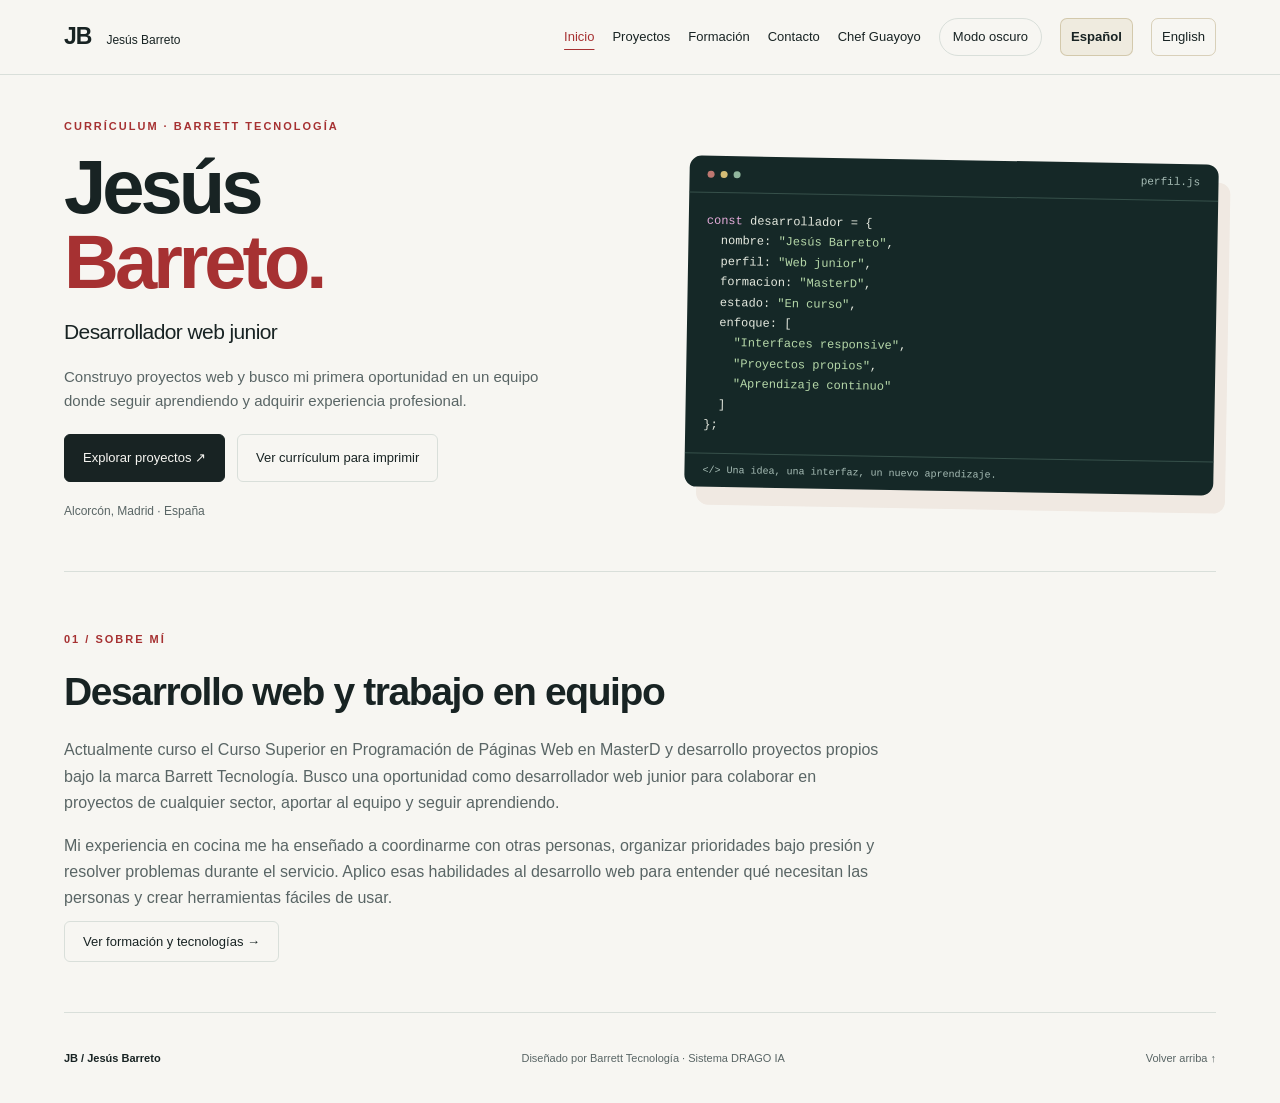
<file: index.html>
<!doctype html>
<html lang="es">
<head>
  <meta charset="utf-8">
  <meta name="viewport" content="width=device-width, initial-scale=1">
  <meta
    name="description"
    content="Currículum de Jesús Barreto, desarrollador web junior en formación. Proyectos web de Barrett Tecnología."
  >
  <title>Inicio | Jesús Barreto</title>
  <link rel="stylesheet" href="barrett.css">
  <script src="app.js" defer></script>
</head>
<body>
  <!-- BLOQUE 01 — Cabecera y navegación -->
  <header class="header">
    <a class="brand" href="index.html" aria-label="Volver al inicio">
      JB<span>Jesús Barreto</span>
    </a>

    <nav aria-label="Principal">
      <a href="index.html" aria-current="page">Inicio</a>
      <a href="proyectos.html">Proyectos</a>
      <a href="formacion.html">Formación</a>
      <a href="contacto.html">Contacto</a>
      <a href="chef-guayoyo.html">Chef Guayoyo</a>

      <button id="tema" type="button" aria-pressed="false">
        Modo oscuro
      </button>

      <span class="language-current" lang="es" aria-current="true">
        Español
      </span>

      <a
        class="language-switch"
        href="en/index.html"
        lang="en"
        hreflang="en"
        aria-label="Switch to English"
      >
        English
      </a>
    </nav>
  </header>

  <main id="inicio">
    <!-- BLOQUE 02 — Presentación profesional -->
    <section class="hero">
      <div>
        <p class="eyebrow">CURRÍCULUM · BARRETT TECNOLOGÍA</p>

        <h1>
          Jesús<br>
          <span>Barreto.</span>
        </h1>

        <p class="role">Desarrollador web junior</p>

        <p class="intro">
          Construyo proyectos web y busco mi primera oportunidad en un equipo
          donde seguir aprendiendo y adquirir experiencia profesional.
        </p>

        <div class="actions">
          <a class="button primary" href="proyectos.html">
            Explorar proyectos <span aria-hidden="true">↗</span>
          </a>

          <a class="button" href="curriculum-completo.html">
            Ver currículum para imprimir
          </a>
        </div>

        <p class="location">Alcorcón, Madrid · España</p>
      </div>

      <aside class="code" aria-label="Resumen del perfil en formato de código">
        <div class="code-top">
          <span></span>
          <span></span>
          <span></span>
          <p>perfil.js</p>
        </div>

        <pre><code><span class="purple">const</span> desarrollador = {
  nombre: <span class="green">"Jesús Barreto"</span>,
  perfil: <span class="green">"Web junior"</span>,
  formacion: <span class="green">"MasterD"</span>,
  estado: <span class="green">"En curso"</span>,
  enfoque: [
    <span class="green">"Interfaces responsive"</span>,
    <span class="green">"Proyectos propios"</span>,
    <span class="green">"Aprendizaje continuo"</span>
  ]
};</code></pre>

        <div class="code-bottom">
          &lt;/&gt; Una idea, una interfaz, un nuevo aprendizaje.
        </div>
      </aside>
    </section>

    <!-- BLOQUE 03 — Sobre mí -->
    <section class="about section" aria-labelledby="perfil">
      <p class="eyebrow">01 / SOBRE MÍ</p>
      <h2 id="perfil">Desarrollo web y trabajo en equipo</h2>

      <p>
        Actualmente curso el Curso Superior en Programación de Páginas Web en
        MasterD y desarrollo proyectos propios bajo la marca Barrett Tecnología.
        Busco una oportunidad como desarrollador web junior para colaborar en
        proyectos de cualquier sector, aportar al equipo y seguir aprendiendo.
      </p>

      <p>
        Mi experiencia en cocina me ha enseñado a coordinarme con otras personas,
        organizar prioridades bajo presión y resolver problemas durante el
        servicio. Aplico esas habilidades al desarrollo web para entender qué
        necesitan las personas y crear herramientas fáciles de usar.
      </p>

      <a class="button" href="formacion.html">
        Ver formación y tecnologías →
      </a>
    </section>
  </main>

  <!-- BLOQUE 04 — Pie de página -->
  <footer>
    <strong>JB / Jesús Barreto</strong>
    <p>Diseñado por Barrett Tecnología · Sistema DRAGO IA</p>
    <a href="#inicio">Volver arriba ↑</a>
  </footer>

  <!-- BLOQUE 05 — Ventana de detalles del proyecto -->
  <dialog id="project-dialog" aria-labelledby="dialog-title">
    <div class="dialog-toolbar">
      <span>EXPLORAR PROYECTO</span>

      <button type="button" id="ampliar-proyecto" aria-pressed="false">
        Ampliar ↗
      </button>

      <button
        type="button"
        id="cerrar-proyecto"
        aria-label="Cerrar detalles del proyecto"
      >
        Cerrar ×
      </button>
    </div>

    <div id="dialog-content"></div>
  </dialog>
</body>
</html>
</file>
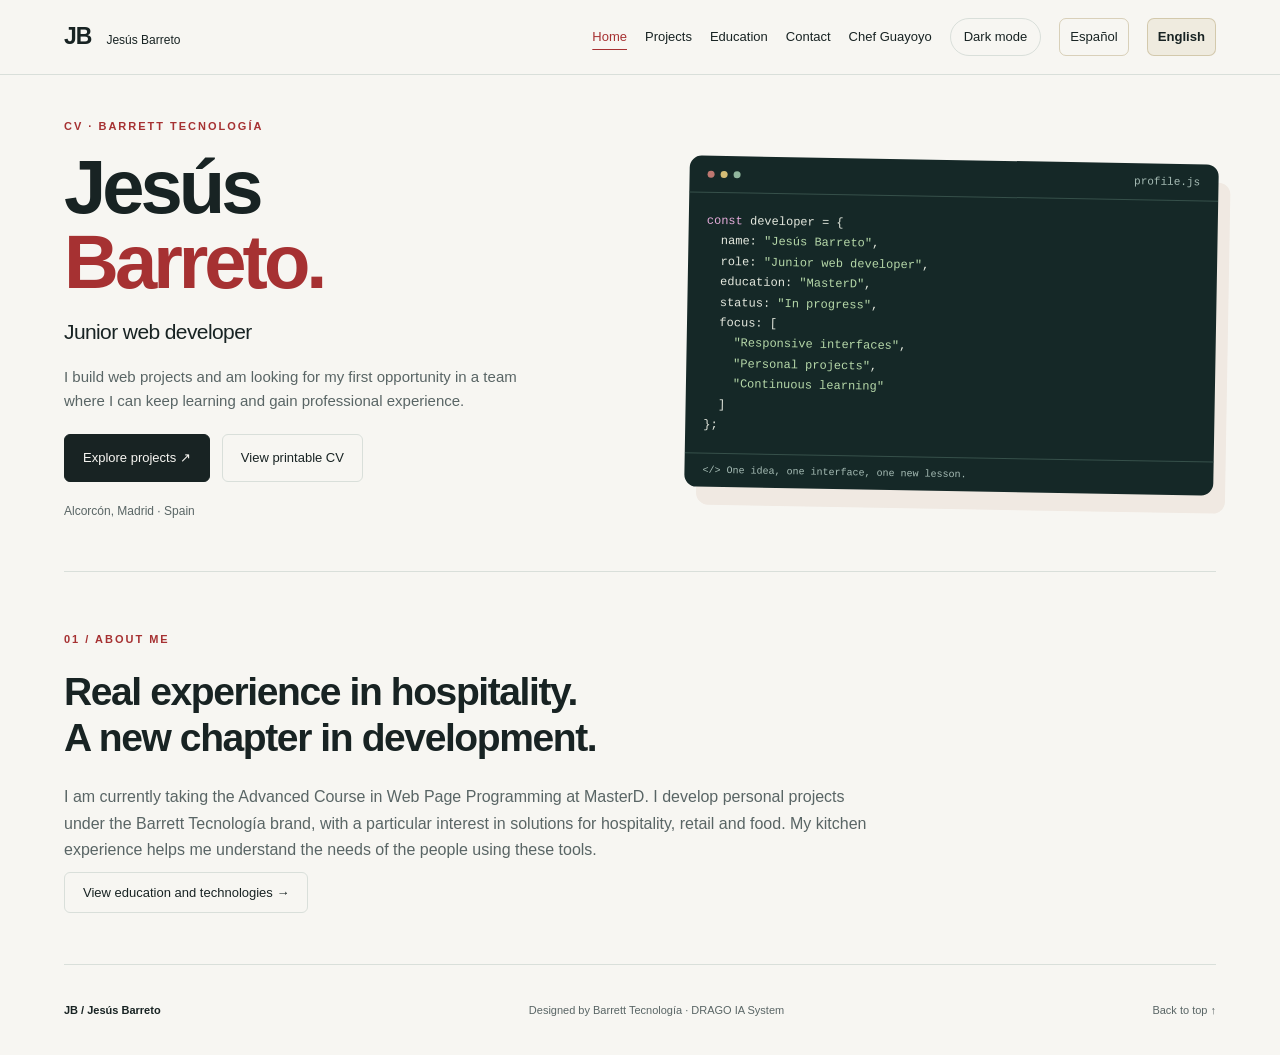
<file: en - copia/index.html>
<!doctype html>

<html lang="en">

<head>

<meta charset="utf-8"><meta name="viewport" content="width=device-width,initial-scale=1">

<meta name="description" content="Jesús Barreto, junior web developer in training. Web projects by Barrett Tecnología.">

<title>Home | Jesús Barreto</title>

<link rel="stylesheet" href="../barrett.css"><script src="../app.js" defer></script>

<link rel="alternate" hreflang="es" href="../index.html"><link rel="alternate" hreflang="en" href="index.html"></head>

<body>

<header class="header"><a class="brand" href="index.html" aria-label="Back to home">JB<span>Jesús Barreto</span></a><nav aria-label="Main navigation"><a href="index.html" aria-current="page">Home</a><a href="proyectos.html">Projects</a><a href="formacion.html">Education</a><a href="contacto.html">Contact</a><a href="chef-guayoyo.html">Chef Guayoyo</a><button id="tema" type="button" aria-pressed="false">Dark mode</button><a class="language-switch" href="../index.html" lang="es" hreflang="es" aria-label="Cambiar a español">Español</a><span class="language-current" lang="en" aria-current="true">English</span></nav></header>

<main id="inicio">

<section class="hero"><div><p class="eyebrow">CV · BARRETT TECNOLOGÍA</p><h1>Jesús<br><span>Barreto.</span></h1><p class="role">Junior web developer</p><p class="intro">I build web projects and am looking for my first opportunity in a team where I can keep learning and gain professional experience.</p><div class="actions"><a class="button primary" href="proyectos.html">Explore projects <span aria-hidden="true">↗</span></a><a href="curriculum-completo.html" class="button">View printable CV</a></div><p class="location">Alcorcón, Madrid · Spain</p></div><aside class="code" aria-label="Profile summary as code"><div class="code-top"><span></span><span></span><span></span><p>profile.js</p></div><pre><code><span class="purple">const</span> developer = {
  name: <span class="green">"Jesús Barreto"</span>,
  role: <span class="green">"Junior web developer"</span>,
  education: <span class="green">"MasterD"</span>,
  status: <span class="green">"In progress"</span>,
  focus: [
    <span class="green">"Responsive interfaces"</span>,
    <span class="green">"Personal projects"</span>,
    <span class="green">"Continuous learning"</span>
  ]
};</code></pre><div class="code-bottom">&lt;/&gt; One idea, one interface, one new lesson.</div></aside></section>

<section class="about section" aria-labelledby="perfil"><p class="eyebrow">01 / ABOUT ME</p><h2 id="perfil">Real experience in hospitality.<br>A new chapter in development.</h2><p>I am currently taking the Advanced Course in Web Page Programming at MasterD. I develop personal projects under the Barrett Tecnología brand, with a particular interest in solutions for hospitality, retail and food. My kitchen experience helps me understand the needs of the people using these tools.</p><a href="formacion.html" class="button">View education and technologies →</a></section>

</main><footer><strong>JB / Jesús Barreto</strong><p>Designed by Barrett Tecnología · DRAGO IA System</p><a href="#inicio">Back to top ↑</a></footer>

<dialog id="project-dialog" aria-labelledby="dialog-title"><div class="dialog-toolbar"><span>EXPLORE PROJECT</span><button type="button" id="ampliar-proyecto" aria-pressed="false">Enlarge ↗</button><button type="button" id="cerrar-proyecto" aria-label="Close project details">Close ×</button></div><div id="dialog-content"></div></dialog></body></html>
</file>
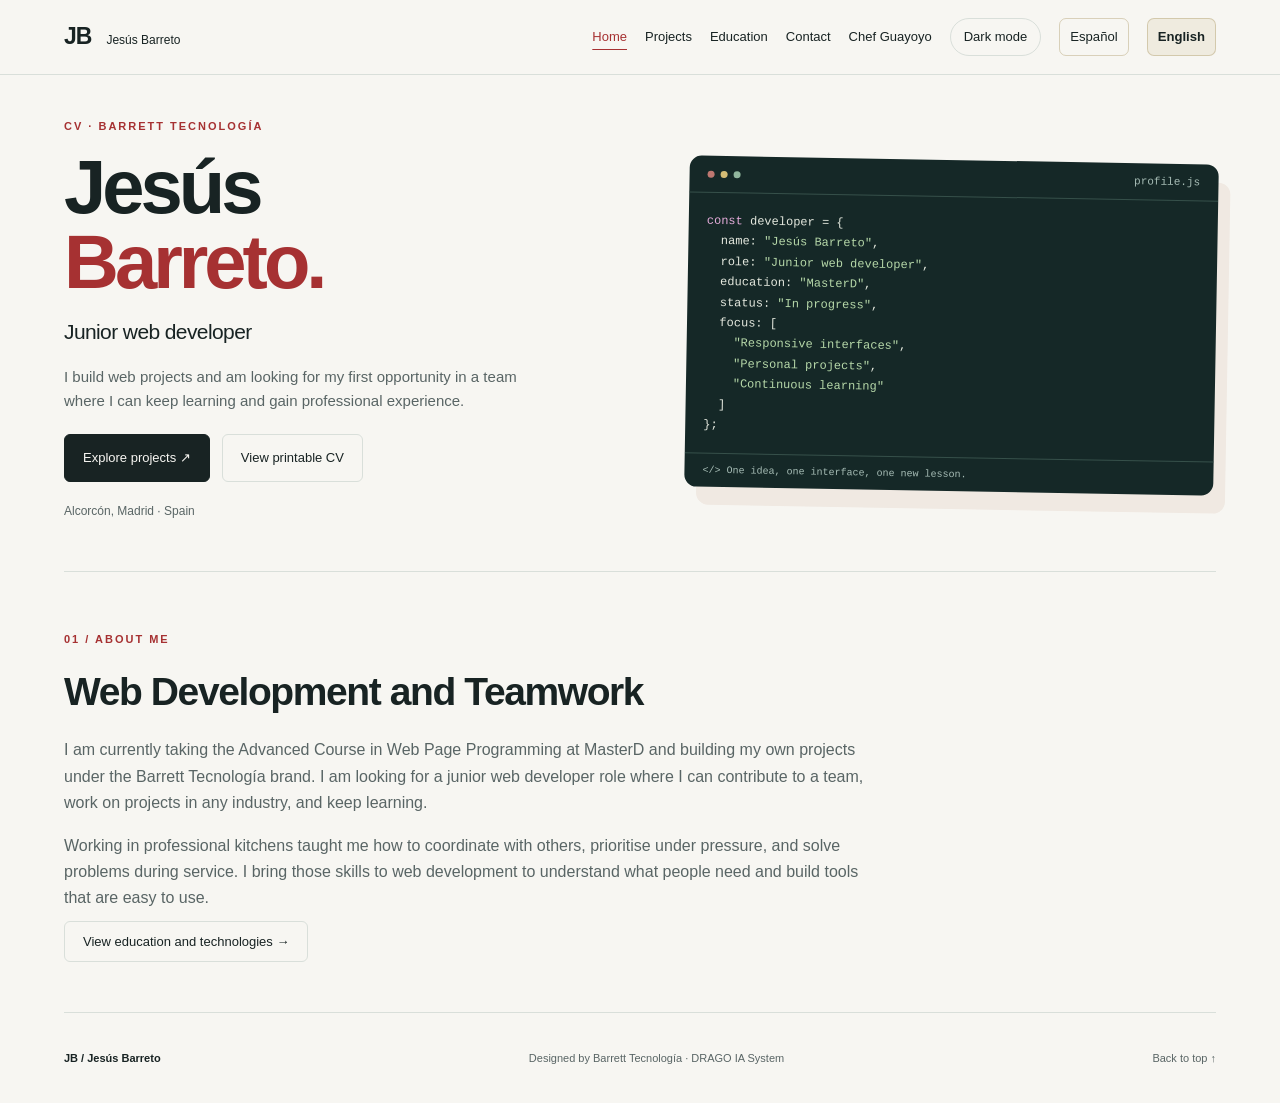
<file: en/index.html>
<!doctype html>
<html lang="en">
<head>
  <meta charset="utf-8">
  <meta name="viewport" content="width=device-width, initial-scale=1">
  <meta
    name="description"
    content="Jesús Barreto, junior web developer in training. Web projects by Barrett Tecnología."
  >
  <title>Home | Jesús Barreto</title>
  <link rel="stylesheet" href="../barrett.css">
  <script src="../app.js" defer></script>
  <link rel="alternate" hreflang="es" href="../index.html">
  <link rel="alternate" hreflang="en" href="index.html">
</head>

<body>
  <!-- BLOCK 01 — Header and navigation -->
  <header class="header">
    <a class="brand" href="index.html" aria-label="Back to home">
      JB<span>Jesús Barreto</span>
    </a>

    <nav aria-label="Main navigation">
      <a href="index.html" aria-current="page">Home</a>
      <a href="proyectos.html">Projects</a>
      <a href="formacion.html">Education</a>
      <a href="contacto.html">Contact</a>
      <a href="chef-guayoyo.html">Chef Guayoyo</a>

      <button id="tema" type="button" aria-pressed="false">
        Dark mode
      </button>

      <a
        class="language-switch"
        href="../index.html"
        lang="es"
        hreflang="es"
        aria-label="Cambiar a español"
      >
        Español
      </a>

      <span class="language-current" lang="en" aria-current="true">
        English
      </span>
    </nav>
  </header>

  <main id="inicio">
    <!-- BLOCK 02 — Professional introduction -->
    <section class="hero">
      <div>
        <p class="eyebrow">CV · BARRETT TECNOLOGÍA</p>

        <h1>
          Jesús<br>
          <span>Barreto.</span>
        </h1>

        <p class="role">Junior web developer</p>

        <p class="intro">
          I build web projects and am looking for my first opportunity in a
          team where I can keep learning and gain professional experience.
        </p>

        <div class="actions">
          <a class="button primary" href="proyectos.html">
            Explore projects <span aria-hidden="true">↗</span>
          </a>

          <a class="button" href="curriculum-completo.html">
            View printable CV
          </a>
        </div>

        <p class="location">Alcorcón, Madrid · Spain</p>
      </div>

      <aside class="code" aria-label="Profile summary as code">
        <div class="code-top">
          <span></span>
          <span></span>
          <span></span>
          <p>profile.js</p>
        </div>

        <pre><code><span class="purple">const</span> developer = {
  name: <span class="green">"Jesús Barreto"</span>,
  role: <span class="green">"Junior web developer"</span>,
  education: <span class="green">"MasterD"</span>,
  status: <span class="green">"In progress"</span>,
  focus: [
    <span class="green">"Responsive interfaces"</span>,
    <span class="green">"Personal projects"</span>,
    <span class="green">"Continuous learning"</span>
  ]
};</code></pre>

        <div class="code-bottom">
          &lt;/&gt; One idea, one interface, one new lesson.
        </div>
      </aside>
    </section>

    <!-- BLOCK 03 — About me -->
    <section class="about section" aria-labelledby="perfil">
      <p class="eyebrow">01 / ABOUT ME</p>
      <h2 id="perfil">Web Development and Teamwork</h2>

      <p>
        I am currently taking the Advanced Course in Web Page Programming
        at MasterD and building my own projects under the Barrett Tecnología
        brand. I am looking for a junior web developer role where I can
        contribute to a team, work on projects in any industry, and keep
        learning.
      </p>

      <p>
        Working in professional kitchens taught me how to coordinate with
        others, prioritise under pressure, and solve problems during service.
        I bring those skills to web development to understand what people
        need and build tools that are easy to use.
      </p>

      <a class="button" href="formacion.html">
        View education and technologies →
      </a>
    </section>
  </main>

  <!-- BLOCK 04 — Footer -->
  <footer>
    <strong>JB / Jesús Barreto</strong>
    <p>Designed by Barrett Tecnología · DRAGO IA System</p>
    <a href="#inicio">Back to top ↑</a>
  </footer>

  <!-- BLOCK 05 — Project details dialog -->
  <dialog id="project-dialog" aria-labelledby="dialog-title">
    <div class="dialog-toolbar">
      <span>EXPLORE PROJECT</span>

      <button type="button" id="ampliar-proyecto" aria-pressed="false">
        Enlarge ↗
      </button>

      <button
        type="button"
        id="cerrar-proyecto"
        aria-label="Close project details"
      >
        Close ×
      </button>
    </div>

    <div id="dialog-content"></div>
  </dialog>
</body>
</html>
</file>
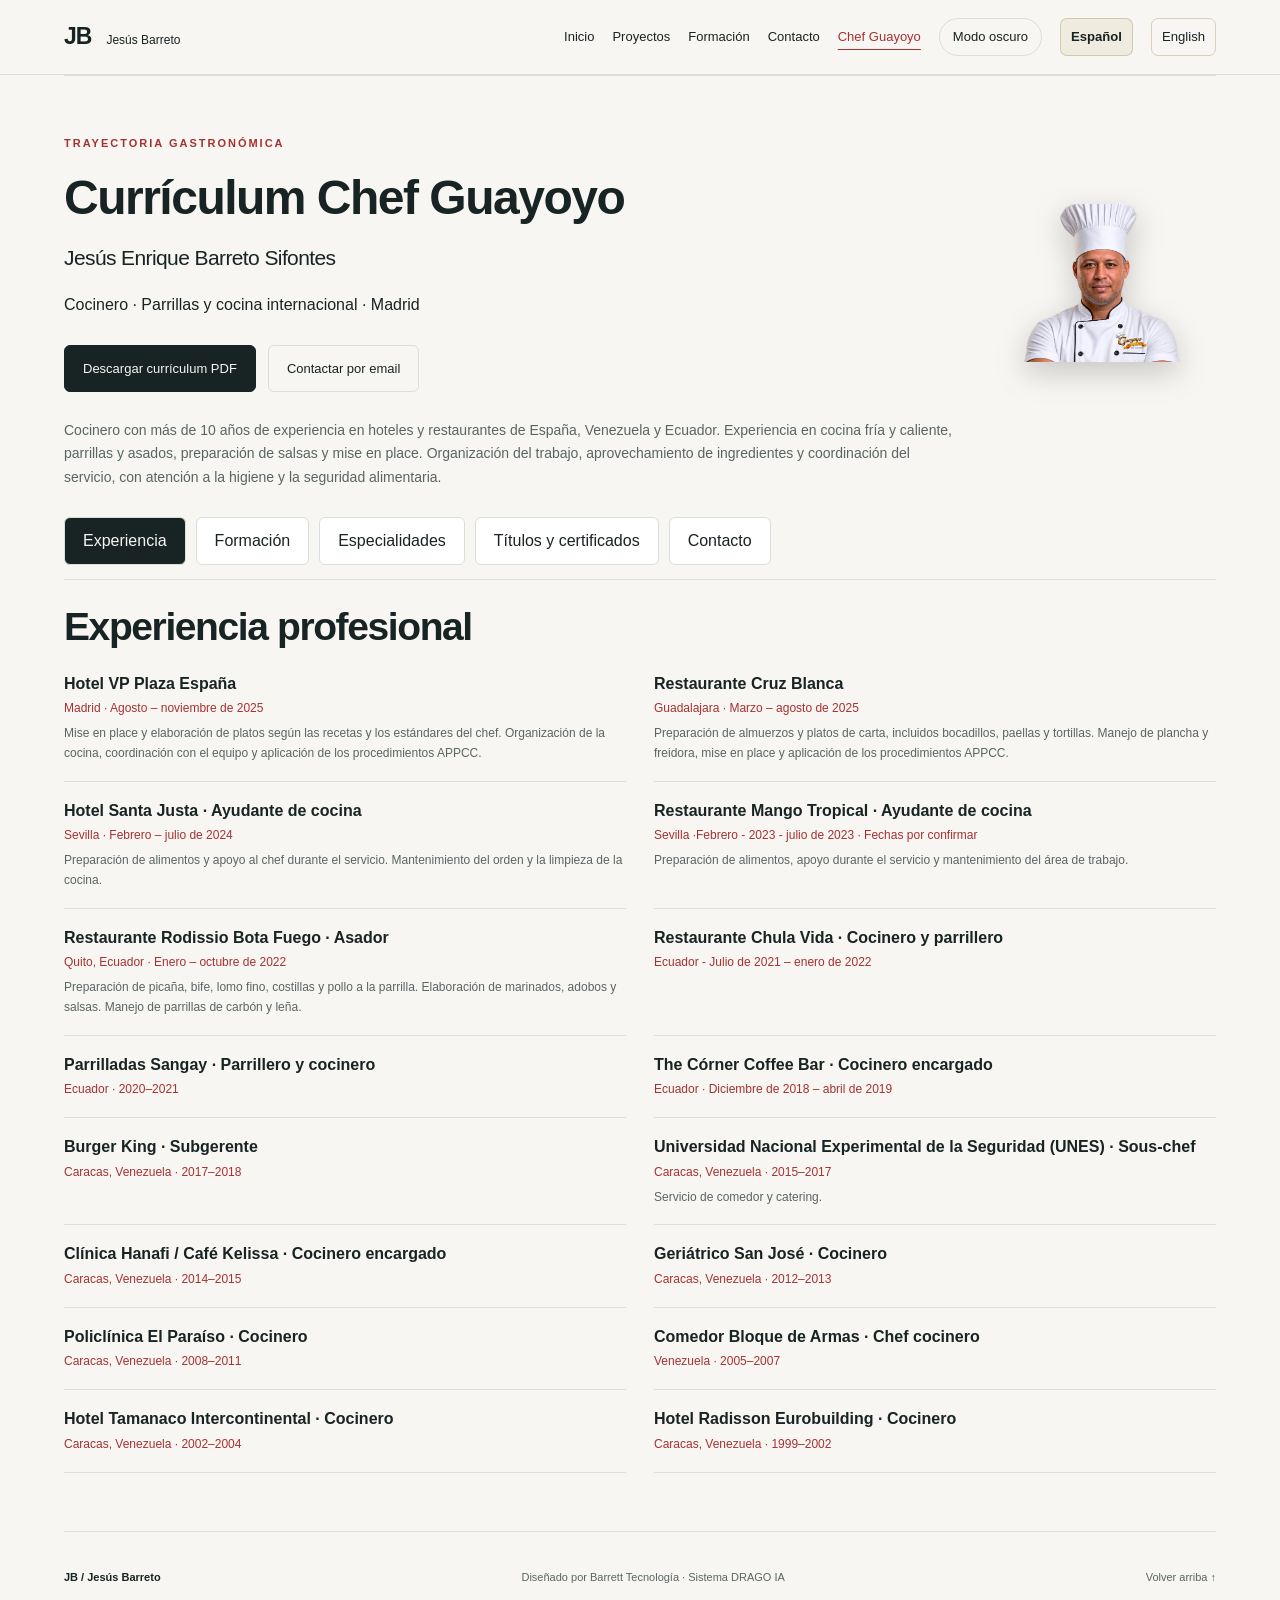
<file: chef-guayoyo.html>
<!doctype html>
<html lang="es">
<head>
  <meta charset="utf-8">
  <meta name="viewport" content="width=device-width, initial-scale=1">
  <meta name="description" content="Currículum de Jesús Barreto, desarrollador web junior en formación. Proyectos web de Barrett Tecnología.">
  <title>Currículum Chef Guayoyo | Jesús Barreto</title>
  <link rel="stylesheet" href="barrett.css">
  <script src="app.js" defer></script>
</head>

<body>
  <!-- BLOQUE 01 — Cabecera y navegación -->
  <header class="header">
    <a class="brand" href="index.html" aria-label="Volver al inicio">JB<span>Jesús Barreto</span></a>

    <nav aria-label="Principal">
      <a href="index.html">Inicio</a>
      <a href="proyectos.html">Proyectos</a>
      <a href="formacion.html">Formación</a>
      <a href="contacto.html">Contacto</a>
      <a href="chef-guayoyo.html" aria-current="page">Chef Guayoyo</a>
      <button id="tema" type="button" aria-pressed="false">Modo oscuro</button>
      <span class="language-current" lang="es" aria-current="true">Español</span>
      <a class="language-switch" href="en/chef-guayoyo.html" lang="en" hreflang="en" aria-label="Switch to English">English</a>
    </nav>
  </header>

  <main id="inicio">
    <section class="section chef-cv">
      <!-- BLOQUE 02 — Presentación y pestañas -->
      <p class="eyebrow">TRAYECTORIA GASTRONÓMICA</p>

      <img
        class="chef-portrait"
        src="assets/chef-guayoyo.png"
        alt="Jesús Enrique Barreto Sifontes, Chef Guayoyo, con uniforme de cocina"
      >

      <h1 class="chef-title">Currículum Chef Guayoyo</h1>
      <p class="role">Jesús Enrique Barreto Sifontes</p>
      <p>Cocinero · Parrillas y cocina internacional · Madrid</p>

      <div class="actions">
        <a class="button primary" href="assets/Curriculum_Cocinero_Jesus_Barreto.pdf" download>
          Descargar currículum PDF
        </a>
        <a class="button" href="mailto:jbarreto1622@gmail.com">Contactar por email</a>
      </div>

      <p class="chef-profile">
        Cocinero con más de 10 años de experiencia en hoteles y restaurantes
        de España, Venezuela y Ecuador. Experiencia en cocina fría y caliente,
        parrillas y asados, preparación de salsas y mise en place. Organización
        del trabajo, aprovechamiento de ingredientes y coordinación del servicio,
        con atención a la higiene y la seguridad alimentaria.
      </p>

      <div class="chef-tabs" role="tablist" aria-label="Apartados del currículum de cocina">
        <button
          type="button"
          role="tab"
          id="chef-tab-experiencia"
          aria-controls="chef-experiencia"
          aria-selected="true"
        >Experiencia</button>

        <button
          type="button"
          role="tab"
          id="chef-tab-formacion"
          aria-controls="chef-formacion"
          aria-selected="false"
          tabindex="-1"
        >Formación</button>

        <button
          type="button"
          role="tab"
          id="chef-tab-especialidades"
          aria-controls="chef-especialidades"
          aria-selected="false"
          tabindex="-1"
        >Especialidades</button>

        <button
          type="button"
          role="tab"
          id="chef-tab-titulos"
          aria-controls="chef-titulos"
          aria-selected="false"
          tabindex="-1"
        >Títulos y certificados</button>

        <button
          type="button"
          role="tab"
          id="chef-tab-contacto"
          aria-controls="chef-contacto"
          aria-selected="false"
          tabindex="-1"
        >Contacto</button>
      </div>

      <!-- BLOQUE 03 — Experiencia profesional -->
<div id="chef-experiencia" role="tabpanel" aria-labelledby="chef-tab-experiencia">
  <h2>Experiencia profesional</h2>

  <div class="chef-jobs">
    <article class="chef-job">
      <h3>Hotel VP Plaza España</h3>
      <p class="chef-date">Madrid · Agosto – noviembre de 2025</p>
      <p>
        Mise en place y elaboración de platos según las recetas y los estándares
        del chef. Organización de la cocina, coordinación con el equipo y
        aplicación de los procedimientos APPCC.
      </p>
    </article>

    <article class="chef-job">
      <h3>Restaurante Cruz Blanca</h3>
      <p class="chef-date">Guadalajara · Marzo – agosto de 2025</p>
      <p>
        Preparación de almuerzos y platos de carta, incluidos bocadillos, paellas
        y tortillas. Manejo de plancha y freidora, mise en place y aplicación
        de los procedimientos APPCC.
      </p>
    </article>

    <article class="chef-job">
      <h3>Hotel Santa Justa · Ayudante de cocina</h3>
      <p class="chef-date">Sevilla · Febrero – julio de 2024</p>
      <p>
        Preparación de alimentos y apoyo al chef durante el servicio.
        Mantenimiento del orden y la limpieza de la cocina.
      </p>
    </article>

    <article class="chef-job">
      <h3>Restaurante Mango Tropical · Ayudante de cocina</h3>
      <p class="chef-date">Sevilla ·Febrero - 2023 - julio de 2023 · Fechas por confirmar</p>
      <p>
        Preparación de alimentos, apoyo durante el servicio y mantenimiento
        del área de trabajo.
      </p>
    </article>

    <article class="chef-job">
      <h3>Restaurante Rodissio Bota Fuego · Asador</h3>
      <p class="chef-date">Quito, Ecuador · Enero – octubre de 2022</p>
      <p>
        Preparación de picaña, bife, lomo fino, costillas y pollo a la parrilla.
        Elaboración de marinados, adobos y salsas. Manejo de parrillas de carbón
        y leña.
      </p>
    </article>

    <article class="chef-job">
      <h3>Restaurante Chula Vida · Cocinero y parrillero</h3>
      <p class="chef-date">Ecuador - Julio de 2021 – enero de 2022</p>
    </article>

    <article class="chef-job">
      <h3>Parrilladas Sangay · Parrillero y cocinero</h3>
      <p class="chef-date">Ecuador · 2020–2021</p>
    </article>

    <article class="chef-job">
      <h3>The Córner Coffee Bar · Cocinero encargado</h3>
      <p class="chef-date">Ecuador · Diciembre de 2018 – abril de 2019</p>
    </article>

    <article class="chef-job">
      <h3>Burger King · Subgerente</h3>
      <p class="chef-date">Caracas, Venezuela · 2017–2018</p>
    </article>

    <article class="chef-job">
      <h3>Universidad Nacional Experimental de la Seguridad (UNES) · Sous-chef</h3>
      <p class="chef-date">Caracas, Venezuela · 2015–2017</p>
      <p>Servicio de comedor y catering.</p>
    </article>

    <article class="chef-job">
      <h3>Clínica Hanafi / Café Kelissa · Cocinero encargado</h3>
      <p class="chef-date">Caracas, Venezuela · 2014–2015</p>
    </article>

    <article class="chef-job">
      <h3>Geriátrico San José · Cocinero</h3>
      <p class="chef-date">Caracas, Venezuela · 2012–2013</p>
    </article>

    <article class="chef-job">
      <h3>Policlínica El Paraíso · Cocinero</h3>
      <p class="chef-date">Caracas, Venezuela · 2008–2011</p>
    </article>

    <article class="chef-job">
      <h3>Comedor Bloque de Armas · Chef cocinero</h3>
      <p class="chef-date">Venezuela · 2005–2007</p>
    </article>

    <article class="chef-job">
      <h3>Hotel Tamanaco Intercontinental · Cocinero</h3>
      <p class="chef-date">Caracas, Venezuela · 2002–2004</p>
    </article>

    <article class="chef-job">
      <h3>Hotel Radisson Eurobuilding · Cocinero</h3>
      <p class="chef-date">Caracas, Venezuela · 1999–2002</p>
    </article>
  </div>
</div>

      <!-- BLOQUE 04 — Formación gastronómica -->
      <div id="chef-formacion" role="tabpanel" aria-labelledby="chef-tab-formacion">
        <h2>Formación gastronómica</h2>

        <ul class="feature-list">
          <li>
            <strong>En curso · Curso de Cocina Profesional</strong><br>
            Campus Training.<br>
            Formación en técnicas culinarias, seguridad alimentaria, conservación
            de alimentos y gestión de cocina.
          </li>

          <li>
            <strong>2025 · Curso de Cocina Internacional</strong><br>
            Fundación Impulsarse para el Desarrollo del Empleo y la Integración Social.
          </li>

          <li>
            <strong>2018 · Chef Profesional</strong><br>
            Instituto Venezolano de Gastronomía (IVEGA).
          </li>

          <li>
            <strong>2010 · Técnico Medio mención Nutrición y Dietética</strong>
            — Rapisalud · 2000 horas.
          </li>

          <li>
            <strong>1998 · Cocina Básica</strong><br>
            INCE.
          </li>

          <li>
            <strong>2007 · Taller de hojaldre y croissant</strong><br>
            Centro Gastronómico de Caracas.
          </li>
        </ul>
      </div>

      <!-- BLOQUE 05 — Especialidades y competencias -->
      <div id="chef-especialidades" role="tabpanel" aria-labelledby="chef-tab-especialidades">
        <h2>Especialidades y competencias</h2>

        <div class="chef-columns">
          <div>
            <h3>Cocina</h3>
            <ul class="feature-list">
              <li>Parrillas y asados con brasas, carbón y leña.</li>
              <li>Cortes de carne, marinados, adobos y salsas.</li>
              <li>Cocina fría y caliente; demi-glace, sopas, cremas y estofados.</li>
              <li>Pastas, pescados, rebozados, rellenos y preparaciones al horno.</li>
              <li>Cocina ecuatoriana, salsas para pastas y preparaciones a la barbacoa.</li>
            </ul>
          </div>

          <div>
            <h3>Organización y servicio</h3>
            <ul class="feature-list">
              <li>Mise en place, cartas y menús ejecutivos.</li>
              <li>Inventarios y aprovechamiento de insumos.</li>
              <li>Bufés y eventos gastronómicos.</li>
              <li>Higiene, seguridad alimentaria y APPCC.</li>
              <li>Trabajo en equipo, adaptación y servicio bajo presión.</li>
            </ul>
          </div>
        </div>

        <p><strong>Idioma:</strong> español nativo.</p>
      </div>

      <!-- BLOQUE 06 — Títulos y certificados -->
      <div id="chef-titulos" role="tabpanel" aria-labelledby="chef-tab-titulos">
        <h2>Títulos y certificados</h2>
        <p class="certificate-intro">
          Mi formación y reconocimientos. Abre cada fotografía para consultar el documento completo.
        </p>

        <div class="certificate-grid">
          <article class="certificate-card">
            <div class="certificate-frame">
              <img
                src="assets/certificados/certificado-01.jpg"
                alt="Profesional en Artes Culinarias — IVEGA · 2018"
                loading="lazy"
              >
            </div>
            <h3>Profesional en Artes Culinarias</h3>
            <p>IVEGA · 2018</p>
            <button type="button" class="button certificate-open" aria-haspopup="dialog" aria-controls="certificate-dialog">
              Ver documento ↗<span class="sr-only"> Profesional en Artes Culinarias</span>
            </button>
          </article>

          <article class="certificate-card">
            <div class="certificate-frame">
              <img
                src="assets/certificados/certificado-02.jpg"
                alt="Cocina Caliente — INCE · 1999"
                loading="lazy"
              >
            </div>
            <h3>Cocina Caliente</h3>
            <p>INCE · 1999</p>
            <button type="button" class="button certificate-open" aria-haspopup="dialog" aria-controls="certificate-dialog">
              Ver documento ↗<span class="sr-only"> Cocina Caliente</span>
            </button>
          </article>

          <article class="certificate-card">
            <div class="certificate-frame">
              <img
                src="assets/certificados/certificado-03.jpg"
                alt="Educación Media General en Ciencias — Liceo Nacional Adulto Ezequiel Zamora · 2011"
                loading="lazy"
              >
            </div>
            <h3>Educación Media General en Ciencias</h3>
            <p>Liceo Nacional Adulto Ezequiel Zamora · 2011</p>
            <button type="button" class="button certificate-open" aria-haspopup="dialog" aria-controls="certificate-dialog">
              Ver documento ↗<span class="sr-only"> Educación Media General en Ciencias</span>
            </button>
          </article>

          <article class="certificate-card">
            <div class="certificate-frame">
              <img
                src="assets/certificados/certificado-04.jpg"
                alt="Manipulación de Alimentos — Corporación de Salud del Estado Miranda · 8 horas"
                loading="lazy"
              >
            </div>
            <h3>Manipulación de Alimentos</h3>
            <p>Corporación de Salud del Estado Miranda · 8 horas</p>
            <button type="button" class="button certificate-open" aria-haspopup="dialog" aria-controls="certificate-dialog">
              Ver documento ↗<span class="sr-only"> Manipulación de Alimentos</span>
            </button>
          </article>

          <article class="certificate-card">
            <div class="certificate-frame">
              <img
                src="assets/certificados/certificado-05.jpg"
                alt="Relaciones Humanas — Instituto de Capacitación Turística · 1998 · 20 horas"
                loading="lazy"
              >
            </div>
            <h3>Relaciones Humanas</h3>
            <p>Instituto de Capacitación Turística · 1998 · 20 horas</p>
            <button type="button" class="button certificate-open" aria-haspopup="dialog" aria-controls="certificate-dialog">
              Ver documento ↗<span class="sr-only"> Relaciones Humanas</span>
            </button>
          </article>

          <article class="certificate-card">
            <div class="certificate-frame">
              <img
                src="assets/certificados/certificado-06.jpg"
                alt="Cocina Caliente — Eurobuilding Hotel &amp; Suites · 1999"
                loading="lazy"
              >
            </div>
            <h3>Cocina Caliente</h3>
            <p>Eurobuilding Hotel &amp; Suites · 1999</p>
            <button type="button" class="button certificate-open" aria-haspopup="dialog" aria-controls="certificate-dialog">
              Ver documento ↗<span class="sr-only"> Cocina Caliente</span>
            </button>
          </article>

          <article class="certificate-card">
            <div class="certificate-frame">
              <img
                src="assets/certificados/certificado-07.jpg"
                alt="Básico de Cocina — Instituto de Capacitación Turística · 1998 · 635 horas"
                loading="lazy"
              >
            </div>
            <h3>Básico de Cocina</h3>
            <p>Instituto de Capacitación Turística · 1998 · 635 horas</p>
            <button type="button" class="button certificate-open" aria-haspopup="dialog" aria-controls="certificate-dialog">
              Ver documento ↗<span class="sr-only"> Básico de Cocina</span>
            </button>
          </article>

          <article class="certificate-card">
            <div class="certificate-frame">
              <img
                src="assets/certificados/certificado-08.jpg"
                alt="Higiene y Manipulación de Alimentos — Instituto de Capacitación Turística · 1998 · 30 horas"
                loading="lazy"
              >
            </div>
            <h3>Higiene y Manipulación de Alimentos</h3>
            <p>Instituto de Capacitación Turística · 1998 · 30 horas</p>
            <button type="button" class="button certificate-open" aria-haspopup="dialog" aria-controls="certificate-dialog">
              Ver documento ↗<span class="sr-only"> Higiene y Manipulación de Alimentos</span>
            </button>
          </article>

          <article class="certificate-card">
            <div class="certificate-frame">
              <img
                src="assets/certificados/certificado-09.jpg"
                alt="Introducción a la Hotelería — Instituto de Capacitación Turística · 1998 · 20 horas"
                loading="lazy"
              >
            </div>
            <h3>Introducción a la Hotelería</h3>
            <p>Instituto de Capacitación Turística · 1998 · 20 horas</p>
            <button type="button" class="button certificate-open" aria-haspopup="dialog" aria-controls="certificate-dialog">
              Ver documento ↗<span class="sr-only"> Introducción a la Hotelería</span>
            </button>
          </article>

          <article class="certificate-card">
            <div class="certificate-frame">
              <img
                src="assets/certificados/certificado-10.jpg"
                alt="Técnico Medio mención Nutrición y Dietética — Rapisalud · Diploma · 2010"
                loading="lazy"
              >
            </div>
            <h3>Técnico Medio mención Nutrición y Dietética</h3>
            <p>Rapisalud · Diploma · 2010</p>
            <button type="button" class="button certificate-open" aria-haspopup="dialog" aria-controls="certificate-dialog">
              Ver documento ↗<span class="sr-only"> Técnico Medio mención Nutrición y Dietética</span>
            </button>
          </article>

          <article class="certificate-card">
            <div class="certificate-frame">
              <img
                src="assets/certificados/certificado-11.jpg"
                alt="We Know What It Takes — InterContinental · 2002 · 5 horas"
                loading="lazy"
              >
            </div>
            <h3>We Know What It Takes</h3>
            <p>InterContinental · 2002 · 5 horas</p>
            <button type="button" class="button certificate-open" aria-haspopup="dialog" aria-controls="certificate-dialog">
              Ver documento ↗<span class="sr-only"> We Know What It Takes</span>
            </button>
          </article>

          <article class="certificate-card">
            <div class="certificate-frame">
              <img
                src="assets/certificados/certificado-12.jpg"
                alt="Premio Águila — Tamanaco InterContinental · 2002"
                loading="lazy"
              >
            </div>
            <h3>Premio Águila</h3>
            <p>Tamanaco InterContinental · 2002</p>
            <button type="button" class="button certificate-open" aria-haspopup="dialog" aria-controls="certificate-dialog">
              Ver documento ↗<span class="sr-only"> Premio Águila</span>
            </button>
          </article>

          <article class="certificate-card">
            <div class="certificate-frame">
              <img
                src="assets/certificados/certificado-13.jpg"
                alt="Nutrición y Dietética — Rapisalud · Certificado · 2010 · 2000 horas"
                loading="lazy"
              >
            </div>
            <h3>Nutrición y Dietética</h3>
            <p>Rapisalud · Certificado · 2010 · 2000 horas</p>
            <button type="button" class="button certificate-open" aria-haspopup="dialog" aria-controls="certificate-dialog">
              Ver documento ↗<span class="sr-only"> Nutrición y Dietética</span>
            </button>
          </article>

          <article class="certificate-card">
            <div class="certificate-frame">
              <img
                src="assets/certificados/certificado-14.jpg"
                alt="Nutrición y Dietética — Rapisalud · Credencial · 2010"
                loading="lazy"
              >
            </div>
            <h3>Nutrición y Dietética</h3>
            <p>Rapisalud · Credencial · 2010</p>
            <button type="button" class="button certificate-open" aria-haspopup="dialog" aria-controls="certificate-dialog">
              Ver documento ↗<span class="sr-only"> Nutrición y Dietética</span>
            </button>
          </article>

          <article class="certificate-card">
            <div class="certificate-frame">
              <img
                src="assets/certificados/certificado-15.jpg"
                alt="Cocina Internacional HOTR0010 — Fundación Impulsarse · 2025 · 30 horas"
                loading="lazy"
              >
            </div>
            <h3>Cocina Internacional HOTR0010</h3>
            <p>Fundación Impulsarse · 2025 · 30 horas</p>
            <button type="button" class="button certificate-open" aria-haspopup="dialog" aria-controls="certificate-dialog">
              Ver documento ↗<span class="sr-only"> Cocina Internacional HOTR0010</span>
            </button>
          </article>
        </div>

        <div class="project-pagination">
          <button type="button" class="button" id="cert-anterior">← Anterior</button>
          <p id="cert-pagina" aria-live="polite"></p>
          <button type="button" class="button" id="cert-siguiente">Siguiente →</button>
        </div>
      </div>

      <!-- BLOQUE 07 — Contacto profesional -->
      <div id="chef-contacto" role="tabpanel" aria-labelledby="chef-tab-contacto" hidden>
        <h2>Mi siguiente paso: seguir creciendo en cocina.</h2>
        <p>
          Busco una oportunidad como cocinero para aportar mi experiencia en
          cocina fría, caliente y parrillas, integrarme en un equipo y seguir
          creciendo profesionalmente.
        </p>
        <p>Contacto profesional · Chef Guayoyo · Alcorcón, Madrid</p>

        <div class="actions">
          <a class="button primary" href="mailto:jbarreto1622@gmail.com?subject=Oportunidad%20de%20trabajo%20en%20cocina">
            Enviar email
          </a>
          <a
            class="button"
            href="https://wa.me/34689345235?text=Hola%20Jes%C3%BAs%2C%20te%20contacto%20por%20tu%20curr%C3%ADculum%20de%20cocinero"
            target="_blank"
            rel="noopener noreferrer"
          >WhatsApp · +34 689 345 235</a>
        </div>

        <p><a href="mailto:jbarreto1622@gmail.com">jbarreto1622@gmail.com</a></p>

        <a class="button" href="assets/Curriculum_Cocinero_Jesus_Barreto.pdf" download>
          Descargar currículum de cocinero PDF
        </a>
      </div>
    </section>
  </main>

  <!-- BLOQUE 08 — Pie de página -->
  <footer>
    <strong>JB / Jesús Barreto</strong>
    <p>Diseñado por Barrett Tecnología · Sistema DRAGO IA</p>
    <a href="#inicio">Volver arriba ↑</a>
  </footer>

  <!-- BLOQUE 09 — Ventanas de proyectos y certificados -->
  <dialog id="project-dialog" aria-labelledby="dialog-title">
    <div class="dialog-toolbar">
      <span>EXPLORAR PROYECTO</span>
      <button type="button" id="ampliar-proyecto" aria-pressed="false">Ampliar ↗</button>
      <button type="button" id="cerrar-proyecto" aria-label="Cerrar detalles del proyecto">Cerrar ×</button>
    </div>

    <div id="dialog-content"></div>
  </dialog>

  <dialog id="certificate-dialog" aria-labelledby="certificate-title">
    <div class="dialog-toolbar">
      <h2 id="certificate-title"></h2>
      <button id="cert-zoom" type="button" aria-pressed="false">Ampliar ↗</button>
      <button id="cert-cerrar" type="button">Cerrar ×</button>
    </div>

    <div class="certificate-view">
      <img id="certificate-image" alt="">
    </div>

    <p id="certificate-caption"></p>
  </dialog>
</body>
</html>
</file>
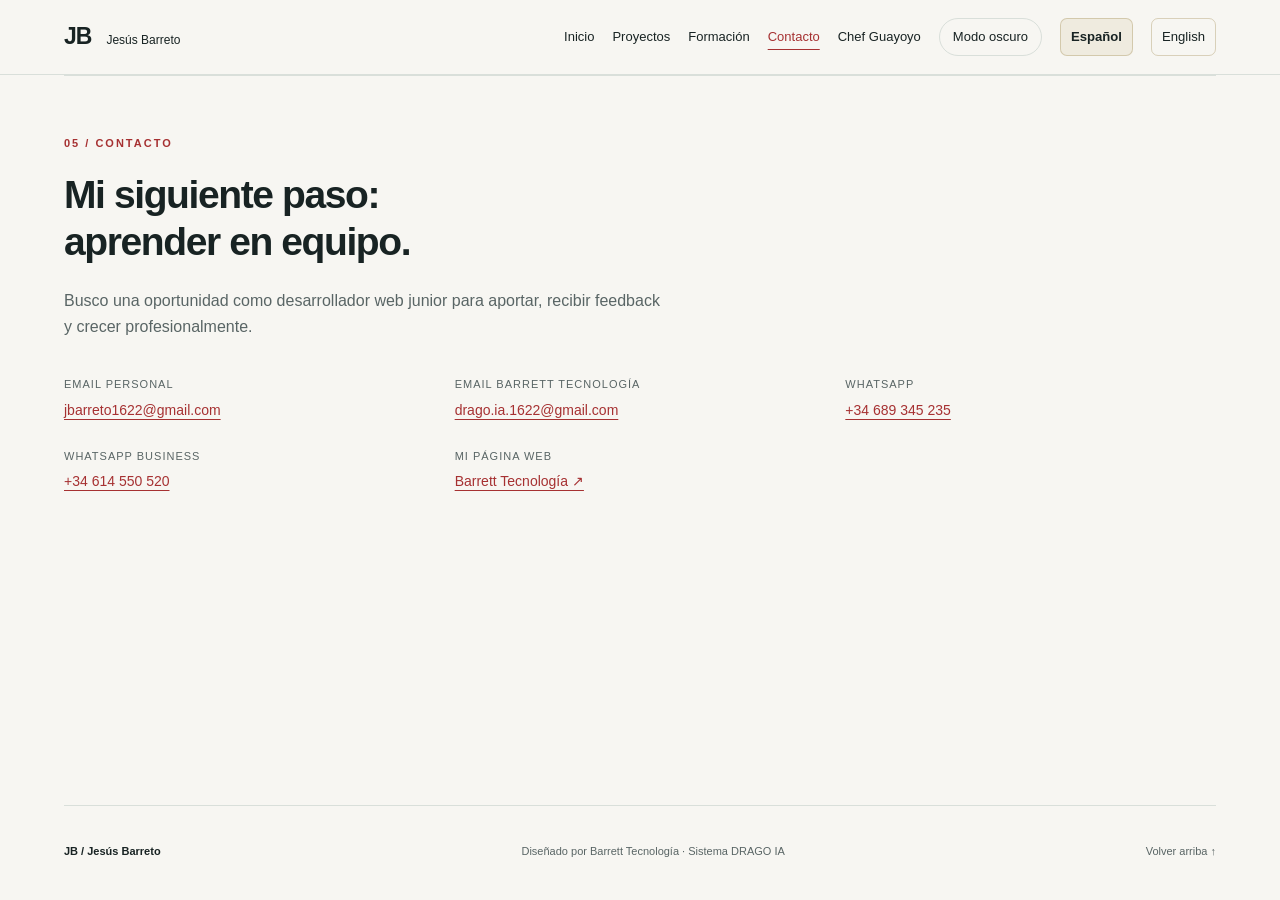
<file: contacto.html>
<!doctype html>
<html lang="es">
<head>
<meta charset="utf-8"><meta name="viewport" content="width=device-width,initial-scale=1">
<meta name="description" content="Currículum de Jesús Barreto, desarrollador web junior en formación. Proyectos web de Barrett Tecnología.">
<title>Contacto | Jesús Barreto</title>
<link rel="stylesheet" href="barrett.css"><script src="app.js" defer></script>
</head>
<body>
<header class="header"><a class="brand" href="index.html" aria-label="Volver al inicio">JB<span>Jesús Barreto</span></a><nav aria-label="Principal"><a href="index.html">Inicio</a><a href="proyectos.html">Proyectos</a><a href="formacion.html">Formación</a><a href="contacto.html" aria-current="page">Contacto</a><a href="chef-guayoyo.html">Chef Guayoyo</a><button id="tema" type="button" aria-pressed="false">Modo oscuro</button><span class="language-current" lang="es" aria-current="true">Español</span><a class="language-switch" href="en/contacto.html" lang="en" hreflang="en" aria-label="Switch to English">English</a></nav></header>
<main id="inicio">
<section class="section contact" id="contacto"><p class="eyebrow">05 / CONTACTO</p><h2>Mi siguiente paso:<br>aprender en equipo.</h2><p>Busco una oportunidad como desarrollador web junior para aportar, recibir feedback y crecer profesionalmente.</p><dl><div><dt>Email personal</dt><dd><a href="mailto:jbarreto1622@gmail.com">jbarreto1622@gmail.com</a></dd></div><div><dt>Email Barrett Tecnología</dt><dd><a href="mailto:drago.ia.1622@gmail.com">drago.ia.1622@gmail.com</a></dd></div><div><dt>WhatsApp</dt><dd><a href="https://wa.me/34689345235" target="_blank" rel="noopener noreferrer">+34 689 345 235</a></dd></div><div><dt>WhatsApp Business</dt><dd><a href="https://wa.me/34614550520" target="_blank" rel="noopener noreferrer">+34 614 550 520</a></dd></div><div><dt>Mi página web</dt><dd><a href="https://dragoia1622-beep.github.io/BARRETT-TECNOLOGIA/index.html" target="_blank" rel="noopener noreferrer">Barrett Tecnología ↗</a></dd></div></dl></section>
</main><footer><strong>JB / Jesús Barreto</strong><p>Diseñado por Barrett Tecnología · Sistema DRAGO IA</p><a href="#inicio">Volver arriba ↑</a></footer>
<dialog id="project-dialog" aria-labelledby="dialog-title"><div class="dialog-toolbar"><span>EXPLORAR PROYECTO</span><button type="button" id="ampliar-proyecto" aria-pressed="false">Ampliar ↗</button><button type="button" id="cerrar-proyecto" aria-label="Cerrar detalles del proyecto">Cerrar ×</button></div><div id="dialog-content"></div></dialog></body></html>
</file>
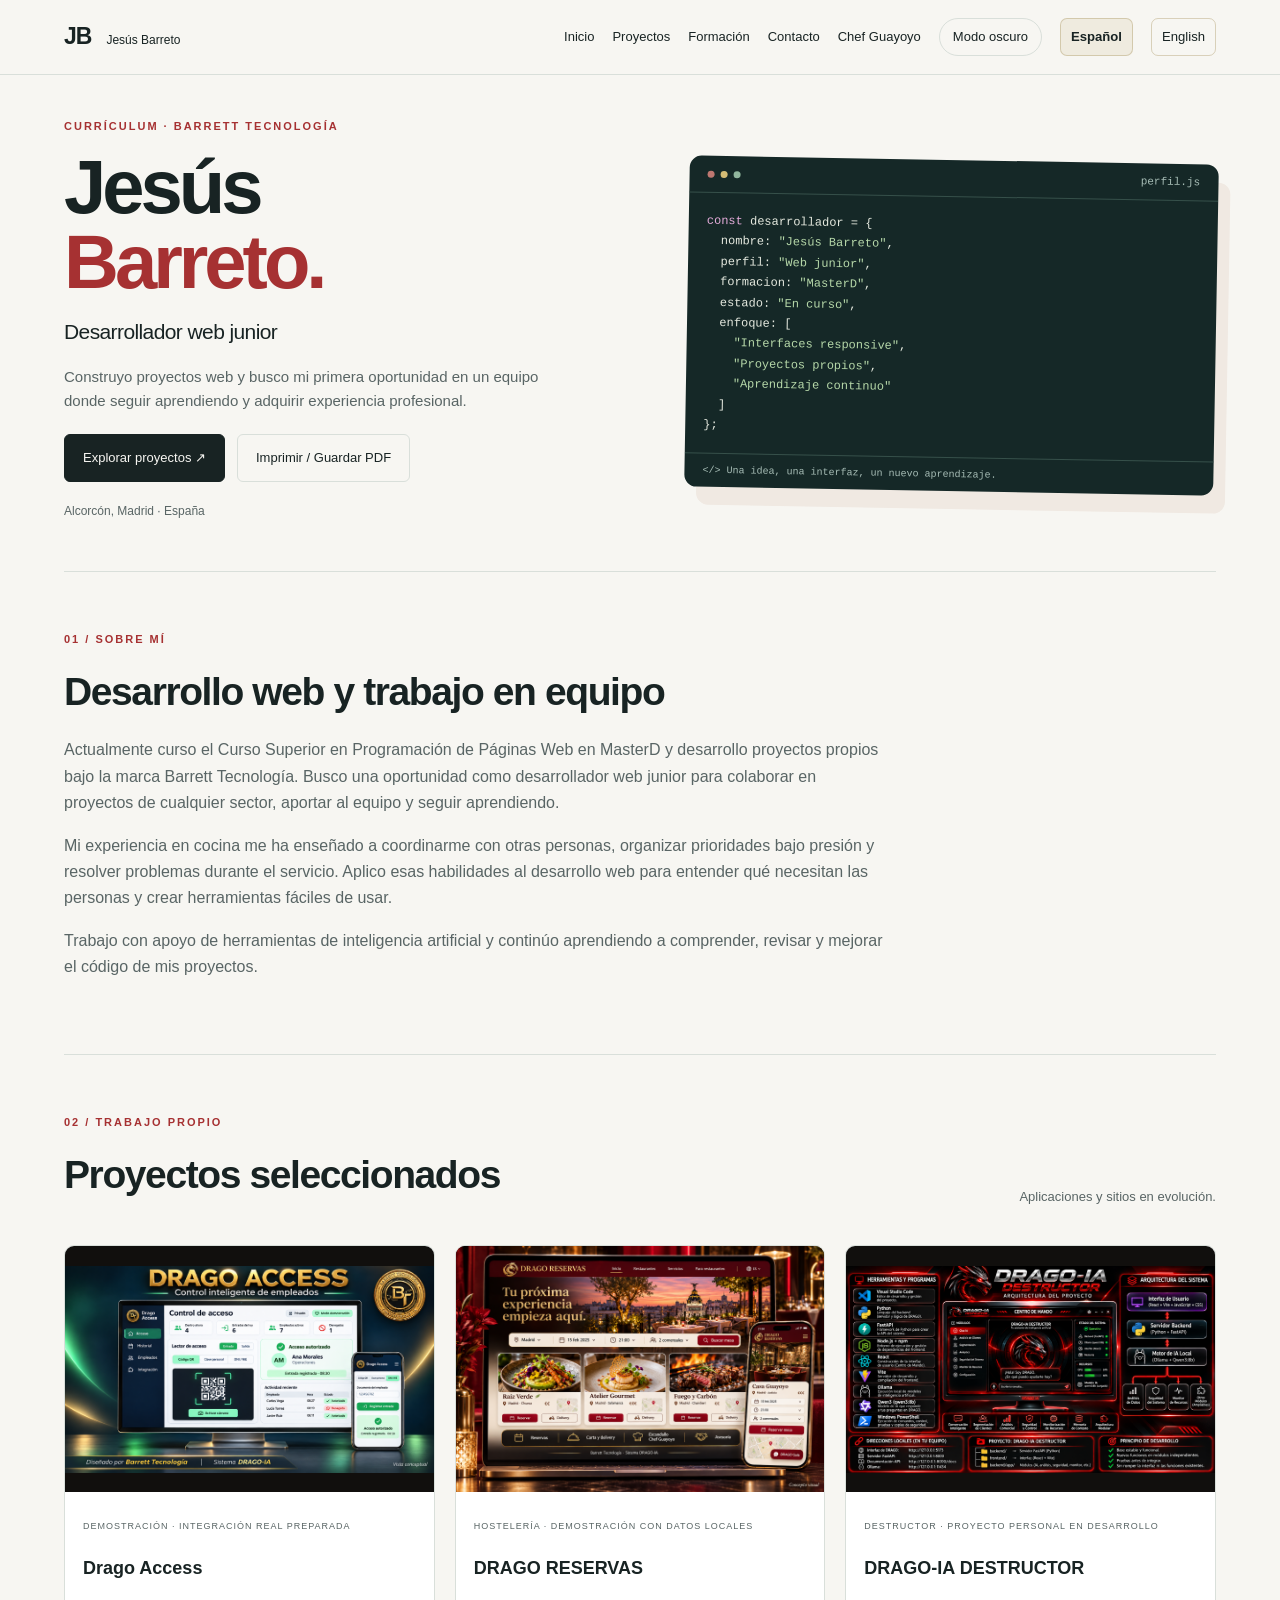
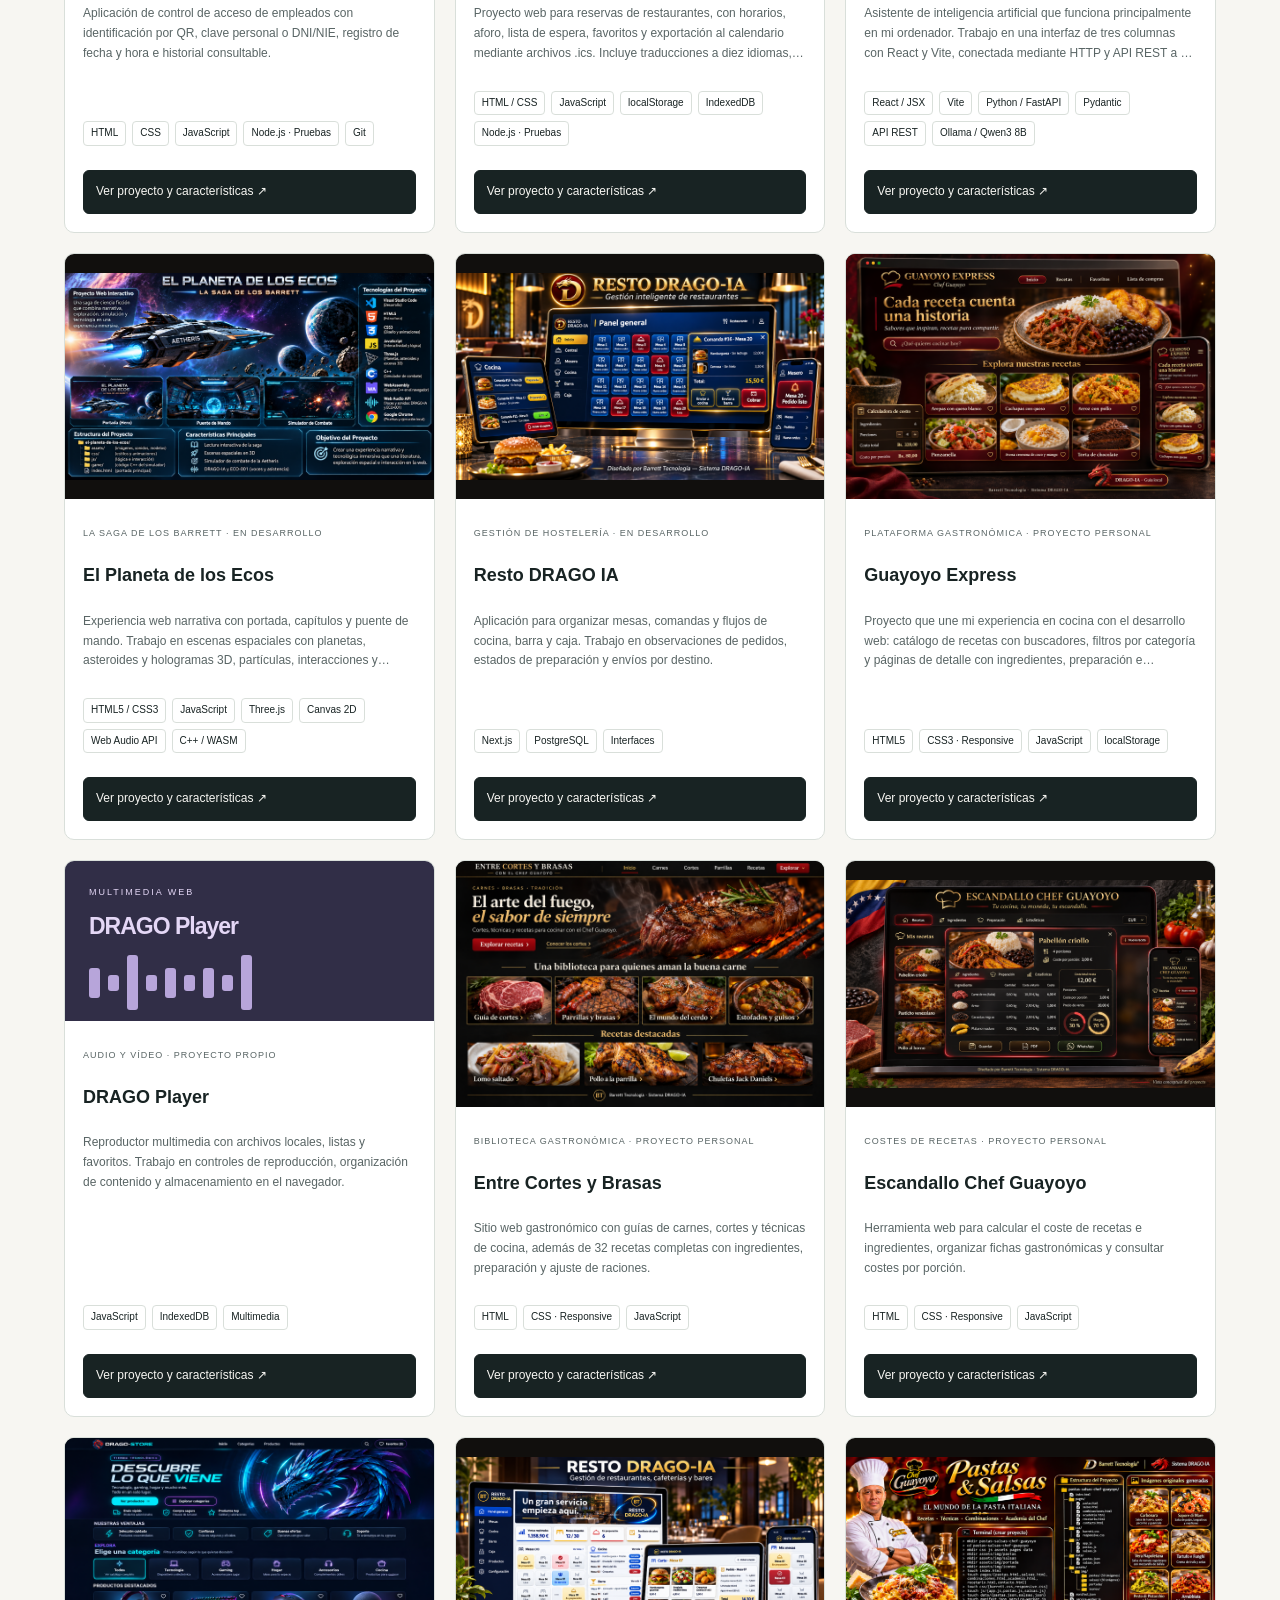
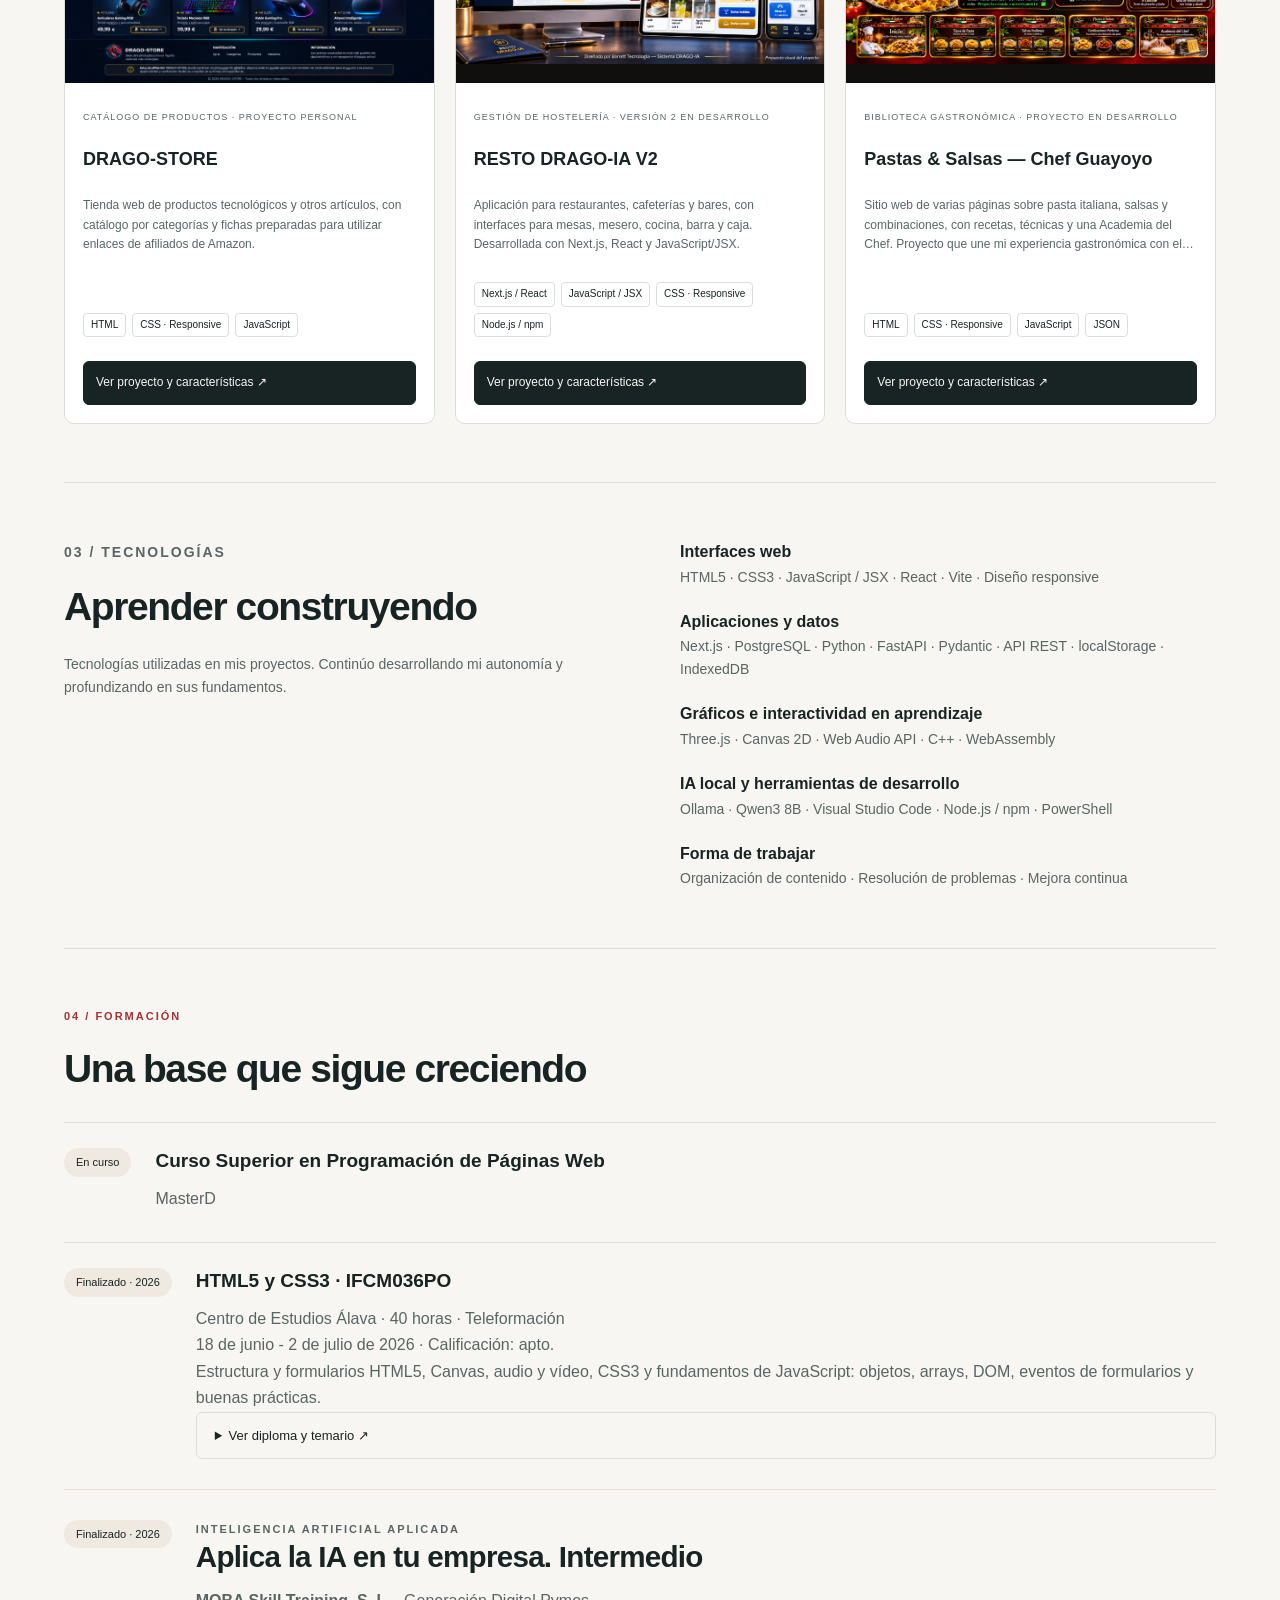
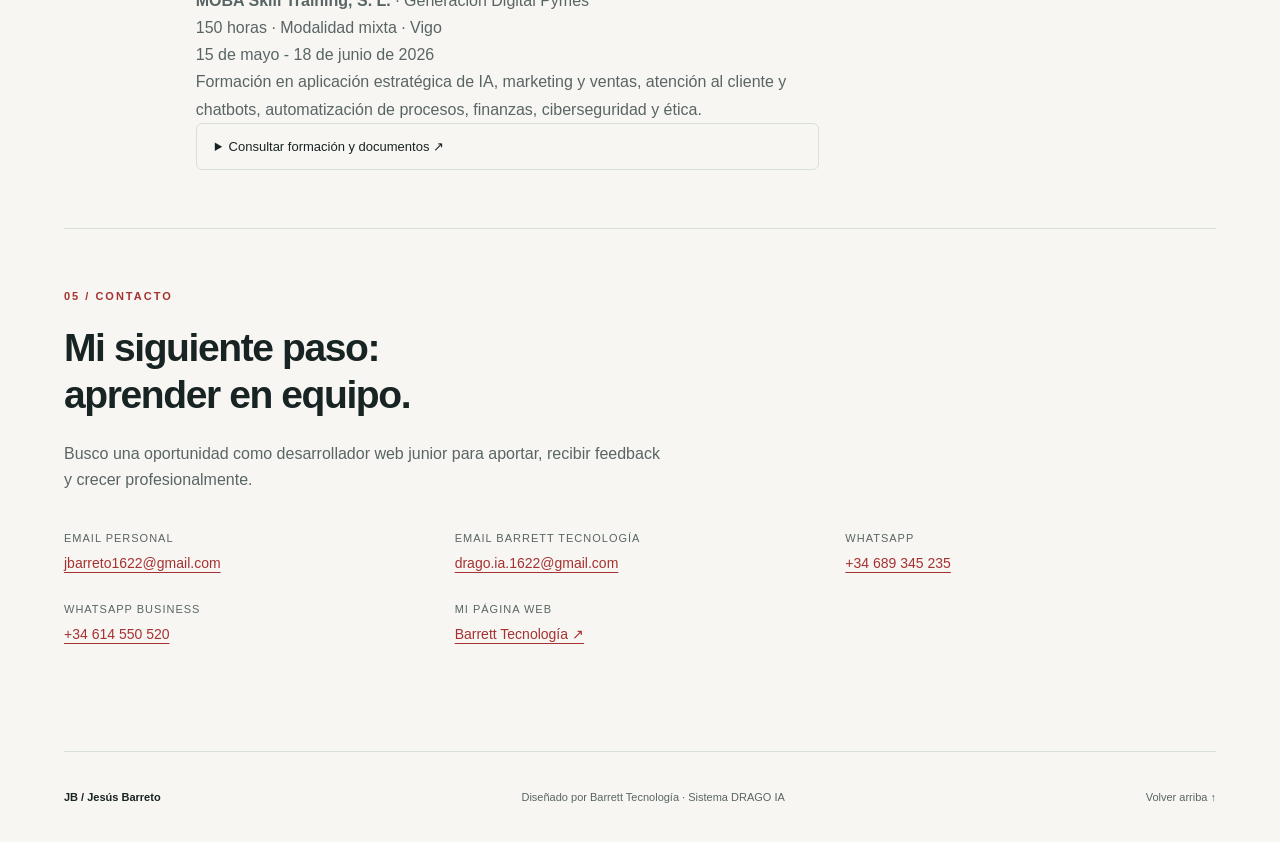
<file: curriculum-completo.html>
<!doctype html>
<html lang="es">
<head>
  <meta charset="utf-8">
  <meta name="viewport" content="width=device-width, initial-scale=1">
  <meta name="description" content="Currículum de Jesús Barreto, desarrollador web junior en formación. Proyectos web de Barrett Tecnología.">
  <title>Currículum completo | Jesús Barreto</title>
  <link rel="stylesheet" href="barrett.css">
  <script src="app.js" defer></script>
</head>
<body>
  <!-- BLOQUE 01 — Cabecera -->
  <header class="header">
    <a class="brand" href="index.html" aria-label="Volver al inicio">JB<span>Jesús Barreto</span></a>
    <nav aria-label="Principal">
      <a href="index.html">Inicio</a>
      <a href="proyectos.html">Proyectos</a>
      <a href="formacion.html">Formación</a>
      <a href="contacto.html">Contacto</a>
      <a href="chef-guayoyo.html">Chef Guayoyo</a>
      <button id="tema" type="button" aria-pressed="false">Modo oscuro</button>
      <span class="language-current" lang="es" aria-current="true">Español</span>
      <a class="language-switch" href="en/curriculum-completo.html" lang="en" hreflang="en" aria-label="Switch to English">English</a>
    </nav>
  </header>

  <main id="inicio">
    <!-- BLOQUE 02 — Presentación -->
    <section class="hero">
      <div>
        <p class="eyebrow">CURRÍCULUM · BARRETT TECNOLOGÍA</p>
        <h1>Jesús<br><span>Barreto.</span></h1>
        <p class="role">Desarrollador web junior</p>
        <p class="intro">
          Construyo proyectos web y busco mi primera oportunidad en un equipo donde
          seguir aprendiendo y adquirir experiencia profesional.
        </p>
        <div class="actions">
          <a class="button primary" href="proyectos.html">
            Explorar proyectos <span aria-hidden="true">↗</span>
          </a>
          <button class="button" id="imprimir" type="button">Imprimir / Guardar PDF</button>
        </div>
        <p class="location">Alcorcón, Madrid · España</p>
      </div>

      <aside class="code" aria-label="Resumen del perfil en formato de código">
        <div class="code-top">
          <span></span>
          <span></span>
          <span></span>
          <p>perfil.js</p>
        </div>
        <pre><code><span class="purple">const</span> desarrollador = {
  nombre: <span class="green">"Jesús Barreto"</span>,
  perfil: <span class="green">"Web junior"</span>,
  formacion: <span class="green">"MasterD"</span>,
  estado: <span class="green">"En curso"</span>,
  enfoque: [
    <span class="green">"Interfaces responsive"</span>,
    <span class="green">"Proyectos propios"</span>,
    <span class="green">"Aprendizaje continuo"</span>
  ]
};</code></pre>
        <div class="code-bottom">&lt;/&gt; Una idea, una interfaz, un nuevo aprendizaje.</div>
      </aside>
    </section>

    <!-- BLOQUE 03 — Sobre mí -->
    <section class="about section" aria-labelledby="perfil">
      <p class="eyebrow">01 / SOBRE MÍ</p>
      <h2 id="perfil">Desarrollo web y trabajo en equipo</h2>
      <p>
        Actualmente curso el Curso Superior en Programación de Páginas Web en MasterD
        y desarrollo proyectos propios bajo la marca Barrett Tecnología. Busco una
        oportunidad como desarrollador web junior para colaborar en proyectos de
        cualquier sector, aportar al equipo y seguir aprendiendo.
      </p>
      <p>
        Mi experiencia en cocina me ha enseñado a coordinarme con otras personas,
        organizar prioridades bajo presión y resolver problemas durante el servicio.
        Aplico esas habilidades al desarrollo web para entender qué necesitan las
        personas y crear herramientas fáciles de usar.
      </p>
      <p>
        Trabajo con apoyo de herramientas de inteligencia artificial y continúo
        aprendiendo a comprender, revisar y mejorar el código de mis proyectos.
      </p>
    </section>

    <!-- BLOQUE 04 — Proyectos -->
    <section class="section" id="proyectos">
      <div class="section-head">
        <div>
          <p class="eyebrow">02 / TRABAJO PROPIO</p>
          <h2>Proyectos seleccionados</h2>
        </div>
        <p>Aplicaciones y sitios en evolución.</p>
      </div>

      <div class="projects">
        <article class="project">
          <div class="project-art access project-screenshot">
            <img src="assets/drago-access.png" alt="Vista conceptual de Drago Access en ordenador y móvil, con acceso por QR, clave personal o DNI/NIE." loading="lazy" width="1672" height="941">
          </div>
          <div class="project-content">
            <p class="label">DEMOSTRACIÓN · INTEGRACIÓN REAL PREPARADA</p>
            <h3>Drago Access</h3>
            <p>Aplicación de control de acceso de empleados con identificación por QR, clave personal o DNI/NIE, registro de fecha y hora e historial consultable.</p>
            <ul class="tags" aria-label="Tecnologías de Drago Access">
              <li>HTML</li>
              <li>CSS</li>
              <li>JavaScript</li>
              <li>Node.js · Pruebas</li>
              <li>Git</li>
            </ul>
            <div class="project-details">
              <p>Interfaz adaptable a móvil, tablet y ordenador. Código separado en interfaz, lógica de identificación y validaciones, y adaptador preparado para conectar un servidor real. Funciona con datos de demostración cuando no hay servidor conectado.</p>
              <p>Pruebas de funcionamiento ejecutadas con Node.js y npm, control de versiones con Git y documentación de configuración e integración.</p>
              <h4>Características del proyecto</h4>
              <ul class="feature-list">
                <li>Lectura de QR mediante cámara.</li>
                <li>Identificación con clave personal o DNI/NIE.</li>
                <li>Registro de fecha y hora y estados de acceso.</li>
                <li>Gestión de empleados e historial consultable.</li>
                <li>Datos de demostración y adaptador para servidor real.</li>
                <li>Pruebas con Node.js y npm, Git y documentación de integración.</li>
              </ul>
            </div>
            <button class="button project-open" type="button" aria-haspopup="dialog" aria-controls="project-dialog" data-project="0">Ver proyecto y características ↗</button>
          </div>
        </article>

        <article class="project">
          <div class="project-art reservas project-screenshot">
            <img src="assets/drago-reservas.png" alt="Concepto visual de DRAGO RESERVAS en ordenador y móvil con buscador de mesas, restaurantes y servicios gastronómicos." loading="lazy" width="1536" height="1024">
          </div>
          <div class="project-content">
            <p class="label">HOSTELERÍA · DEMOSTRACIÓN CON DATOS LOCALES</p>
            <h3>DRAGO RESERVAS</h3>
            <p>Proyecto web para reservas de restaurantes, con horarios, aforo, lista de espera, favoritos y exportación al calendario mediante archivos .ics. Incluye traducciones a diez idiomas, galería táctil, escandallo integrado y pedidos de delivery de prueba.</p>
            <ul class="tags" aria-label="Tecnologías del proyecto">
              <li>HTML / CSS</li>
              <li>JavaScript</li>
              <li>localStorage</li>
              <li>IndexedDB</li>
              <li>Node.js · Pruebas</li>
            </ul>
            <div class="project-details">
              <p>Organización del código por funcionalidades, datos de demostración en localStorage, vídeos locales en IndexedDB, copias de seguridad y restauración. Incluye pruebas automáticas ejecutadas con Node.js y un asistente con respuestas predefinidas.</p>
              <h4>Características del proyecto</h4>
              <ul class="feature-list">
                <li>Agenda, horarios, aforo y modificación de reservas.</li>
                <li>Clientes, favoritos y lista de espera.</li>
                <li>Carta, delivery opcional y pedidos de prueba.</li>
                <li>Exportación de reservas al calendario en formato .ics.</li>
                <li>Traducciones a diez idiomas y galería con navegación táctil.</li>
                <li>Escandallo Chef Guayoyo integrado.</li>
                <li>Vídeos locales con IndexedDB y datos con localStorage.</li>
                <li>Copias de seguridad, restauración y resumen de actividad.</li>
                <li>DRAGO Guía con respuestas predefinidas.</li>
                <li>Pruebas automáticas con Node.js.</li>
              </ul>
            </div>
            <button class="button project-open" type="button" aria-haspopup="dialog" aria-controls="project-dialog" data-project="1">Ver proyecto y características ↗</button>
          </div>
        </article>

        <article class="project">
          <div class="project-art drago-ai project-screenshot">
            <img src="assets/drago-ia-destructor.png" alt="Presentación de la arquitectura del proyecto DRAGO-IA DESTRUCTOR, con React, FastAPI, Ollama y Qwen3." loading="lazy" width="1672" height="941">
          </div>
          <div class="project-content">
            <p class="label">DESTRUCTOR · PROYECTO PERSONAL EN DESARROLLO</p>
            <h3>DRAGO-IA DESTRUCTOR</h3>
            <p>Asistente de inteligencia artificial que funciona principalmente en mi ordenador. Trabajo en una interfaz de tres columnas con React y Vite, conectada mediante HTTP y API REST a un servidor Python con FastAPI y validación de datos con Pydantic.</p>
            <ul class="tags" aria-label="Tecnologías del proyecto">
              <li>React / JSX</li>
              <li>Vite</li>
              <li>Python / FastAPI</li>
              <li>Pydantic</li>
              <li>API REST</li>
              <li>Ollama / Qwen3 8B</li>
            </ul>
            <div class="project-details">
              <p>Integración de Ollama para ejecutar localmente el modelo Qwen3 8B, con control sobre la interfaz y los datos del proyecto.</p>
              <h4>Características del proyecto</h4>
              <ul class="feature-list">
                <li>Interfaz de tres columnas con React, JSX y CSS.</li>
                <li>Desarrollo y compilación de la interfaz con Vite.</li>
                <li>Servidor Python con FastAPI.</li>
                <li>Validación de datos del backend con Pydantic.</li>
                <li>Comunicación HTTP y API REST entre interfaz, servidor y Ollama.</li>
                <li>Ejecución local de Qwen3 mediante el modelo qwen3:8b.</li>
                <li>Herramientas de trabajo: VS Code, Node.js, npm y PowerShell.</li>
              </ul>
            </div>
            <button class="button project-open" type="button" aria-haspopup="dialog" aria-controls="project-dialog" data-project="2">Ver proyecto y características ↗</button>
          </div>
        </article>

        <article class="project">
          <div class="project-art echoes project-screenshot">
            <img src="assets/el-planeta-de-los-ecos.png" alt="Presentación de El Planeta de los Ecos — La Saga de los Barrett, con la nave Aetheris, puente de mando y tecnologías del proyecto." loading="lazy" width="1672" height="941">
          </div>
          <div class="project-content">
            <p class="label">LA SAGA DE LOS BARRETT · EN DESARROLLO</p>
            <h3>El Planeta de los Ecos</h3>
            <p>Experiencia web narrativa con portada, capítulos y puente de mando. Trabajo en escenas espaciales con planetas, asteroides y hologramas 3D, partículas, interacciones y sonido generado en el navegador.</p>
            <ul class="tags" aria-label="Tecnologías del proyecto">
              <li>HTML5 / CSS3</li>
              <li>JavaScript</li>
              <li>Three.js</li>
              <li>Canvas 2D</li>
              <li>Web Audio API</li>
              <li>C++ / WASM</li>
            </ul>
            <div class="project-details">
              <p>El proyecto incluye un simulador de combate de la Aetheris con C++ y WebAssembly para su ejecución en el navegador.</p>
              <h4>Características del proyecto</h4>
              <ul class="feature-list">
                <li>Portada narrativa, capítulos y puente de mando.</li>
                <li>Escenas 3D con planetas, asteroides y hologramas mediante Three.js.</li>
                <li>Estrellas y partículas con Canvas 2D.</li>
                <li>Movimientos e interacciones con JavaScript.</li>
                <li>Sonidos de DRAGO-IA y ECO-001 mediante Web Audio API.</li>
                <li>Simulador de combate de la Aetheris con C++ y WebAssembly.</li>
                <li>Desarrollo local con VS Code, Chrome y Live Server.</li>
              </ul>
            </div>
            <button class="button project-open" type="button" aria-haspopup="dialog" aria-controls="project-dialog" data-project="3">Ver proyecto y características ↗</button>
          </div>
        </article>

        <article class="project">
          <div class="project-art restaurant project-screenshot">
            <img src="assets/resto-drago-ia.png" alt="Presentación visual de Resto DRAGO-IA con panel general, mesas, cocina y mesero en varios dispositivos." loading="lazy" width="1672" height="941">
          </div>
          <div class="project-content">
            <p class="label">GESTIÓN DE HOSTELERÍA · EN DESARROLLO</p>
            <h3>Resto DRAGO IA</h3>
            <p>Aplicación para organizar mesas, comandas y flujos de cocina, barra y caja. Trabajo en observaciones de pedidos, estados de preparación y envíos por destino.</p>
            <ul class="tags" aria-label="Tecnologías">
              <li>Next.js</li>
              <li>PostgreSQL</li>
              <li>Interfaces</li>
            </ul>
            <div class="project-details">
              <h4>Características del proyecto</h4>
              <ul class="feature-list">
                <li>Organización de mesas y comandas.</li>
                <li>Flujos de cocina, barra y caja.</li>
                <li>Observaciones en los pedidos.</li>
                <li>Estados de preparación y envíos por destino.</li>
                <li>Proyecto en desarrollo con Next.js y PostgreSQL.</li>
              </ul>
            </div>
            <button class="button project-open" type="button" aria-haspopup="dialog" aria-controls="project-dialog" data-project="4">Ver proyecto y características ↗</button>
          </div>
        </article>

        <article class="project">
          <div class="project-art recipes project-screenshot">
            <img src="assets/guayoyo-express.png" alt="Presentación de Guayoyo Express en ordenador y móvil, con recetas, favoritos, calculadora de costes y guía local de DRAGO-IA." loading="lazy" width="1536" height="1024">
          </div>
          <div class="project-content">
            <p class="label">PLATAFORMA GASTRONÓMICA · PROYECTO PERSONAL</p>
            <h3>Guayoyo Express</h3>
            <p>Proyecto que une mi experiencia en cocina con el desarrollo web: catálogo de recetas con buscadores, filtros por categoría y páginas de detalle con ingredientes, preparación e imágenes propias.</p>
            <ul class="tags" aria-label="Tecnologías de Guayoyo Express">
              <li>HTML5</li>
              <li>CSS3 · Responsive</li>
              <li>JavaScript</li>
              <li>localStorage</li>
            </ul>
            <div class="project-details">
              <p>Desarrollo de favoritos y lista de compras con localStorage, calculadora de costes, juego gastronómico y guía local de DRAGO-IA. Interfaz adaptable a móvil, tablet y ordenador, con efectos visuales y animaciones CSS.</p>
              <p>Organización del contenido, los estilos y la lógica en archivos separados para facilitar la ampliación del catálogo y el mantenimiento de las funciones.</p>
              <h4>Características del proyecto</h4>
              <ul class="feature-list">
                <li>Catálogo con buscadores y filtros por categoría.</li>
                <li>Páginas de recetas con ingredientes, preparación e imágenes propias.</li>
                <li>Favoritos y lista de compras guardados con localStorage.</li>
                <li>Calculadora de costes.</li>
                <li>Juego gastronómico y guía local de DRAGO-IA.</li>
                <li>Diseño responsive con efectos visuales y animaciones CSS.</li>
                <li>Contenido, estilos y lógica organizados en archivos separados.</li>
              </ul>
            </div>
            <button class="button project-open" type="button" aria-haspopup="dialog" aria-controls="project-dialog" data-project="5">Ver proyecto y características ↗</button>
          </div>
        </article>

        <article class="project">
          <div class="project-art player" aria-hidden="true">
            <span>MULTIMEDIA WEB</span>
            <strong>DRAGO Player</strong>
            <div class="bars">
              <i></i>
              <i></i>
              <i></i>
              <i></i>
              <i></i>
              <i></i>
              <i></i>
              <i></i>
              <i></i>
            </div>
          </div>
          <div class="project-content">
            <p class="label">AUDIO Y VÍDEO · PROYECTO PROPIO</p>
            <h3>DRAGO Player</h3>
            <p>Reproductor multimedia con archivos locales, listas y favoritos. Trabajo en controles de reproducción, organización de contenido y almacenamiento en el navegador.</p>
            <ul class="tags" aria-label="Tecnologías">
              <li>JavaScript</li>
              <li>IndexedDB</li>
              <li>Multimedia</li>
            </ul>
            <div class="project-details">
              <h4>Características del proyecto</h4>
              <ul class="feature-list">
                <li>Reproducción de audio y vídeo con archivos locales.</li>
                <li>Listas de reproducción y favoritos.</li>
                <li>Controles de reproducción.</li>
                <li>Organización de contenido multimedia.</li>
                <li>Almacenamiento en el navegador con IndexedDB.</li>
              </ul>
            </div>
            <button class="button project-open" type="button" aria-haspopup="dialog" aria-controls="project-dialog" data-project="6">Ver proyecto y características ↗</button>
          </div>
        </article>

        <article class="project">
          <div class="project-art brasas project-screenshot">
            <img src="assets/entre-cortes-y-brasas.png" alt="Presentación de Entre Cortes y Brasas con el Chef Guayoyo: guías de carnes, parrillas y recetas destacadas." loading="lazy" width="1536" height="1024">
          </div>
          <div class="project-content">
            <p class="label">BIBLIOTECA GASTRONÓMICA · PROYECTO PERSONAL</p>
            <h3>Entre Cortes y Brasas</h3>
            <p>Sitio web gastronómico con guías de carnes, cortes y técnicas de cocina, además de 32 recetas completas con ingredientes, preparación y ajuste de raciones.</p>
            <div class="project-details">
              <p>Proyecto desarrollado con HTML, CSS y JavaScript, con navegación entre secciones, fichas y recetas en ventanas modales y adaptación a dispositivos móviles.</p>
              <p>Contenido y lógica organizados en archivos separados: cada receta tiene su propio archivo, las guías se agrupan por sección y los estilos se distribuyen entre navegación, tarjetas, recetas y ventanas.</p>
              <h4>Características del proyecto</h4>
              <ul class="feature-list">
                <li>Secciones de carnes, cortes, parrillas, términos de cocción, estofados y cerdo.</li>
                <li>Guías de técnicas, marinados, salsas y recetas del mundo.</li>
                <li>Apartado personal del Chef Guayoyo.</li>
                <li>32 recetas completas, cada una en un archivo independiente.</li>
                <li>Ajuste de raciones en las recetas.</li>
                <li>Fichas y recetas en ventanas modales.</li>
                <li>Diseño adaptable a móviles y navegación entre páginas.</li>
                <li>Fotografías de platos creadas o mejoradas con generación de imágenes mediante IA.</li>
                <li>Comprobación de sintaxis JavaScript con Node.js durante el desarrollo.</li>
                <li>Uso de Python para organizar archivos, optimizar imágenes y preparar entregables ZIP.</li>
              </ul>
            </div>
            <ul class="tags" aria-label="Tecnologías de Entre Cortes y Brasas">
              <li>HTML</li>
              <li>CSS · Responsive</li>
              <li>JavaScript</li>
            </ul>
            <button class="button project-open" type="button" aria-haspopup="dialog" aria-controls="project-dialog" data-project="7">Ver proyecto y características ↗</button>
          </div>
        </article>

        <article class="project">
          <div class="project-art project-screenshot">
            <img src="assets/escandallo-chef-guayoyo.png" alt="Vista conceptual de Escandallo Chef Guayoyo en ordenador y móvil, con ingredientes, costes y recetas." loading="lazy" width="1672" height="941">
          </div>
          <div class="project-content">
            <p class="label">COSTES DE RECETAS · PROYECTO PERSONAL</p>
            <h3>Escandallo Chef Guayoyo</h3>
            <p>Herramienta web para calcular el coste de recetas e ingredientes, organizar fichas gastronómicas y consultar costes por porción.</p>
            <div class="project-details">
              <p>Proyecto desarrollado con HTML, CSS y JavaScript, con páginas separadas para el escandallo, la presentación comercial y las pruebas de accesos. Los cálculos, recetas, imágenes y exportaciones se organizan en archivos JavaScript.</p>
              <h4>Características del proyecto</h4>
              <ul class="feature-list">
                <li>Cálculo de costes por ingrediente, receta y porción.</li>
                <li>Tarjetas de recetas y ventanas con información detallada.</li>
                <li>Selector de moneda.</li>
                <li>Guardado de recetas con imagen.</li>
                <li>Exportación a PDF y opción de compartir por WhatsApp.</li>
                <li>Base local de fotografías de ingredientes.</li>
                <li>Portada comercial y navegación entre páginas.</li>
                <li>Pantallas de demostración para solicitudes de acceso, administración y mensualidades; integración con servidor pendiente.</li>
                <li>Diseño adaptable a móvil y ordenador.</li>
                <li>Desarrollo con Visual Studio Code, terminal y navegador web.</li>
              </ul>
            </div>
            <ul class="tags" aria-label="Tecnologías de Escandallo Chef Guayoyo">
              <li>HTML</li>
              <li>CSS · Responsive</li>
              <li>JavaScript</li>
            </ul>
            <button class="button project-open" type="button" aria-haspopup="dialog" aria-controls="project-dialog" data-project="8">Ver proyecto y características ↗</button>
          </div>
        </article>

        <article class="project">
          <div class="project-art project-screenshot">
            <img src="assets/drago-store.png" alt="Presentación de DRAGO-STORE, catálogo de tecnología con categorías y fichas de productos preparadas para enlaces a Amazon." loading="lazy" width="1536" height="1024">
          </div>
          <div class="project-content">
            <p class="label">CATÁLOGO DE PRODUCTOS · PROYECTO PERSONAL</p>
            <h3>DRAGO-STORE</h3>
            <p>Tienda web de productos tecnológicos y otros artículos, con catálogo por categorías y fichas preparadas para utilizar enlaces de afiliados de Amazon.</p>
            <div class="project-details">
              <p>Proyecto desarrollado con HTML, CSS y JavaScript. Presentación de productos con imágenes, descripciones y características, con un diseño adaptable y una identidad visual propia.</p>
              <h4>Características del proyecto</h4>
              <ul class="feature-list">
                <li>Portada con imagen principal y navegación por secciones.</li>
                <li>Catálogo organizado por categorías.</li>
                <li>Tarjetas de productos con imagen, descripción y características.</li>
                <li>Ventanas modales para consultar detalles de los productos.</li>
                <li>Botones de acceso a Amazon y estructura preparada para enlaces de afiliados; activación del programa pendiente.</li>
                <li>Diseño adaptable a móvil y ordenador.</li>
                <li>Desarrollo con Visual Studio Code, Chrome, terminal y Live Server.</li>
                <li>Publicación y guardado del código en GitHub previstos para una etapa posterior.</li>
              </ul>
            </div>
            <ul class="tags" aria-label="Tecnologías de DRAGO-STORE">
              <li>HTML</li>
              <li>CSS · Responsive</li>
              <li>JavaScript</li>
            </ul>
            <button class="button project-open" type="button" aria-haspopup="dialog" aria-controls="project-dialog" data-project="9">Ver proyecto y características ↗</button>
          </div>
        </article>

        <article class="project">
          <div class="project-art project-screenshot">
            <img src="assets/resto-drago-ia-v2.png" alt="Propuesta visual de RESTO DRAGO-IA V2 en ordenador, tablet y teléfono, con mesas, cocina, barra y carta." loading="lazy" width="1672" height="941">
          </div>
          <div class="project-content">
            <p class="label">GESTIÓN DE HOSTELERÍA · VERSIÓN 2 EN DESARROLLO</p>
            <h3>RESTO DRAGO-IA V2</h3>
            <p>Aplicación para restaurantes, cafeterías y bares, con interfaces para mesas, mesero, cocina, barra y caja. Desarrollada con Next.js, React y JavaScript/JSX.</p>
            <div class="project-details">
              <p>Organización modular por funcionalidades para separar comandas, mesas, preparación, cobros, productos, configuración e historial. Diseño adaptable a teléfono, tablet y ordenador, con temas claro y oscuro.</p>
              <h4>Características del proyecto</h4>
              <ul class="feature-list">
                <li>Comandas, productos pedidos y envíos a cocina y barra.</li>
                <li>Gestión de mesas, cambios de numeración y traslados.</li>
                <li>Interfaz del mesero para teléfono y tablet.</li>
                <li>Estados de preparación, avisos y tiempos en cocina y barra.</li>
                <li>Caja, cobros, recibos y opción de compartir por WhatsApp.</li>
                <li>Historial y números de registro.</li>
                <li>Edición de carta, productos e imágenes.</li>
                <li>Configuración de restaurante, logo, portada, zonas y zona horaria.</li>
                <li>Resumen diario y exportación CSV.</li>
                <li>Copias de seguridad y restauración.</li>
                <li>Archivos CSS separados, pruebas automáticas y documentación.</li>
                <li>Ejecución local mediante Node.js y npm; edición con VS Code y comprobación en Chrome.</li>
              </ul>
            </div>
            <ul class="tags" aria-label="Tecnologías de RESTO DRAGO IA V2">
              <li>Next.js / React</li>
              <li>JavaScript / JSX</li>
              <li>CSS · Responsive</li>
              <li>Node.js / npm</li>
            </ul>
            <button class="button project-open" type="button" aria-haspopup="dialog" aria-controls="project-dialog" data-project="10">Ver proyecto y características ↗</button>
          </div>
        </article>

        <article class="project">
          <div class="project-art project-screenshot">
            <img src="assets/pastas-salsas-chef-guayoyo.png" alt="Propuesta visual de Pastas y Salsas, con recetas de pasta, salsas, Academia del Chef y estructura del proyecto." loading="lazy" width="1672" height="941">
          </div>
          <div class="project-content">
            <p class="label">BIBLIOTECA GASTRONÓMICA · PROYECTO EN DESARROLLO</p>
            <h3>Pastas &amp; Salsas — Chef Guayoyo</h3>
            <p>Sitio web de varias páginas sobre pasta italiana, salsas y combinaciones, con recetas, técnicas y una Academia del Chef. Proyecto que une mi experiencia gastronómica con el desarrollo web.</p>
            <div class="project-details">
              <p>Carpeta prevista: pastas-salsas-chef-guayoyo. Contenido y código organizados en archivos pequeños para facilitar su ampliación y mantenimiento. La imagen presenta la propuesta visual y de organización; el catálogo y las funciones se están desarrollando.</p>
              <h4>Características y alcance previsto</h4>
              <ul class="feature-list">
                <li>Navegación entre inicio, pastas, salsas, combinaciones, academia del chef, recetario y contacto.</li>
                <li>Catálogo de tipos de pasta, con formas, usos y preparaciones.</li>
                <li>Salsas italianas con nombre original y subtítulo explicativo en español.</li>
                <li>Combinaciones de pastas y salsas para orientar la elección de cada plato.</li>
                <li>Academia del Chef: técnicas, masas y elaboración de pasta.</li>
                <li>Recetario con ingredientes y preparación.</li>
                <li>Imágenes originales generadas para el proyecto, con carpetas separadas para pastas, salsas, portada e iconos.</li>
                <li>Objetivo visual: colecciones de 50 imágenes de pastas y 50 de salsas, pendientes de completar.</li>
                <li>Estilo gastronómico rojo y dorado, tarjetas visuales y adaptación a móviles.</li>
                <li>Estructura modular: páginas HTML, estilos CSS, lógica JavaScript y datos JSON separados.</li>
                <li>Archivos previstos para instalación como app y funcionamiento sin conexión: manifest.json y service-worker.js; implementación pendiente.</li>
                <li>Identidad de Chef Guayoyo, Barrett Tecnología y Sistema DRAGO-IA.</li>
              </ul>
              <h4>Contenido y organización</h4>
              <p>Carbonara · Sapore di Mare · Vera Napoletana · Tartufo e Funghi · Pesto di Pistacchio e Limone · Arrabbiata.</p>
              <p>pages/ · css/barrett.css · css/responsive.css · js/app.js · js/pastas.js · js/salsas.js · data/pastas.json · data/salsas.json · assets/img/</p>
            </div>
            <ul class="tags" aria-label="Tecnologías del proyecto">
              <li>HTML</li>
              <li>CSS · Responsive</li>
              <li>JavaScript</li>
              <li>JSON</li>
            </ul>
            <button class="button project-open" type="button" aria-haspopup="dialog" aria-controls="project-dialog" data-project="11">Ver proyecto y características ↗</button>
          </div>
        </article>
      </div>
    </section>

    <!-- BLOQUE 05 — Tecnologías -->
    <section class="section skills">
      <div>
        <p class="eyebrow">03 / TECNOLOGÍAS</p>
        <h2>Aprender construyendo</h2>
        <p>Tecnologías utilizadas en mis proyectos. Continúo desarrollando mi autonomía y profundizando en sus fundamentos.</p>
      </div>
      <div class="skill-groups">
        <div>
          <h3>Interfaces web</h3>
          <p>HTML5 · CSS3 · JavaScript / JSX · React · Vite · Diseño responsive</p>
        </div>
        <div>
          <h3>Aplicaciones y datos</h3>
          <p>Next.js · PostgreSQL · Python · FastAPI · Pydantic · API REST · localStorage · IndexedDB</p>
        </div>
        <div>
          <h3>Gráficos e interactividad en aprendizaje</h3>
          <p>Three.js · Canvas 2D · Web Audio API · C++ · WebAssembly</p>
        </div>
        <div>
          <h3>IA local y herramientas de desarrollo</h3>
          <p>Ollama · Qwen3 8B · Visual Studio Code · Node.js / npm · PowerShell</p>
        </div>
        <div>
          <h3>Forma de trabajar</h3>
          <p>Organización de contenido · Resolución de problemas · Mejora continua</p>
        </div>
      </div>
    </section>

    <!-- BLOQUE 06 — Formación -->
    <section class="section education" id="formacion">
      <p class="eyebrow">04 / FORMACIÓN</p>
      <h2>Una base que sigue creciendo</h2>

      <div class="study">
        <span class="status">En curso</span>
        <div>
          <h3>Curso Superior en Programación de Páginas Web</h3>
          <p>MasterD</p>
        </div>
      </div>

      <div class="study">
        <span class="status">Finalizado · 2026</span>
        <div>
          <h3>HTML5 y CSS3 · IFCM036PO</h3>
          <p>Centro de Estudios Álava · 40 horas · Teleformación</p>
          <p>18 de junio - 2 de julio de 2026 · Calificación: apto.</p>
          <p>Estructura y formularios HTML5, Canvas, audio y vídeo, CSS3 y fundamentos de JavaScript: objetos, arrays, DOM, eventos de formularios y buenas prácticas.</p>
          <details class="course-documents">
            <summary class="button">Ver diploma y temario ↗</summary>
            <p>Diploma de aprovechamiento y contenido del curso.</p>
            <a href="assets/diploma-html-css.png" target="_blank" rel="noopener">
              <img src="assets/diploma-html-css.png" alt="Diploma HTML5 y CSS3 de Jesús Enrique Barreto Sifontes, Centro de Estudios Álava, 40 horas, julio de 2026" loading="lazy" style="width:100%;max-width:650px;height:auto">
            </a>
            <p>
              <a class="button" href="assets/temario-html-css.png" target="_blank" rel="noopener">Abrir temario completo ↗</a>
            </p>
          </details>
        </div>
      </div>

      <div class="study editorial-course">
        <span class="status">Finalizado · 2026</span>
        <div>
          <p class="eyebrow">INTELIGENCIA ARTIFICIAL APLICADA</p>
          <h3>Aplica la IA en tu empresa. Intermedio</h3>
          <p><strong>MOBA Skill Training, S. L.</strong> · Generación Digital Pymes</p>
          <p>150 horas · Modalidad mixta · Vigo<br>15 de mayo - 18 de junio de 2026</p>
          <p>Formación en aplicación estratégica de IA, marketing y ventas, atención al cliente y chatbots, automatización de procesos, finanzas, ciberseguridad y ética.</p>
          <details class="course-documents">
            <summary class="button">Consultar formación y documentos ↗</summary>
            <div class="course-editorial">
              <h4>Programa de formación</h4>
              <ol>
                <li>Fundamentos estratégicos: desarrolla tu negocio con IA · 6 h.</li>
                <li>Marketing con IA · 8 h.</li>
                <li>Ventas con IA · 6 h.</li>
                <li>Atención al cliente y chatbot con IA · 8 h.</li>
                <li>Automatización de procesos con IA · 8 h.</li>
                <li>Finanzas con IA · 8 h.</li>
                <li>Ciberseguridad y ética en el uso de IA · 6 h.</li>
              </ol>
              <p>50 horas de sesiones formativas y 100 horas de trabajo del alumno. Mentorización opcional: 1,5 horas.</p>
              <div class="actions">
                <a class="button" href="assets/diploma-ia-empresa.png" target="_blank" rel="noopener">Ver diploma ↗</a>
                <a class="button" href="assets/temario-ia-empresa.png" target="_blank" rel="noopener">Ver temario original ↗</a>
              </div>
            </div>
          </details>
        </div>
      </div>
    </section>

    <!-- BLOQUE 07 — Contacto -->
    <section class="section contact" id="contacto">
      <p class="eyebrow">05 / CONTACTO</p>
      <h2>Mi siguiente paso:<br>aprender en equipo.</h2>
      <p>Busco una oportunidad como desarrollador web junior para aportar, recibir feedback y crecer profesionalmente.</p>
      <dl>
        <div>
          <dt>Email personal</dt>
          <dd><a href="mailto:jbarreto1622@gmail.com">jbarreto1622@gmail.com</a></dd>
        </div>
        <div>
          <dt>Email Barrett Tecnología</dt>
          <dd><a href="mailto:drago.ia.1622@gmail.com">drago.ia.1622@gmail.com</a></dd>
        </div>
        <div>
          <dt>WhatsApp</dt>
          <dd><a href="https://wa.me/34689345235" target="_blank" rel="noopener noreferrer">+34 689 345 235</a></dd>
        </div>
        <div>
          <dt>WhatsApp Business</dt>
          <dd><a href="https://wa.me/34614550520" target="_blank" rel="noopener noreferrer">+34 614 550 520</a></dd>
        </div>
        <div>
          <dt>Mi página web</dt>
          <dd><a href="https://dragoia1622-beep.github.io/BARRETT-TECNOLOGIA/index.html" target="_blank" rel="noopener noreferrer">Barrett Tecnología ↗</a></dd>
        </div>
      </dl>
    </section>
  </main>

  <!-- BLOQUE 08 — Pie de página -->
  <footer>
    <strong>JB / Jesús Barreto</strong>
    <p>Diseñado por Barrett Tecnología · Sistema DRAGO IA</p>
    <a href="#inicio">Volver arriba ↑</a>
  </footer>

  <!-- BLOQUE 09 — Detalles del proyecto -->
  <dialog id="project-dialog" aria-labelledby="dialog-title">
    <div class="dialog-toolbar">
      <span>EXPLORAR PROYECTO</span>
      <button type="button" id="ampliar-proyecto" aria-pressed="false">Ampliar ↗</button>
      <button type="button" id="cerrar-proyecto" aria-label="Cerrar detalles del proyecto">Cerrar ×</button>
    </div>
    <div id="dialog-content"></div>
  </dialog>
</body>
</html>
</file>
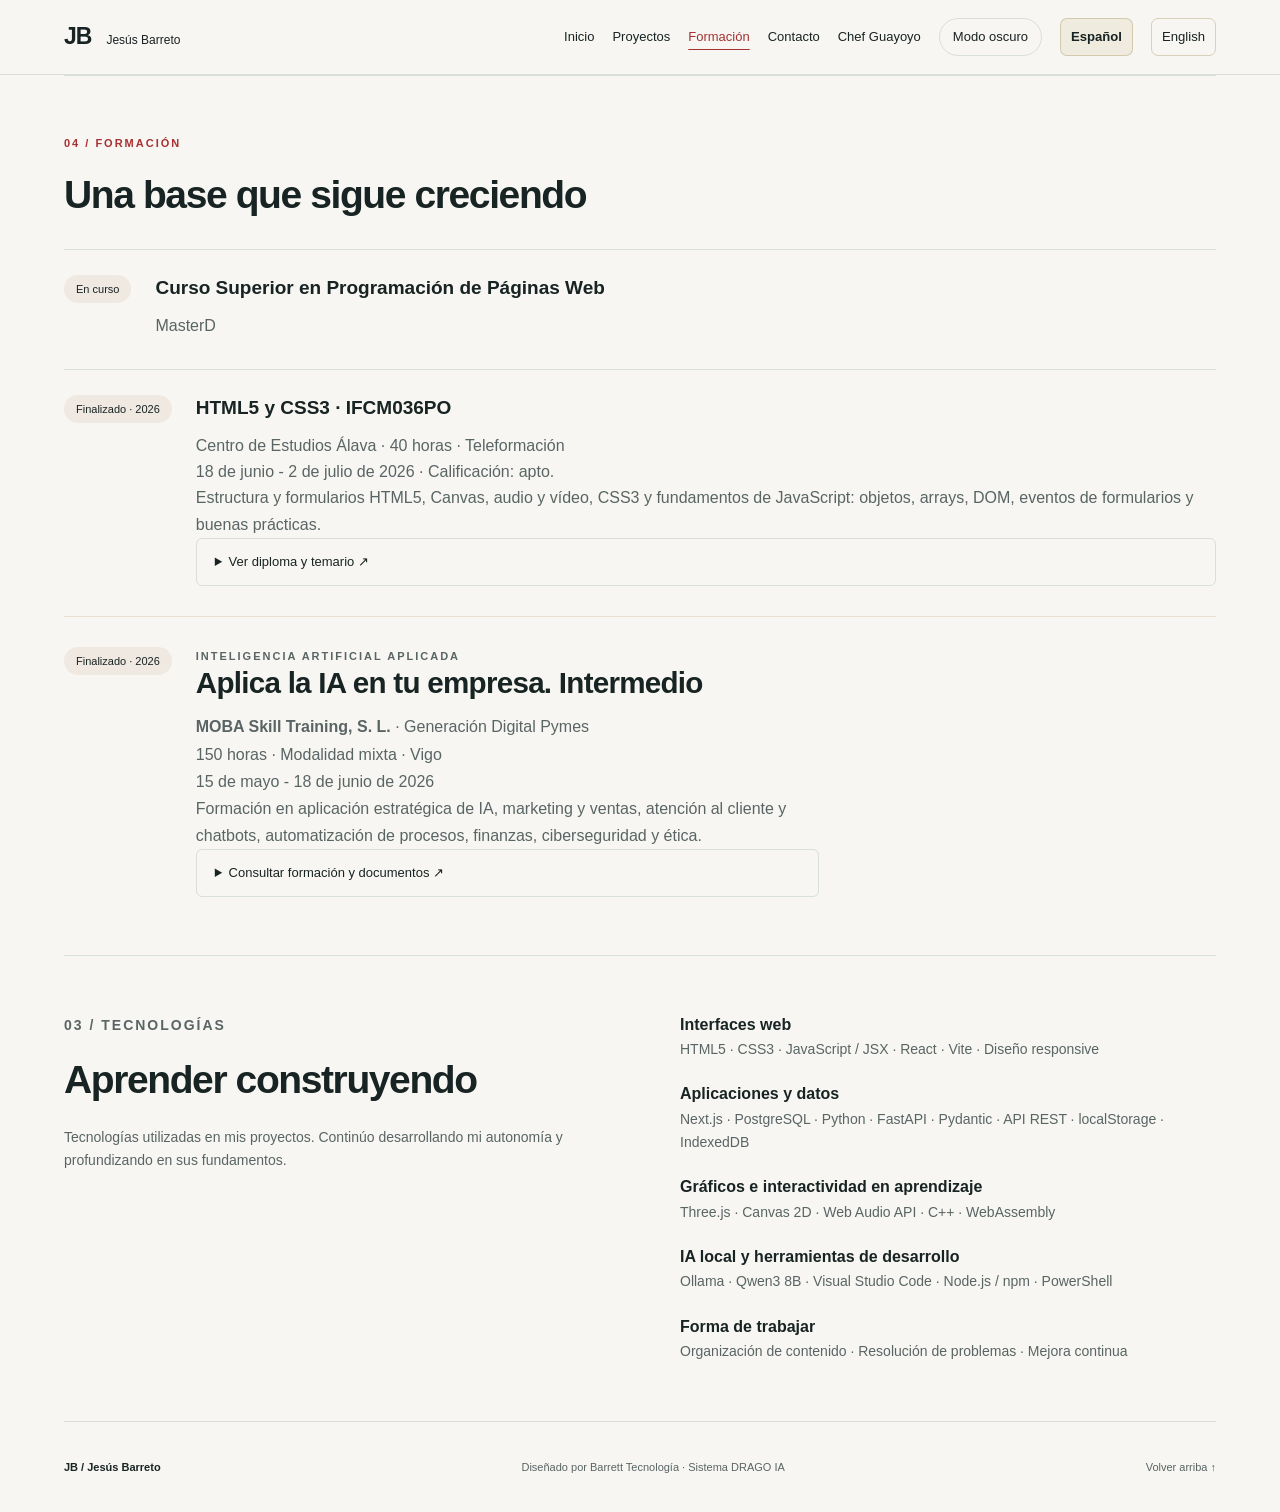
<file: formacion.html>
<!doctype html>
<html lang="es">
<head>
<meta charset="utf-8"><meta name="viewport" content="width=device-width,initial-scale=1">
<meta name="description" content="Currículum de Jesús Barreto, desarrollador web junior en formación. Proyectos web de Barrett Tecnología.">
<title>Formación | Jesús Barreto</title>
<link rel="stylesheet" href="barrett.css"><script src="app.js" defer></script>
</head>
<body>
<header class="header"><a class="brand" href="index.html" aria-label="Volver al inicio">JB<span>Jesús Barreto</span></a><nav aria-label="Principal"><a href="index.html">Inicio</a><a href="proyectos.html">Proyectos</a><a href="formacion.html" aria-current="page">Formación</a><a href="contacto.html">Contacto</a><a href="chef-guayoyo.html">Chef Guayoyo</a><button id="tema" type="button" aria-pressed="false">Modo oscuro</button><span class="language-current" lang="es" aria-current="true">Español</span><a class="language-switch" href="en/formacion.html" lang="en" hreflang="en" aria-label="Switch to English">English</a></nav></header>
<main id="inicio">
<section class="section education" id="formacion"><p class="eyebrow">04 / FORMACIÓN</p><h2>Una base que sigue creciendo</h2><div class="study"><span class="status">En curso</span><div><h3>Curso Superior en Programación de Páginas Web</h3><p>MasterD</p></div></div><div class="study"><span class="status">Finalizado · 2026</span><div><h3>HTML5 y CSS3 · IFCM036PO</h3><p>Centro de Estudios Álava · 40 horas · Teleformación</p><p>18 de junio - 2 de julio de 2026 · Calificación: apto.</p><p>Estructura y formularios HTML5, Canvas, audio y vídeo, CSS3 y fundamentos de JavaScript: objetos, arrays, DOM, eventos de formularios y buenas prácticas.</p><details class="course-documents"><summary class="button">Ver diploma y temario ↗</summary><p>Diploma de aprovechamiento y contenido del curso.</p><a href="assets/diploma-html-css.png" target="_blank" rel="noopener"><img src="assets/diploma-html-css.png" alt="Diploma HTML5 y CSS3 de Jesús Enrique Barreto Sifontes, Centro de Estudios Álava, 40 horas, julio de 2026" loading="lazy" style="width:100%;max-width:650px;height:auto"></a><p><a class="button" href="assets/temario-html-css.png" target="_blank" rel="noopener">Abrir temario completo ↗</a></p></details></div></div><div class="study editorial-course"><span class="status">Finalizado · 2026</span><div><p class="eyebrow">INTELIGENCIA ARTIFICIAL APLICADA</p><h3>Aplica la IA en tu empresa. Intermedio</h3><p><strong>MOBA Skill Training, S. L.</strong> · Generación Digital Pymes</p><p>150 horas · Modalidad mixta · Vigo<br>15 de mayo - 18 de junio de 2026</p><p>Formación en aplicación estratégica de IA, marketing y ventas, atención al cliente y chatbots, automatización de procesos, finanzas, ciberseguridad y ética.</p><details class="course-documents"><summary class="button">Consultar formación y documentos ↗</summary><div class="course-editorial"><h4>Programa de formación</h4><ol><li>Fundamentos estratégicos: desarrolla tu negocio con IA · 6 h.</li><li>Marketing con IA · 8 h.</li><li>Ventas con IA · 6 h.</li><li>Atención al cliente y chatbot con IA · 8 h.</li><li>Automatización de procesos con IA · 8 h.</li><li>Finanzas con IA · 8 h.</li><li>Ciberseguridad y ética en el uso de IA · 6 h.</li></ol><p>50 horas de sesiones formativas y 100 horas de trabajo del alumno. Mentorización opcional: 1,5 horas.</p><div class="actions"><a class="button" href="assets/diploma-ia-empresa.png" target="_blank" rel="noopener">Ver diploma ↗</a><a class="button" href="assets/temario-ia-empresa.png" target="_blank" rel="noopener">Ver temario original ↗</a></div></div></details></div></div></section>
<section class="section skills"><div><p class="eyebrow">03 / TECNOLOGÍAS</p><h2>Aprender construyendo</h2><p>Tecnologías utilizadas en mis proyectos. Continúo desarrollando mi autonomía y profundizando en sus fundamentos.</p></div><div class="skill-groups"><div><h3>Interfaces web</h3><p>HTML5 · CSS3 · JavaScript / JSX · React · Vite · Diseño responsive</p></div><div><h3>Aplicaciones y datos</h3><p>Next.js · PostgreSQL · Python · FastAPI · Pydantic · API REST · localStorage · IndexedDB</p></div><div><h3>Gráficos e interactividad en aprendizaje</h3><p>Three.js · Canvas 2D · Web Audio API · C++ · WebAssembly</p></div><div><h3>IA local y herramientas de desarrollo</h3><p>Ollama · Qwen3 8B · Visual Studio Code · Node.js / npm · PowerShell</p></div><div><h3>Forma de trabajar</h3><p>Organización de contenido · Resolución de problemas · Mejora continua</p></div></div></section>
</main><footer><strong>JB / Jesús Barreto</strong><p>Diseñado por Barrett Tecnología · Sistema DRAGO IA</p><a href="#inicio">Volver arriba ↑</a></footer>
<dialog id="project-dialog" aria-labelledby="dialog-title"><div class="dialog-toolbar"><span>EXPLORAR PROYECTO</span><button type="button" id="ampliar-proyecto" aria-pressed="false">Ampliar ↗</button><button type="button" id="cerrar-proyecto" aria-label="Cerrar detalles del proyecto">Cerrar ×</button></div><div id="dialog-content"></div></dialog></body></html>
</file>
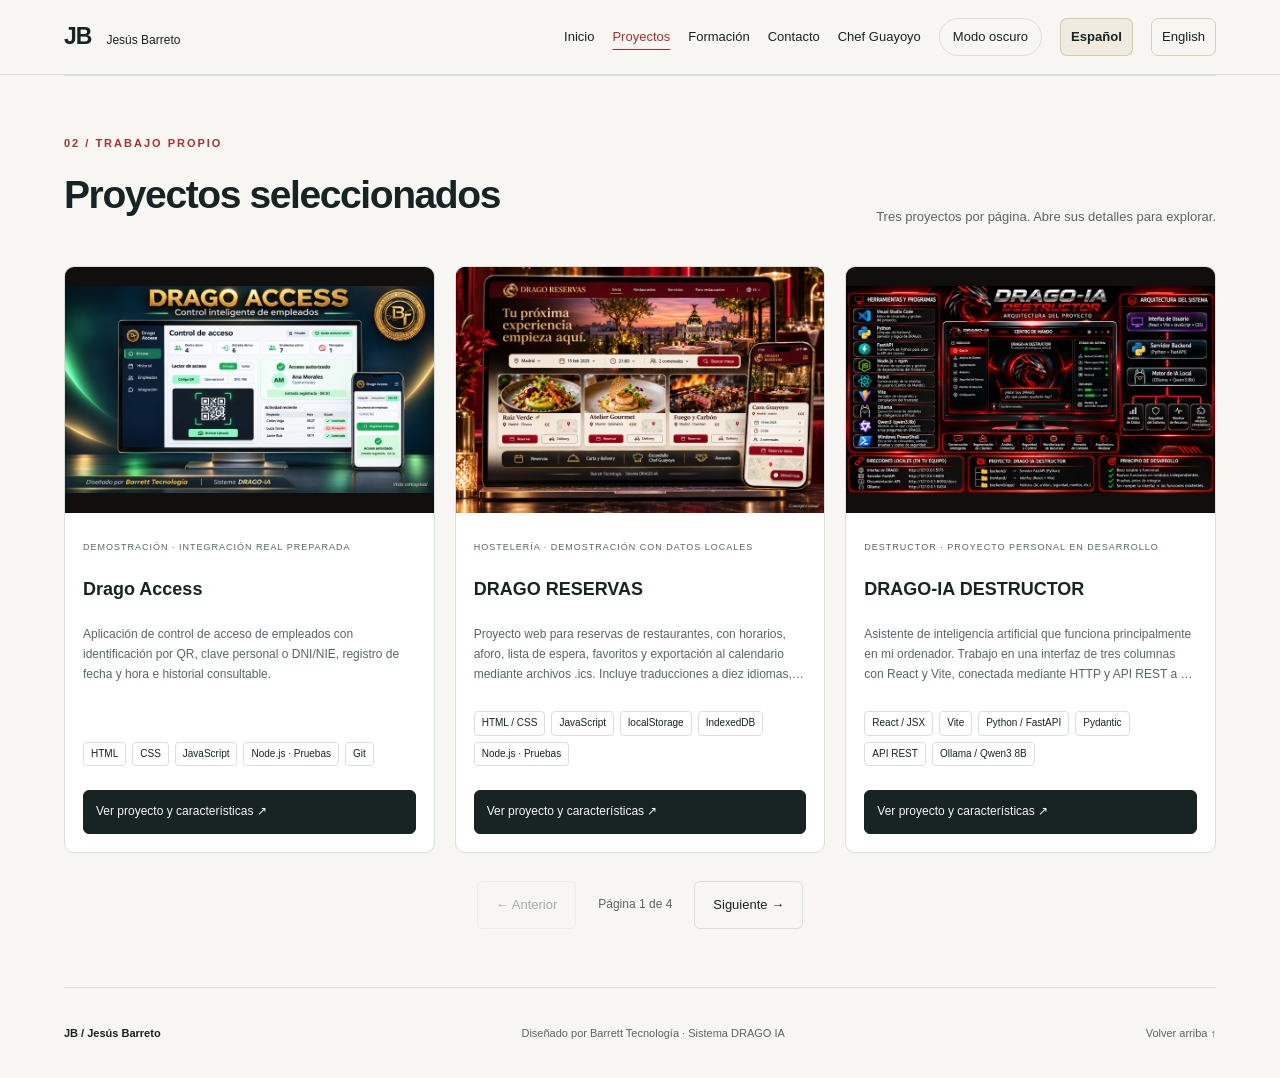
<file: proyectos.html>
<!doctype html>
<html lang="es">
<head>
<meta charset="utf-8"><meta name="viewport" content="width=device-width,initial-scale=1">
<meta name="description" content="Currículum de Jesús Barreto, desarrollador web junior en formación. Proyectos web de Barrett Tecnología.">
<title>Proyectos | Jesús Barreto</title>
<link rel="stylesheet" href="barrett.css"><script src="app.js" defer></script>
</head>
<body>
<header class="header"><a class="brand" href="index.html" aria-label="Volver al inicio">JB<span>Jesús Barreto</span></a><nav aria-label="Principal"><a href="index.html">Inicio</a><a href="proyectos.html" aria-current="page">Proyectos</a><a href="formacion.html">Formación</a><a href="contacto.html">Contacto</a><a href="chef-guayoyo.html">Chef Guayoyo</a><button id="tema" type="button" aria-pressed="false">Modo oscuro</button><span class="language-current" lang="es" aria-current="true">Español</span><a class="language-switch" href="en/proyectos.html" lang="en" hreflang="en" aria-label="Switch to English">English</a></nav></header>
<main id="inicio">
<section class="section" id="proyectos"><div class="section-head"><div><p class="eyebrow">02 / TRABAJO PROPIO</p><h2>Proyectos seleccionados</h2></div><p>Tres proyectos por página. Abre sus detalles para explorar.</p></div><div class="projects">
<article class="project"><div class="project-art access project-screenshot"><img src="assets/drago-access.png" alt="Vista conceptual de Drago Access en ordenador y móvil, con acceso por QR, clave personal o DNI/NIE." loading="lazy" width="1672" height="941"></div><div class="project-content"><p class="label">DEMOSTRACIÓN · INTEGRACIÓN REAL PREPARADA</p><h3>Drago Access</h3><p>Aplicación de control de acceso de empleados con identificación por QR, clave personal o DNI/NIE, registro de fecha y hora e historial consultable.</p><ul class="tags" aria-label="Tecnologías de Drago Access"><li>HTML</li><li>CSS</li><li>JavaScript</li><li>Node.js · Pruebas</li><li>Git</li></ul><div class="project-details"><p>Interfaz adaptable a móvil, tablet y ordenador. Código separado en interfaz, lógica de identificación y validaciones, y adaptador preparado para conectar un servidor real. Funciona con datos de demostración cuando no hay servidor conectado.</p><p>Pruebas de funcionamiento ejecutadas con Node.js y npm, control de versiones con Git y documentación de configuración e integración.</p><h4>Características del proyecto</h4><ul class="feature-list"><li>Lectura de QR mediante cámara.</li><li>Identificación con clave personal o DNI/NIE.</li><li>Registro de fecha y hora y estados de acceso.</li><li>Gestión de empleados e historial consultable.</li><li>Datos de demostración y adaptador para servidor real.</li><li>Pruebas con Node.js y npm, Git y documentación de integración.</li></ul></div><button class="button project-open" type="button" aria-haspopup="dialog" aria-controls="project-dialog" data-project="0">Ver proyecto y características ↗</button></div></article><article class="project"><div class="project-art reservas project-screenshot"><img src="assets/drago-reservas.png" alt="Concepto visual de DRAGO RESERVAS en ordenador y móvil con buscador de mesas, restaurantes y servicios gastronómicos." loading="lazy" width="1536" height="1024"></div><div class="project-content"><p class="label">HOSTELERÍA · DEMOSTRACIÓN CON DATOS LOCALES</p><h3>DRAGO RESERVAS</h3><p>Proyecto web para reservas de restaurantes, con horarios, aforo, lista de espera, favoritos y exportación al calendario mediante archivos .ics. Incluye traducciones a diez idiomas, galería táctil, escandallo integrado y pedidos de delivery de prueba.</p><ul class="tags" aria-label="Tecnologías del proyecto"><li>HTML / CSS</li><li>JavaScript</li><li>localStorage</li><li>IndexedDB</li><li>Node.js · Pruebas</li></ul><div class="project-details"><p>Organización del código por funcionalidades, datos de demostración en localStorage, vídeos locales en IndexedDB, copias de seguridad y restauración. Incluye pruebas automáticas ejecutadas con Node.js y un asistente con respuestas predefinidas.</p><h4>Características del proyecto</h4><ul class="feature-list"><li>Agenda, horarios, aforo y modificación de reservas.</li><li>Clientes, favoritos y lista de espera.</li><li>Carta, delivery opcional y pedidos de prueba.</li><li>Exportación de reservas al calendario en formato .ics.</li><li>Traducciones a diez idiomas y galería con navegación táctil.</li><li>Escandallo Chef Guayoyo integrado.</li><li>Vídeos locales con IndexedDB y datos con localStorage.</li><li>Copias de seguridad, restauración y resumen de actividad.</li><li>DRAGO Guía con respuestas predefinidas.</li><li>Pruebas automáticas con Node.js.</li></ul></div><button class="button project-open" type="button" aria-haspopup="dialog" aria-controls="project-dialog" data-project="1">Ver proyecto y características ↗</button></div></article>

<article class="project"><div class="project-art drago-ai project-screenshot"><img src="assets/drago-ia-destructor.png" alt="Presentación de la arquitectura del proyecto DRAGO-IA DESTRUCTOR, con React, FastAPI, Ollama y Qwen3." loading="lazy" width="1672" height="941"></div><div class="project-content"><p class="label">DESTRUCTOR · PROYECTO PERSONAL EN DESARROLLO</p><h3>DRAGO-IA DESTRUCTOR</h3><p>Asistente de inteligencia artificial que funciona principalmente en mi ordenador. Trabajo en una interfaz de tres columnas con React y Vite, conectada mediante HTTP y API REST a un servidor Python con FastAPI y validación de datos con Pydantic.</p><ul class="tags" aria-label="Tecnologías del proyecto"><li>React / JSX</li><li>Vite</li><li>Python / FastAPI</li><li>Pydantic</li><li>API REST</li><li>Ollama / Qwen3 8B</li></ul><div class="project-details"><p>Integración de Ollama para ejecutar localmente el modelo Qwen3 8B, con control sobre la interfaz y los datos del proyecto.</p><h4>Características del proyecto</h4><ul class="feature-list"><li>Interfaz de tres columnas con React, JSX y CSS.</li><li>Desarrollo y compilación de la interfaz con Vite.</li><li>Servidor Python con FastAPI.</li><li>Validación de datos del backend con Pydantic.</li><li>Comunicación HTTP y API REST entre interfaz, servidor y Ollama.</li><li>Ejecución local de Qwen3 mediante el modelo qwen3:8b.</li><li>Herramientas de trabajo: VS Code, Node.js, npm y PowerShell.</li></ul></div><button class="button project-open" type="button" aria-haspopup="dialog" aria-controls="project-dialog" data-project="2">Ver proyecto y características ↗</button></div></article>

<article class="project"><div class="project-art echoes project-screenshot"><img src="assets/el-planeta-de-los-ecos.png" alt="Presentación de El Planeta de los Ecos — La Saga de los Barrett, con la nave Aetheris, puente de mando y tecnologías del proyecto." loading="lazy" width="1672" height="941"></div><div class="project-content"><p class="label">LA SAGA DE LOS BARRETT · EN DESARROLLO</p><h3>El Planeta de los Ecos</h3><p>Experiencia web narrativa con portada, capítulos y puente de mando. Trabajo en escenas espaciales con planetas, asteroides y hologramas 3D, partículas, interacciones y sonido generado en el navegador.</p><ul class="tags" aria-label="Tecnologías del proyecto"><li>HTML5 / CSS3</li><li>JavaScript</li><li>Three.js</li><li>Canvas 2D</li><li>Web Audio API</li><li>C++ / WASM</li></ul><div class="project-details"><p>El proyecto incluye un simulador de combate de la Aetheris con C++ y WebAssembly para su ejecución en el navegador.</p><h4>Características del proyecto</h4><ul class="feature-list"><li>Portada narrativa, capítulos y puente de mando.</li><li>Escenas 3D con planetas, asteroides y hologramas mediante Three.js.</li><li>Estrellas y partículas con Canvas 2D.</li><li>Movimientos e interacciones con JavaScript.</li><li>Sonidos de DRAGO-IA y ECO-001 mediante Web Audio API.</li><li>Simulador de combate de la Aetheris con C++ y WebAssembly.</li><li>Desarrollo local con VS Code, Chrome y Live Server.</li></ul></div><button class="button project-open" type="button" aria-haspopup="dialog" aria-controls="project-dialog" data-project="3">Ver proyecto y características ↗</button></div></article>

<article class="project"><div class="project-art restaurant project-screenshot"><img src="assets/resto-drago-ia.png" alt="Presentación visual de Resto DRAGO-IA con panel general, mesas, cocina y mesero en varios dispositivos." loading="lazy" width="1672" height="941"></div><div class="project-content"><p class="label">GESTIÓN DE HOSTELERÍA · EN DESARROLLO</p><h3>Resto DRAGO IA</h3><p>Aplicación para organizar mesas, comandas y flujos de cocina, barra y caja. Trabajo en observaciones de pedidos, estados de preparación y envíos por destino.</p><ul class="tags" aria-label="Tecnologías"><li>Next.js</li><li>PostgreSQL</li><li>Interfaces</li></ul><div class="project-details"><h4>Características del proyecto</h4><ul class="feature-list"><li>Organización de mesas y comandas.</li><li>Flujos de cocina, barra y caja.</li><li>Observaciones en los pedidos.</li><li>Estados de preparación y envíos por destino.</li><li>Proyecto en desarrollo con Next.js y PostgreSQL.</li></ul></div><button class="button project-open" type="button" aria-haspopup="dialog" aria-controls="project-dialog" data-project="4">Ver proyecto y características ↗</button></div></article>
<article class="project"><div class="project-art recipes project-screenshot"><img src="assets/guayoyo-express.png" alt="Presentación de Guayoyo Express en ordenador y móvil, con recetas, favoritos, calculadora de costes y guía local de DRAGO-IA." loading="lazy" width="1536" height="1024"></div><div class="project-content"><p class="label">PLATAFORMA GASTRONÓMICA · PROYECTO PERSONAL</p><h3>Guayoyo Express</h3><p>Proyecto que une mi experiencia en cocina con el desarrollo web: catálogo de recetas con buscadores, filtros por categoría y páginas de detalle con ingredientes, preparación e imágenes propias.</p><ul class="tags" aria-label="Tecnologías de Guayoyo Express"><li>HTML5</li><li>CSS3 · Responsive</li><li>JavaScript</li><li>localStorage</li></ul><div class="project-details"><p>Desarrollo de favoritos y lista de compras con localStorage, calculadora de costes, juego gastronómico y guía local de DRAGO-IA. Interfaz adaptable a móvil, tablet y ordenador, con efectos visuales y animaciones CSS.</p><p>Organización del contenido, los estilos y la lógica en archivos separados para facilitar la ampliación del catálogo y el mantenimiento de las funciones.</p><h4>Características del proyecto</h4><ul class="feature-list"><li>Catálogo con buscadores y filtros por categoría.</li><li>Páginas de recetas con ingredientes, preparación e imágenes propias.</li><li>Favoritos y lista de compras guardados con localStorage.</li><li>Calculadora de costes.</li><li>Juego gastronómico y guía local de DRAGO-IA.</li><li>Diseño responsive con efectos visuales y animaciones CSS.</li><li>Contenido, estilos y lógica organizados en archivos separados.</li></ul></div><button class="button project-open" type="button" aria-haspopup="dialog" aria-controls="project-dialog" data-project="5">Ver proyecto y características ↗</button></div></article>
<article class="project"><div class="project-art player" aria-hidden="true"><span>MULTIMEDIA WEB</span><strong>DRAGO Player</strong><div class="bars"><i></i><i></i><i></i><i></i><i></i><i></i><i></i><i></i><i></i></div></div><div class="project-content"><p class="label">AUDIO Y VÍDEO · PROYECTO PROPIO</p><h3>DRAGO Player</h3><p>Reproductor multimedia con archivos locales, listas y favoritos. Trabajo en controles de reproducción, organización de contenido y almacenamiento en el navegador.</p><ul class="tags" aria-label="Tecnologías"><li>JavaScript</li><li>IndexedDB</li><li>Multimedia</li></ul><div class="project-details"><h4>Características del proyecto</h4><ul class="feature-list"><li>Reproducción de audio y vídeo con archivos locales.</li><li>Listas de reproducción y favoritos.</li><li>Controles de reproducción.</li><li>Organización de contenido multimedia.</li><li>Almacenamiento en el navegador con IndexedDB.</li></ul></div><button class="button project-open" type="button" aria-haspopup="dialog" aria-controls="project-dialog" data-project="6">Ver proyecto y características ↗</button></div></article>
<article class="project"><div class="project-art brasas project-screenshot"><img src="assets/entre-cortes-y-brasas.png" alt="Presentación de Entre Cortes y Brasas con el Chef Guayoyo: guías de carnes, parrillas y recetas destacadas." loading="lazy" width="1536" height="1024"></div><div class="project-content"><p class="label">BIBLIOTECA GASTRONÓMICA · PROYECTO PERSONAL</p><h3>Entre Cortes y Brasas</h3><p>Sitio web gastronómico con guías de carnes, cortes y técnicas de cocina, además de 32 recetas completas con ingredientes, preparación y ajuste de raciones.</p><div class="project-details"><p>Proyecto desarrollado con HTML, CSS y JavaScript, con navegación entre secciones, fichas y recetas en ventanas modales y adaptación a dispositivos móviles.</p><p>Contenido y lógica organizados en archivos separados: cada receta tiene su propio archivo, las guías se agrupan por sección y los estilos se distribuyen entre navegación, tarjetas, recetas y ventanas.</p><h4>Características del proyecto</h4><ul class="feature-list"><li>Secciones de carnes, cortes, parrillas, términos de cocción, estofados y cerdo.</li><li>Guías de técnicas, marinados, salsas y recetas del mundo.</li><li>Apartado personal del Chef Guayoyo.</li><li>32 recetas completas, cada una en un archivo independiente.</li><li>Ajuste de raciones en las recetas.</li><li>Fichas y recetas en ventanas modales.</li><li>Diseño adaptable a móviles y navegación entre páginas.</li><li>Fotografías de platos creadas o mejoradas con generación de imágenes mediante IA.</li><li>Comprobación de sintaxis JavaScript con Node.js durante el desarrollo.</li><li>Uso de Python para organizar archivos, optimizar imágenes y preparar entregables ZIP.</li></ul></div><ul class="tags" aria-label="Tecnologías de Entre Cortes y Brasas"><li>HTML</li><li>CSS · Responsive</li><li>JavaScript</li></ul><button class="button project-open" type="button" aria-haspopup="dialog" aria-controls="project-dialog" data-project="7">Ver proyecto y características ↗</button></div></article><article class="project"><div class="project-art project-screenshot"><img src="assets/escandallo-chef-guayoyo.png" alt="Vista conceptual de Escandallo Chef Guayoyo en ordenador y móvil, con ingredientes, costes y recetas." loading="lazy" width="1672" height="941"></div><div class="project-content"><p class="label">COSTES DE RECETAS · PROYECTO PERSONAL</p><h3>Escandallo Chef Guayoyo</h3><p>Herramienta web para calcular el coste de recetas e ingredientes, organizar fichas gastronómicas y consultar costes por porción.</p><div class="project-details"><p>Proyecto desarrollado con HTML, CSS y JavaScript, con páginas separadas para el escandallo, la presentación comercial y las pruebas de accesos. Los cálculos, recetas, imágenes y exportaciones se organizan en archivos JavaScript.</p><h4>Características del proyecto</h4><ul class="feature-list"><li>Cálculo de costes por ingrediente, receta y porción.</li><li>Tarjetas de recetas y ventanas con información detallada.</li><li>Selector de moneda.</li><li>Guardado de recetas con imagen.</li><li>Exportación a PDF y opción de compartir por WhatsApp.</li><li>Base local de fotografías de ingredientes.</li><li>Portada comercial y navegación entre páginas.</li><li>Pantallas de demostración para solicitudes de acceso, administración y mensualidades; integración con servidor pendiente.</li><li>Diseño adaptable a móvil y ordenador.</li><li>Desarrollo con Visual Studio Code, terminal y navegador web.</li></ul></div><ul class="tags" aria-label="Tecnologías de Escandallo Chef Guayoyo"><li>HTML</li><li>CSS · Responsive</li><li>JavaScript</li></ul><button class="button project-open" type="button" aria-haspopup="dialog" aria-controls="project-dialog" data-project="8">Ver proyecto y características ↗</button></div></article><article class="project"><div class="project-art project-screenshot"><img src="assets/drago-store.png" alt="Presentación de DRAGO-STORE, catálogo de tecnología con categorías y fichas de productos preparadas para enlaces a Amazon." loading="lazy" width="1536" height="1024"></div><div class="project-content"><p class="label">CATÁLOGO DE PRODUCTOS · PROYECTO PERSONAL</p><h3>DRAGO-STORE</h3><p>Tienda web de productos tecnológicos y otros artículos, con catálogo por categorías y fichas preparadas para utilizar enlaces de afiliados de Amazon.</p><div class="project-details"><p>Proyecto desarrollado con HTML, CSS y JavaScript. Presentación de productos con imágenes, descripciones y características, con un diseño adaptable y una identidad visual propia.</p><h4>Características del proyecto</h4><ul class="feature-list"><li>Portada con imagen principal y navegación por secciones.</li><li>Catálogo organizado por categorías.</li><li>Tarjetas de productos con imagen, descripción y características.</li><li>Ventanas modales para consultar detalles de los productos.</li><li>Botones de acceso a Amazon y estructura preparada para enlaces de afiliados; activación del programa pendiente.</li><li>Diseño adaptable a móvil y ordenador.</li><li>Desarrollo con Visual Studio Code, Chrome, terminal y Live Server.</li><li>Publicación y guardado del código en GitHub previstos para una etapa posterior.</li></ul></div><ul class="tags" aria-label="Tecnologías de DRAGO-STORE"><li>HTML</li><li>CSS · Responsive</li><li>JavaScript</li></ul><button class="button project-open" type="button" aria-haspopup="dialog" aria-controls="project-dialog" data-project="9">Ver proyecto y características ↗</button></div></article><article class="project"><div class="project-art project-screenshot"><img src="assets/resto-drago-ia-v2.png" alt="Propuesta visual de RESTO DRAGO-IA V2 en ordenador, tablet y teléfono, con mesas, cocina, barra y carta." loading="lazy" width="1672" height="941"></div><div class="project-content"><p class="label">GESTIÓN DE HOSTELERÍA · VERSIÓN 2 EN DESARROLLO</p><h3>RESTO DRAGO-IA V2</h3><p>Aplicación para restaurantes, cafeterías y bares, con interfaces para mesas, mesero, cocina, barra y caja. Desarrollada con Next.js, React y JavaScript/JSX.</p><div class="project-details"><p>Organización modular por funcionalidades para separar comandas, mesas, preparación, cobros, productos, configuración e historial. Diseño adaptable a teléfono, tablet y ordenador, con temas claro y oscuro.</p><h4>Características del proyecto</h4><ul class="feature-list"><li>Comandas, productos pedidos y envíos a cocina y barra.</li><li>Gestión de mesas, cambios de numeración y traslados.</li><li>Interfaz del mesero para teléfono y tablet.</li><li>Estados de preparación, avisos y tiempos en cocina y barra.</li><li>Caja, cobros, recibos y opción de compartir por WhatsApp.</li><li>Historial y números de registro.</li><li>Edición de carta, productos e imágenes.</li><li>Configuración de restaurante, logo, portada, zonas y zona horaria.</li><li>Resumen diario y exportación CSV.</li><li>Copias de seguridad y restauración.</li><li>Archivos CSS separados, pruebas automáticas y documentación.</li><li>Ejecución local mediante Node.js y npm; edición con VS Code y comprobación en Chrome.</li></ul></div><ul class="tags" aria-label="Tecnologías de RESTO DRAGO IA V2"><li>Next.js / React</li><li>JavaScript / JSX</li><li>CSS · Responsive</li><li>Node.js / npm</li></ul><button class="button project-open" type="button" aria-haspopup="dialog" aria-controls="project-dialog" data-project="10">Ver proyecto y características ↗</button></div></article><article class="project"><div class="project-art project-screenshot"><img src="assets/pastas-salsas-chef-guayoyo.png" alt="Propuesta visual de Pastas y Salsas, con recetas de pasta, salsas, Academia del Chef y estructura del proyecto." loading="lazy" width="1672" height="941"></div><div class="project-content"><p class="label">BIBLIOTECA GASTRONÓMICA · PROYECTO EN DESARROLLO</p><h3>Pastas &amp; Salsas — Chef Guayoyo</h3><p>Sitio web de varias páginas sobre pasta italiana, salsas y combinaciones, con recetas, técnicas y una Academia del Chef. Proyecto que une mi experiencia gastronómica con el desarrollo web.</p><div class="project-details"><p>Carpeta prevista: pastas-salsas-chef-guayoyo. Contenido y código organizados en archivos pequeños para facilitar su ampliación y mantenimiento. La imagen presenta la propuesta visual y de organización; el catálogo y las funciones se están desarrollando.</p><h4>Características y alcance previsto</h4><ul class="feature-list"><li>Navegación entre inicio, pastas, salsas, combinaciones, academia del chef, recetario y contacto.</li><li>Catálogo de tipos de pasta, con formas, usos y preparaciones.</li><li>Salsas italianas con nombre original y subtítulo explicativo en español.</li><li>Combinaciones de pastas y salsas para orientar la elección de cada plato.</li><li>Academia del Chef: técnicas, masas y elaboración de pasta.</li><li>Recetario con ingredientes y preparación.</li><li>Imágenes originales generadas para el proyecto, con carpetas separadas para pastas, salsas, portada e iconos.</li><li>Objetivo visual: colecciones de 50 imágenes de pastas y 50 de salsas, pendientes de completar.</li><li>Estilo gastronómico rojo y dorado, tarjetas visuales y adaptación a móviles.</li><li>Estructura modular: páginas HTML, estilos CSS, lógica JavaScript y datos JSON separados.</li><li>Archivos previstos para instalación como app y funcionamiento sin conexión: manifest.json y service-worker.js; implementación pendiente.</li><li>Identidad de Chef Guayoyo, Barrett Tecnología y Sistema DRAGO-IA.</li></ul><h4>Contenido y organización</h4><p>Carbonara · Sapore di Mare · Vera Napoletana · Tartufo e Funghi · Pesto di Pistacchio e Limone · Arrabbiata.</p><p>pages/ · css/barrett.css · css/responsive.css · js/app.js · js/pastas.js · js/salsas.js · data/pastas.json · data/salsas.json · assets/img/</p></div><ul class="tags" aria-label="Tecnologías del proyecto"><li>HTML</li><li>CSS · Responsive</li><li>JavaScript</li><li>JSON</li></ul><button class="button project-open" type="button" aria-haspopup="dialog" aria-controls="project-dialog" data-project="11">Ver proyecto y características ↗</button></div></article></div><div class="project-pagination" aria-label="Páginas de proyectos"><button type="button" id="proyectos-anterior" class="button">← Anterior</button><p id="proyectos-pagina" aria-live="polite"></p><button type="button" id="proyectos-siguiente" class="button">Siguiente →</button></div></section>
</main><footer><strong>JB / Jesús Barreto</strong><p>Diseñado por Barrett Tecnología · Sistema DRAGO IA</p><a href="#inicio">Volver arriba ↑</a></footer>
<dialog id="project-dialog" aria-labelledby="dialog-title"><div class="dialog-toolbar"><span>EXPLORAR PROYECTO</span><button type="button" id="ampliar-proyecto" aria-pressed="false">Ampliar ↗</button><button type="button" id="cerrar-proyecto" aria-label="Cerrar detalles del proyecto">Cerrar ×</button></div><div id="dialog-content"></div></dialog></body></html>
</file>
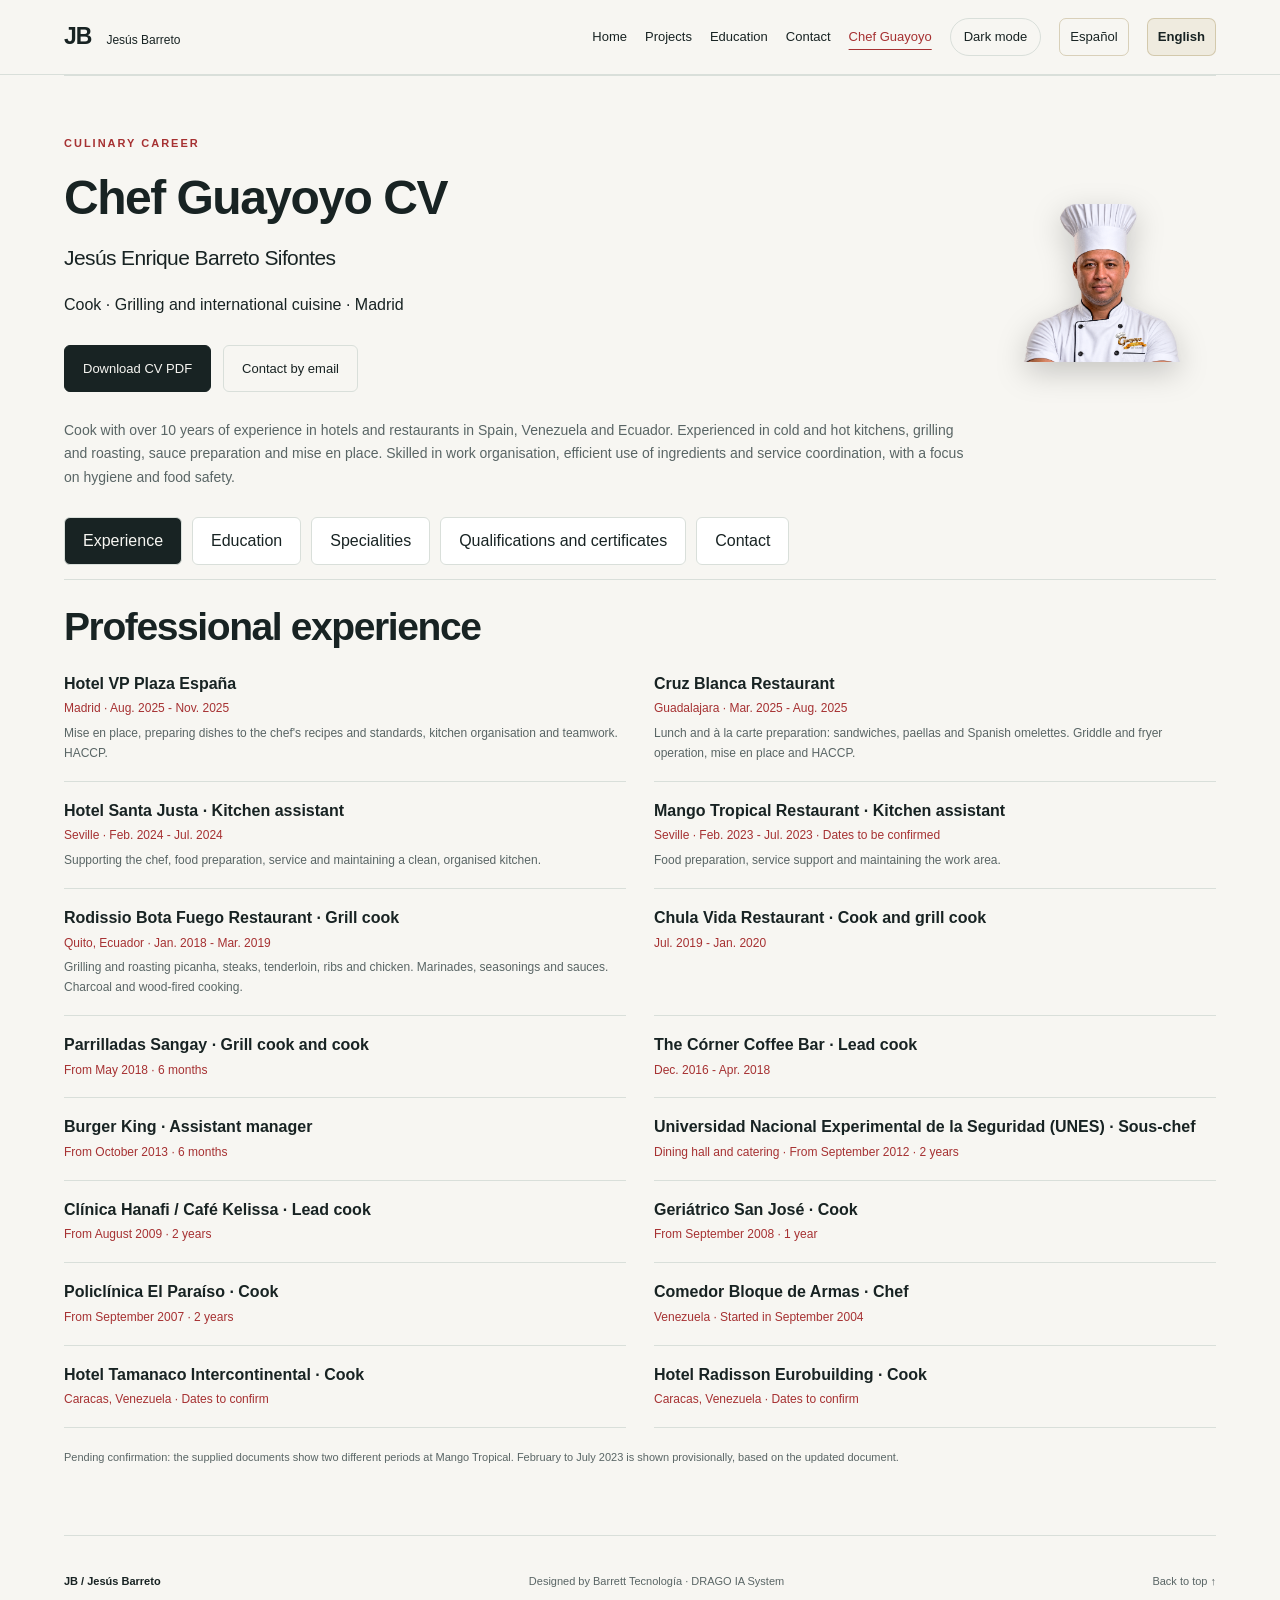
<file: en - copia/chef-guayoyo.html>
<!doctype html>

<html lang="en">

<head>

<meta charset="utf-8"><meta name="viewport" content="width=device-width,initial-scale=1">

<meta name="description" content="Jesús Barreto, junior web developer in training. Web projects by Barrett Tecnología.">

<title>Chef Guayoyo CV | Jesús Barreto</title>

<link rel="stylesheet" href="../barrett.css"><script src="../app.js" defer></script>

<link rel="alternate" hreflang="es" href="../chef-guayoyo.html"><link rel="alternate" hreflang="en" href="chef-guayoyo.html"></head>

<body>

<header class="header"><a class="brand" href="index.html" aria-label="Back to home">JB<span>Jesús Barreto</span></a><nav aria-label="Main navigation"><a href="index.html">Home</a><a href="proyectos.html">Projects</a><a href="formacion.html">Education</a><a href="contacto.html">Contact</a><a href="chef-guayoyo.html" aria-current="page">Chef Guayoyo</a><button id="tema" type="button" aria-pressed="false">Dark mode</button><a class="language-switch" href="../chef-guayoyo.html" lang="es" hreflang="es" aria-label="Cambiar a español">Español</a><span class="language-current" lang="en" aria-current="true">English</span></nav></header>

<main id="inicio">

<section class="section chef-cv"><p class="eyebrow">CULINARY CAREER</p><img class="chef-portrait" src="../assets/chef-guayoyo.png" alt="Jesús Enrique Barreto Sifontes, Chef Guayoyo, in a chef uniform"><h1 class="chef-title">Chef Guayoyo CV</h1><p class="role">Jesús Enrique Barreto Sifontes</p><p>Cook · Grilling and international cuisine · Madrid</p><div class="actions"><a class="button primary" href="../assets/Chef_Guayoyo_CV_English.pdf" download>Download CV PDF</a><a class="button" href="mailto:jbarreto1622@gmail.com">Contact by email</a></div><p class="chef-profile">Cook with over 10 years of experience in hotels and restaurants in Spain, Venezuela and Ecuador. Experienced in cold and hot kitchens, grilling and roasting, sauce preparation and mise en place. Skilled in work organisation, efficient use of ingredients and service coordination, with a focus on hygiene and food safety.</p><div class="chef-tabs" role="tablist" aria-label="Cooking CV sections"><button type="button" role="tab" id="chef-tab-experiencia" aria-controls="chef-experiencia" aria-selected="true">Experience</button><button type="button" role="tab" id="chef-tab-formacion" aria-controls="chef-formacion" aria-selected="false" tabindex="-1">Education</button><button type="button" role="tab" id="chef-tab-especialidades" aria-controls="chef-especialidades" aria-selected="false" tabindex="-1">Specialities</button><button type="button" role="tab" id="chef-tab-titulos" aria-controls="chef-titulos" aria-selected="false" tabindex="-1">Qualifications and certificates</button><button type="button" role="tab" id="chef-tab-contacto" aria-controls="chef-contacto" aria-selected="false" tabindex="-1">Contact</button></div><div id="chef-experiencia" role="tabpanel" aria-labelledby="chef-tab-experiencia"><h2>Professional experience</h2><div class="chef-jobs"><article class="chef-job"><h3>Hotel VP Plaza España</h3><p class="chef-date">Madrid · Aug. 2025 - Nov. 2025</p><p>Mise en place, preparing dishes to the chef's recipes and standards, kitchen organisation and teamwork. HACCP.</p></article><article class="chef-job"><h3>Cruz Blanca Restaurant</h3><p class="chef-date">Guadalajara · Mar. 2025 - Aug. 2025</p><p>Lunch and à la carte preparation: sandwiches, paellas and Spanish omelettes. Griddle and fryer operation, mise en place and HACCP.</p></article><article class="chef-job"><h3>Hotel Santa Justa · Kitchen assistant</h3><p class="chef-date">Seville · Feb. 2024 - Jul. 2024</p><p>Supporting the chef, food preparation, service and maintaining a clean, organised kitchen.</p></article><article class="chef-job"><h3>Mango Tropical Restaurant · Kitchen assistant</h3><p class="chef-date">Seville · Feb. 2023 - Jul. 2023 · Dates to be confirmed</p><p>Food preparation, service support and maintaining the work area.</p></article><article class="chef-job"><h3>Rodissio Bota Fuego Restaurant · Grill cook</h3><p class="chef-date">Quito, Ecuador · Jan. 2018 - Mar. 2019</p><p>Grilling and roasting picanha, steaks, tenderloin, ribs and chicken. Marinades, seasonings and sauces. Charcoal and wood-fired cooking.</p></article><article class="chef-job"><h3>Chula Vida Restaurant · Cook and grill cook</h3><p class="chef-date">Jul. 2019 - Jan. 2020</p></article>
<article class="chef-job"><h3>Parrilladas Sangay · Grill cook and cook</h3><p class="chef-date">From May 2018 · 6 months</p></article>
<article class="chef-job"><h3>The Córner Coffee Bar · Lead cook</h3><p class="chef-date">Dec. 2016 - Apr. 2018</p></article>
<article class="chef-job"><h3>Burger King · Assistant manager</h3><p class="chef-date">From October 2013 · 6 months</p></article>
<article class="chef-job"><h3>Universidad Nacional Experimental de la Seguridad (UNES) · Sous-chef</h3><p class="chef-date">Dining hall and catering · From September 2012 · 2 years</p></article>
<article class="chef-job"><h3>Clínica Hanafi / Café Kelissa · Lead cook</h3><p class="chef-date">From August 2009 · 2 years</p></article>
<article class="chef-job"><h3>Geriátrico San José · Cook</h3><p class="chef-date">From September 2008 · 1 year</p></article>
<article class="chef-job"><h3>Policlínica El Paraíso · Cook</h3><p class="chef-date">From September 2007 · 2 years</p></article>
<article class="chef-job"><h3>Comedor Bloque de Armas · Chef</h3><p class="chef-date">Venezuela · Started in September 2004</p></article>
<article class="chef-job"><h3>Hotel Tamanaco Intercontinental · Cook</h3><p class="chef-date">Caracas, Venezuela · Dates to confirm</p></article><article class="chef-job"><h3>Hotel Radisson Eurobuilding · Cook</h3><p class="chef-date">Caracas, Venezuela · Dates to confirm</p></article></div><p class="chef-pending">Pending confirmation: the supplied documents show two different periods at Mango Tropical. February to July 2023 is shown provisionally, based on the updated document.</p></div><div id="chef-formacion" role="tabpanel" aria-labelledby="chef-tab-formacion"><h2>Culinary education</h2><ul class="feature-list"><li><strong>In progress · Professional Cooking Course</strong><br>Campus Training.<br>Training in culinary techniques, food safety, food preservation and kitchen management.</li><li><strong>2025 · International Cuisine Course</strong><br>Fundación Impulsarse para el Desarrollo del Empleo y la Integración Social.</li><li><strong>2018 · Professional Chef</strong><br>Instituto Venezolano de Gastronomía (IVEGA).</li><li><strong>2010 · Técnico Medio qualification in Nutrition and Dietetics</strong> — Rapisalud · 2,000 hours.</li><li><strong>1998 · Basic Cooking</strong><br>INCE.</li><li><strong>2007 · Puff pastry and croissant workshop</strong><br>Centro Gastronómico de Caracas.</li></ul></div><div id="chef-especialidades" role="tabpanel" aria-labelledby="chef-tab-especialidades"><h2>Specialities and skills</h2><div class="chef-columns"><div><h3>Cooking</h3><ul class="feature-list"><li>Grilling and roasting over embers, charcoal and wood.</li><li>Meat cuts, marinades, seasonings and sauces.</li><li>Cold and hot kitchens; demi-glace, soups, cream soups and stews.</li><li>Pasta, fish, battered dishes, fillings and oven cooking.</li><li>Ecuadorian cuisine, pasta sauces and barbecue preparations.</li></ul></div><div><h3>Organisation and service</h3><ul class="feature-list"><li>Mise en place, à la carte and set menus.</li><li>Stock control and efficient use of ingredients.</li><li>Buffets and culinary events.</li><li>Hygiene, food safety and HACCP.</li><li>Teamwork, adaptability and service under pressure.</li></ul></div></div><p><strong>Language:</strong> native Spanish.</p></div><div id="chef-titulos" role="tabpanel" aria-labelledby="chef-tab-titulos"><h2>Qualifications and certificates</h2><p class="certificate-intro">My education and awards. Open each photograph to view the full document. Certificates are displayed in their original language.</p><div class="certificate-grid"><article class="certificate-card"><div class="certificate-frame"><img src="../assets/certificados/certificado-01.jpg" alt="Professional in Culinary Arts — IVEGA · 2018" loading="lazy"></div><h3>Professional in Culinary Arts</h3><p>IVEGA · 2018</p><button type="button" class="button certificate-open" aria-haspopup="dialog" aria-controls="certificate-dialog">View document ↗<span class="sr-only"> Professional in Culinary Arts</span></button></article><article class="certificate-card"><div class="certificate-frame"><img src="../assets/certificados/certificado-02.jpg" alt="Hot Kitchen — INCE · 1999" loading="lazy"></div><h3>Hot Kitchen</h3><p>INCE · 1999</p><button type="button" class="button certificate-open" aria-haspopup="dialog" aria-controls="certificate-dialog">View document ↗<span class="sr-only"> Hot Kitchen</span></button></article><article class="certificate-card"><div class="certificate-frame"><img src="../assets/certificados/certificado-03.jpg" alt="General Secondary Education in Sciences — Liceo Nacional Adulto Ezequiel Zamora · 2011" loading="lazy"></div><h3>General Secondary Education in Sciences</h3><p>Liceo Nacional Adulto Ezequiel Zamora · 2011</p><button type="button" class="button certificate-open" aria-haspopup="dialog" aria-controls="certificate-dialog">View document ↗<span class="sr-only"> General Secondary Education in Sciences</span></button></article><article class="certificate-card"><div class="certificate-frame"><img src="../assets/certificados/certificado-04.jpg" alt="Food Handling — Corporación de Salud del Estado Miranda · 8 hours" loading="lazy"></div><h3>Food Handling</h3><p>Corporación de Salud del Estado Miranda · 8 hours</p><button type="button" class="button certificate-open" aria-haspopup="dialog" aria-controls="certificate-dialog">View document ↗<span class="sr-only"> Food Handling</span></button></article><article class="certificate-card"><div class="certificate-frame"><img src="../assets/certificados/certificado-05.jpg" alt="Human Relations — Instituto de Capacitación Turística · 1998 · 20 hours" loading="lazy"></div><h3>Human Relations</h3><p>Instituto de Capacitación Turística · 1998 · 20 hours</p><button type="button" class="button certificate-open" aria-haspopup="dialog" aria-controls="certificate-dialog">View document ↗<span class="sr-only"> Human Relations</span></button></article><article class="certificate-card"><div class="certificate-frame"><img src="../assets/certificados/certificado-06.jpg" alt="Hot Kitchen — Eurobuilding Hotel &amp; Suites · 1999" loading="lazy"></div><h3>Hot Kitchen</h3><p>Eurobuilding Hotel &amp; Suites · 1999</p><button type="button" class="button certificate-open" aria-haspopup="dialog" aria-controls="certificate-dialog">View document ↗<span class="sr-only"> Hot Kitchen</span></button></article><article class="certificate-card"><div class="certificate-frame"><img src="../assets/certificados/certificado-07.jpg" alt="Basic Cooking — Instituto de Capacitación Turística · 1998 · 635 hours" loading="lazy"></div><h3>Basic Cooking</h3><p>Instituto de Capacitación Turística · 1998 · 635 hours</p><button type="button" class="button certificate-open" aria-haspopup="dialog" aria-controls="certificate-dialog">View document ↗<span class="sr-only"> Basic Cooking</span></button></article><article class="certificate-card"><div class="certificate-frame"><img src="../assets/certificados/certificado-08.jpg" alt="Food Hygiene and Handling — Instituto de Capacitación Turística · 1998 · 30 hours" loading="lazy"></div><h3>Food Hygiene and Handling</h3><p>Instituto de Capacitación Turística · 1998 · 30 hours</p><button type="button" class="button certificate-open" aria-haspopup="dialog" aria-controls="certificate-dialog">View document ↗<span class="sr-only"> Food Hygiene and Handling</span></button></article><article class="certificate-card"><div class="certificate-frame"><img src="../assets/certificados/certificado-09.jpg" alt="Introduction to Hospitality — Instituto de Capacitación Turística · 1998 · 20 hours" loading="lazy"></div><h3>Introduction to Hospitality</h3><p>Instituto de Capacitación Turística · 1998 · 20 hours</p><button type="button" class="button certificate-open" aria-haspopup="dialog" aria-controls="certificate-dialog">View document ↗<span class="sr-only"> Introduction to Hospitality</span></button></article><article class="certificate-card"><div class="certificate-frame"><img src="../assets/certificados/certificado-10.jpg" alt="Técnico Medio qualification in Nutrition and Dietetics — Rapisalud · Diploma · 2010" loading="lazy"></div><h3>Técnico Medio qualification in Nutrition and Dietetics</h3><p>Rapisalud · Diploma · 2010</p><button type="button" class="button certificate-open" aria-haspopup="dialog" aria-controls="certificate-dialog">View document ↗<span class="sr-only"> Técnico Medio qualification in Nutrition and Dietetics</span></button></article><article class="certificate-card"><div class="certificate-frame"><img src="../assets/certificados/certificado-11.jpg" alt="We Know What It Takes — InterContinental · 2002 · 5 hours" loading="lazy"></div><h3>We Know What It Takes</h3><p>InterContinental · 2002 · 5 hours</p><button type="button" class="button certificate-open" aria-haspopup="dialog" aria-controls="certificate-dialog">View document ↗<span class="sr-only"> We Know What It Takes</span></button></article><article class="certificate-card"><div class="certificate-frame"><img src="../assets/certificados/certificado-12.jpg" alt="Eagle Award — Tamanaco InterContinental · 2002" loading="lazy"></div><h3>Eagle Award</h3><p>Tamanaco InterContinental · 2002</p><button type="button" class="button certificate-open" aria-haspopup="dialog" aria-controls="certificate-dialog">View document ↗<span class="sr-only"> Eagle Award</span></button></article><article class="certificate-card"><div class="certificate-frame"><img src="../assets/certificados/certificado-13.jpg" alt="Nutrition and Dietetics — Rapisalud · Certificate · 2010 · 2,000 hours" loading="lazy"></div><h3>Nutrition and Dietetics</h3><p>Rapisalud · Certificate · 2010 · 2,000 hours</p><button type="button" class="button certificate-open" aria-haspopup="dialog" aria-controls="certificate-dialog">View document ↗<span class="sr-only"> Nutrition and Dietetics</span></button></article><article class="certificate-card"><div class="certificate-frame"><img src="../assets/certificados/certificado-14.jpg" alt="Nutrition and Dietetics — Rapisalud · Credential · 2010" loading="lazy"></div><h3>Nutrition and Dietetics</h3><p>Rapisalud · Credential · 2010</p><button type="button" class="button certificate-open" aria-haspopup="dialog" aria-controls="certificate-dialog">View document ↗<span class="sr-only"> Nutrition and Dietetics</span></button></article><article class="certificate-card"><div class="certificate-frame"><img src="../assets/certificados/certificado-15.jpg" alt="International Cuisine HOTR0010 — Fundación Impulsarse · 2025 · 30 hours" loading="lazy"></div><h3>International Cuisine HOTR0010</h3><p>Fundación Impulsarse · 2025 · 30 hours</p><button type="button" class="button certificate-open" aria-haspopup="dialog" aria-controls="certificate-dialog">View document ↗<span class="sr-only"> International Cuisine HOTR0010</span></button></article></div><div class="project-pagination"><button type="button" class="button" id="cert-anterior">← Previous</button><p id="cert-pagina" aria-live="polite"></p><button type="button" class="button" id="cert-siguiente">Next →</button></div></div><div id="chef-contacto" role="tabpanel" aria-labelledby="chef-tab-contacto" hidden><h2>My next step: growing in the kitchen.</h2><p>I am looking for an opportunity as a cook to contribute my experience in cold and hot kitchens and grilling, join a team and continue growing professionally.</p><p>Professional contact · Chef Guayoyo · Alcorcón, Madrid</p><div class="actions"><a class="button primary" href="mailto:jbarreto1622@gmail.com?subject=Cooking%20job%20opportunity">Send email</a><a class="button" href="https://wa.me/34689345235?text=Hello%20Jes%C3%BAs%2C%20I%20am%20contacting%20you%20about%20your%20cook%20CV" target="_blank" rel="noopener noreferrer">WhatsApp · +34 689 345 235</a></div><p><a href="mailto:jbarreto1622@gmail.com">jbarreto1622@gmail.com</a></p><a class="button" href="../assets/Chef_Guayoyo_CV_English.pdf" download>Download cook CV PDF</a></div></section></main><footer><strong>JB / Jesús Barreto</strong><p>Designed by Barrett Tecnología · DRAGO IA System</p><a href="#inicio">Back to top ↑</a></footer>

<dialog id="project-dialog" aria-labelledby="dialog-title"><div class="dialog-toolbar"><span>EXPLORE PROJECT</span><button type="button" id="ampliar-proyecto" aria-pressed="false">Enlarge ↗</button><button type="button" id="cerrar-proyecto" aria-label="Close project details">Close ×</button></div><div id="dialog-content"></div></dialog><dialog id="certificate-dialog" aria-labelledby="certificate-title"><div class="dialog-toolbar"><h2 id="certificate-title"></h2><button id="cert-zoom" type="button" aria-pressed="false">Enlarge ↗</button><button id="cert-cerrar" type="button">Close ×</button></div><div class="certificate-view"><img id="certificate-image" alt=""></div><p id="certificate-caption"></p></dialog></body></html>
</file>
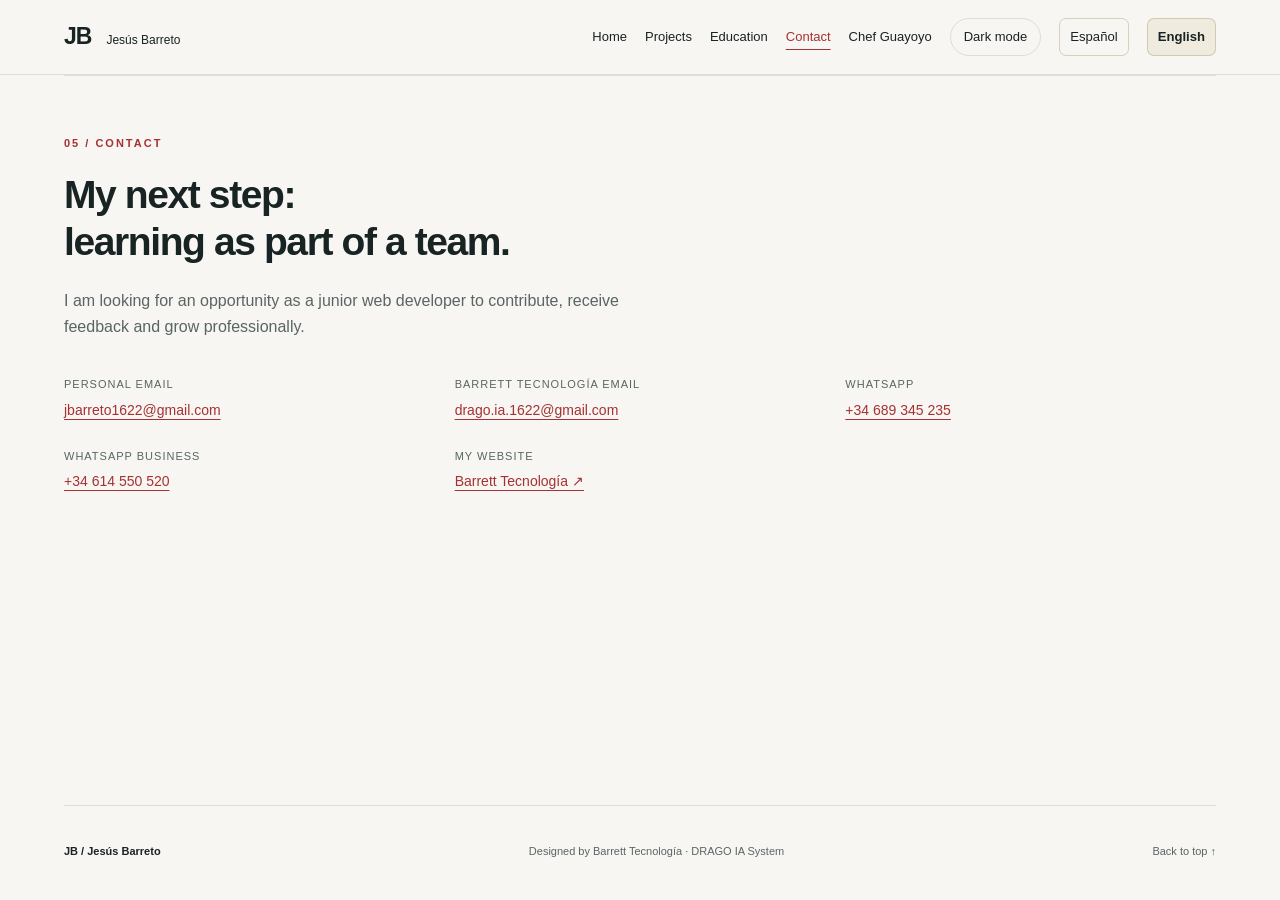
<file: en - copia/contacto.html>
<!doctype html>

<html lang="en">

<head>

<meta charset="utf-8"><meta name="viewport" content="width=device-width,initial-scale=1">

<meta name="description" content="Jesús Barreto, junior web developer in training. Web projects by Barrett Tecnología.">

<title>Contact | Jesús Barreto</title>

<link rel="stylesheet" href="../barrett.css"><script src="../app.js" defer></script>

<link rel="alternate" hreflang="es" href="../contacto.html"><link rel="alternate" hreflang="en" href="contacto.html"></head>

<body>

<header class="header"><a class="brand" href="index.html" aria-label="Back to home">JB<span>Jesús Barreto</span></a><nav aria-label="Main navigation"><a href="index.html">Home</a><a href="proyectos.html">Projects</a><a href="formacion.html">Education</a><a href="contacto.html" aria-current="page">Contact</a><a href="chef-guayoyo.html">Chef Guayoyo</a><button id="tema" type="button" aria-pressed="false">Dark mode</button><a class="language-switch" href="../contacto.html" lang="es" hreflang="es" aria-label="Cambiar a español">Español</a><span class="language-current" lang="en" aria-current="true">English</span></nav></header>

<main id="inicio">

<section class="section contact" id="contacto"><p class="eyebrow">05 / CONTACT</p><h2>My next step:<br>learning as part of a team.</h2><p>I am looking for an opportunity as a junior web developer to contribute, receive feedback and grow professionally.</p><dl><div><dt>Personal email</dt><dd><a href="mailto:jbarreto1622@gmail.com">jbarreto1622@gmail.com</a></dd></div><div><dt>Barrett Tecnología email</dt><dd><a href="mailto:drago.ia.1622@gmail.com">drago.ia.1622@gmail.com</a></dd></div><div><dt>WhatsApp</dt><dd><a href="https://wa.me/34689345235" target="_blank" rel="noopener noreferrer">+34 689 345 235</a></dd></div><div><dt>WhatsApp Business</dt><dd><a href="https://wa.me/34614550520" target="_blank" rel="noopener noreferrer">+34 614 550 520</a></dd></div><div><dt>My website</dt><dd><a href="https://dragoia1622-beep.github.io/BARRETT-TECNOLOGIA/index.html" target="_blank" rel="noopener noreferrer">Barrett Tecnología ↗</a></dd></div></dl></section>

</main><footer><strong>JB / Jesús Barreto</strong><p>Designed by Barrett Tecnología · DRAGO IA System</p><a href="#inicio">Back to top ↑</a></footer>

<dialog id="project-dialog" aria-labelledby="dialog-title"><div class="dialog-toolbar"><span>EXPLORE PROJECT</span><button type="button" id="ampliar-proyecto" aria-pressed="false">Enlarge ↗</button><button type="button" id="cerrar-proyecto" aria-label="Close project details">Close ×</button></div><div id="dialog-content"></div></dialog></body></html>
</file>
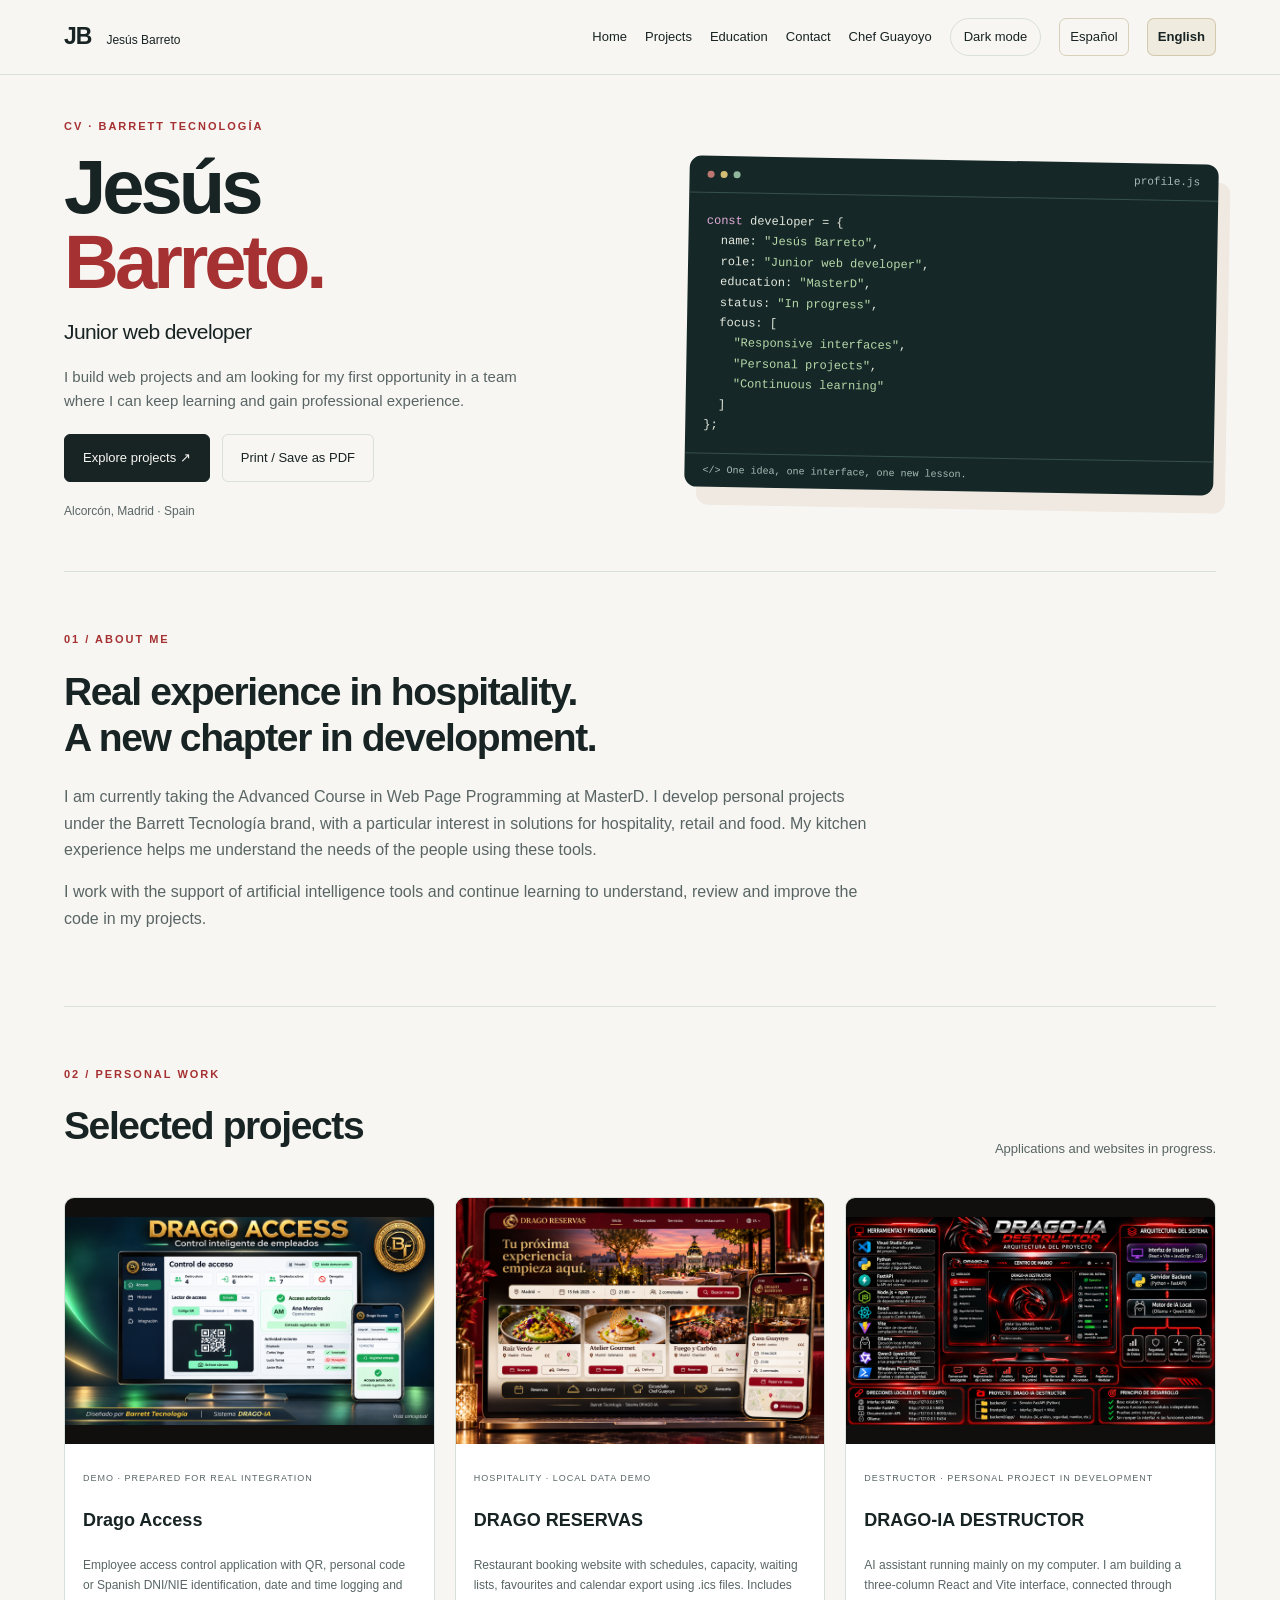
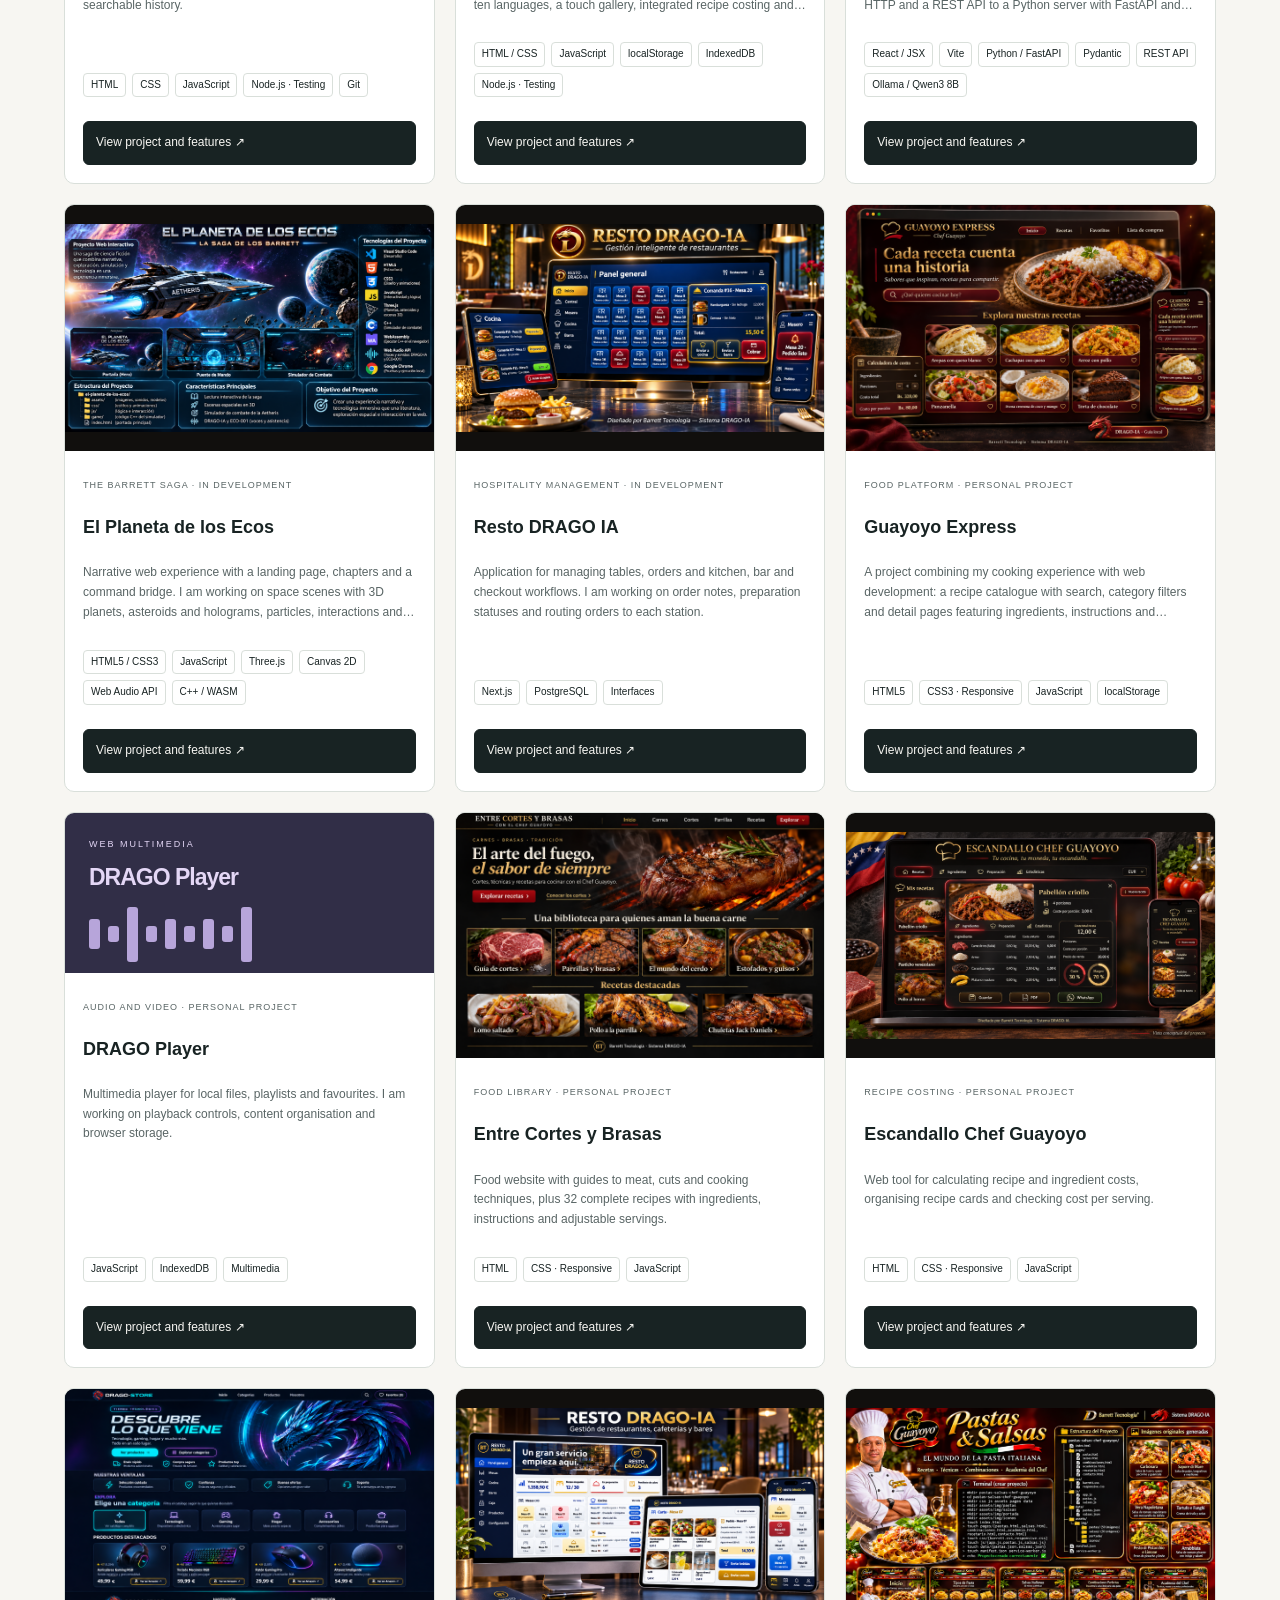
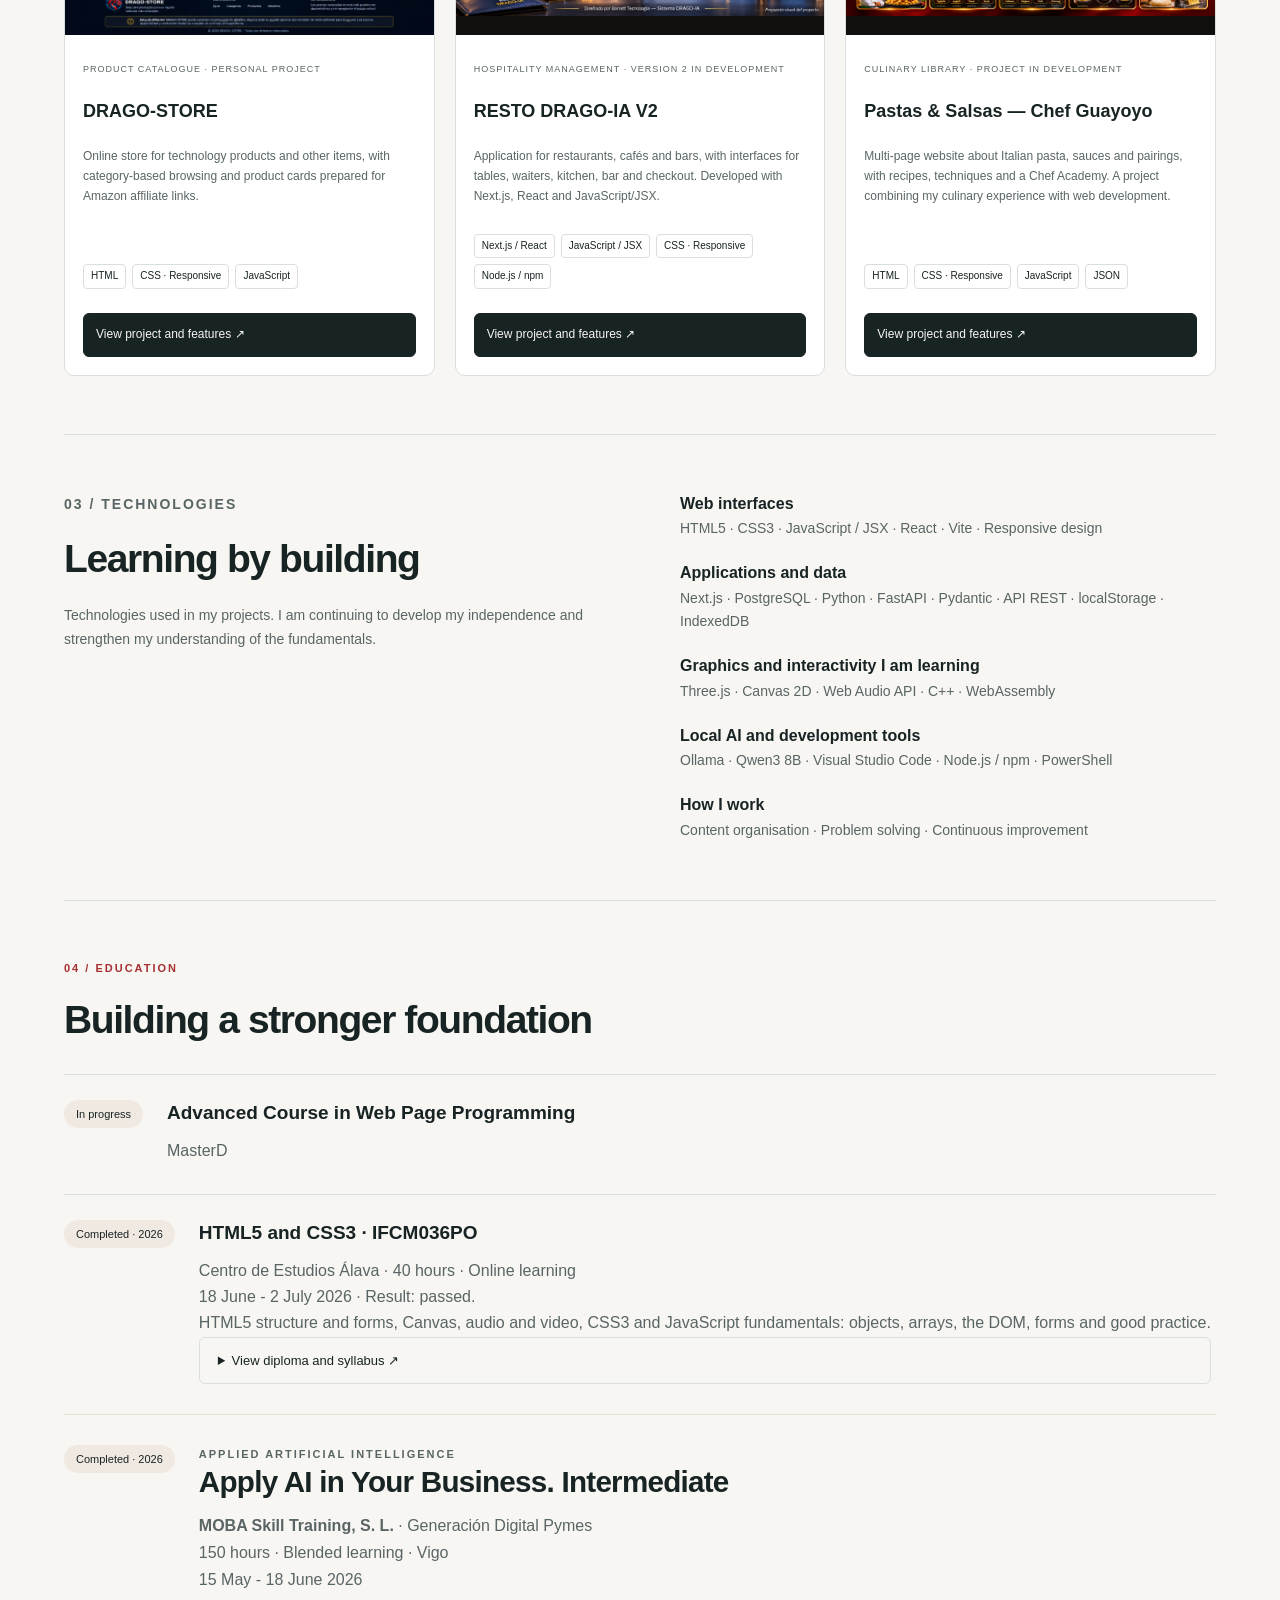
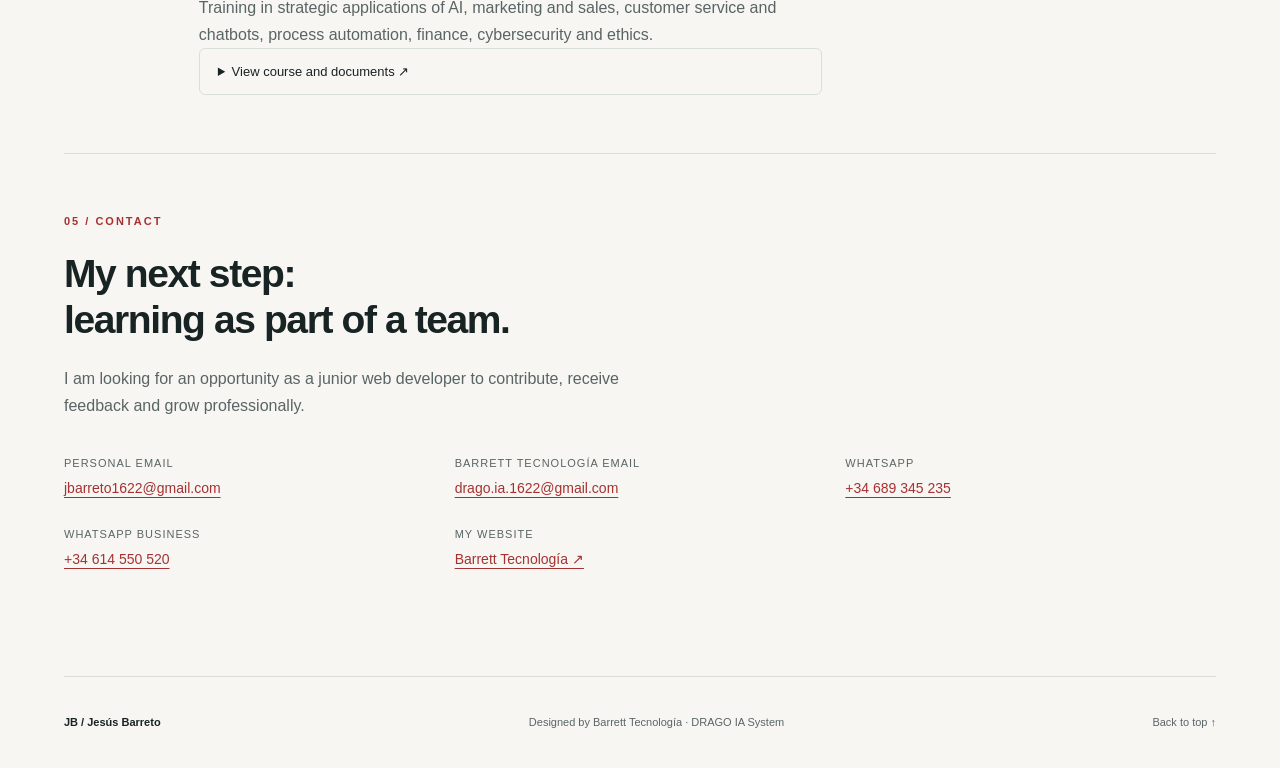
<file: en - copia/curriculum-completo.html>
<!doctype html>

<html lang="en">

<head>

<meta charset="utf-8"><meta name="viewport" content="width=device-width,initial-scale=1">

<meta name="description" content="Jesús Barreto, junior web developer in training. Web projects by Barrett Tecnología.">

<title>Full CV | Jesús Barreto</title>

<link rel="stylesheet" href="../barrett.css"><script src="../app.js" defer></script>

<link rel="alternate" hreflang="es" href="../curriculum-completo.html"><link rel="alternate" hreflang="en" href="curriculum-completo.html"></head>

<body>

<header class="header"><a class="brand" href="index.html" aria-label="Back to home">JB<span>Jesús Barreto</span></a><nav aria-label="Main navigation"><a href="index.html">Home</a><a href="proyectos.html">Projects</a><a href="formacion.html">Education</a><a href="contacto.html">Contact</a><a href="chef-guayoyo.html">Chef Guayoyo</a><button id="tema" type="button" aria-pressed="false">Dark mode</button><a class="language-switch" href="../curriculum-completo.html" lang="es" hreflang="es" aria-label="Cambiar a español">Español</a><span class="language-current" lang="en" aria-current="true">English</span></nav></header>

<main id="inicio">

<section class="hero"><div><p class="eyebrow">CV · BARRETT TECNOLOGÍA</p><h1>Jesús<br><span>Barreto.</span></h1><p class="role">Junior web developer</p><p class="intro">I build web projects and am looking for my first opportunity in a team where I can keep learning and gain professional experience.</p><div class="actions"><a class="button primary" href="proyectos.html">Explore projects <span aria-hidden="true">↗</span></a><button class="button" id="imprimir" type="button">Print / Save as PDF</button></div><p class="location">Alcorcón, Madrid · Spain</p></div><aside class="code" aria-label="Profile summary as code"><div class="code-top"><span></span><span></span><span></span><p>profile.js</p></div><pre><code><span class="purple">const</span> developer = {
  name: <span class="green">"Jesús Barreto"</span>,
  role: <span class="green">"Junior web developer"</span>,
  education: <span class="green">"MasterD"</span>,
  status: <span class="green">"In progress"</span>,
  focus: [
    <span class="green">"Responsive interfaces"</span>,
    <span class="green">"Personal projects"</span>,
    <span class="green">"Continuous learning"</span>
  ]
};</code></pre><div class="code-bottom">&lt;/&gt; One idea, one interface, one new lesson.</div></aside></section>

<section class="about section" aria-labelledby="perfil"><p class="eyebrow">01 / ABOUT ME</p><h2 id="perfil">Real experience in hospitality.<br>A new chapter in development.</h2><p>I am currently taking the Advanced Course in Web Page Programming at MasterD. I develop personal projects under the Barrett Tecnología brand, with a particular interest in solutions for hospitality, retail and food. My kitchen experience helps me understand the needs of the people using these tools.</p><p>I work with the support of artificial intelligence tools and continue learning to understand, review and improve the code in my projects.</p></section>

<section class="section" id="proyectos"><div class="section-head"><div><p class="eyebrow">02 / PERSONAL WORK</p><h2>Selected projects</h2></div><p>Applications and websites in progress.</p></div><div class="projects">

<article class="project"><div class="project-art access project-screenshot"><img src="../assets/drago-access.png" alt="Project interface preview on desktop and mobile" loading="lazy" width="1672" height="941"></div><div class="project-content"><p class="label">DEMO · PREPARED FOR REAL INTEGRATION</p><h3>Drago Access</h3><p>Employee access control application with QR, personal code or Spanish DNI/NIE identification, date and time logging and searchable history.</p><ul class="tags" aria-label="Technologies for Drago Access"><li>HTML</li><li>CSS</li><li>JavaScript</li><li>Node.js · Testing</li><li>Git</li></ul><div class="project-details"><p>Responsive interface for phones, tablets and computers. Code is separated into the interface, identification and validation logic, and an adapter prepared to connect to a real server. Uses demonstration data when no server is connected.</p><p>Functional tests run with Node.js and npm, version control with Git, and configuration and integration documentation.</p><h4>Project features</h4><ul class="feature-list"><li>QR scanning using the camera.</li><li>Identification with a personal code or DNI/NIE.</li><li>Date and time logging and access status.</li><li>Employee management and searchable history.</li><li>Demonstration data and an adapter for a real server.</li><li>Node.js and npm testing, Git and integration documentation.</li></ul></div><button class="button project-open" type="button" aria-haspopup="dialog" aria-controls="project-dialog" data-project="0">View project and features ↗</button></div></article><article class="project"><div class="project-art reservas project-screenshot"><img src="../assets/drago-reservas.png" alt="Project interface preview on desktop and mobile" loading="lazy" width="1536" height="1024"></div><div class="project-content"><p class="label">HOSPITALITY · LOCAL DATA DEMO</p><h3>DRAGO RESERVAS</h3><p>Restaurant booking website with schedules, capacity, waiting lists, favourites and calendar export using .ics files. Includes ten languages, a touch gallery, integrated recipe costing and demo delivery orders.</p><ul class="tags" aria-label="Project technologies"><li>HTML / CSS</li><li>JavaScript</li><li>localStorage</li><li>IndexedDB</li><li>Node.js · Testing</li></ul><div class="project-details"><p>Code organised by feature, demonstration data in localStorage, local videos in IndexedDB, backups and restore. Includes automated tests run with Node.js and an assistant with predefined responses.</p><h4>Project features</h4><ul class="feature-list"><li>Calendar, schedules, capacity and booking changes.</li><li>Customers, favourites and waiting lists.</li><li>Menu, optional delivery and demo orders.</li><li>Export bookings to the calendar in .ics format.</li><li>Ten languages and a touch-enabled gallery.</li><li>Integrated Escandallo Chef Guayoyo recipe costing.</li><li>Local videos in IndexedDB and data in localStorage.</li><li>Backups, restore and activity summary.</li><li>DRAGO Guide with predefined responses.</li><li>Automated tests with Node.js.</li></ul></div><button class="button project-open" type="button" aria-haspopup="dialog" aria-controls="project-dialog" data-project="1">View project and features ↗</button></div></article>



<article class="project"><div class="project-art drago-ai project-screenshot"><img src="../assets/drago-ia-destructor.png" alt="Project interface preview on desktop and mobile" loading="lazy" width="1672" height="941"></div><div class="project-content"><p class="label">DESTRUCTOR · PERSONAL PROJECT IN DEVELOPMENT</p><h3>DRAGO-IA DESTRUCTOR</h3><p>AI assistant running mainly on my computer. I am building a three-column React and Vite interface, connected through HTTP and a REST API to a Python server with FastAPI and Pydantic data validation.</p><ul class="tags" aria-label="Project technologies"><li>React / JSX</li><li>Vite</li><li>Python / FastAPI</li><li>Pydantic</li><li>REST API</li><li>Ollama / Qwen3 8B</li></ul><div class="project-details"><p>Ollama integration to run Qwen3 8B locally, with control over the interface and project data.</p><h4>Project features</h4><ul class="feature-list"><li>Three-column interface with React, JSX and CSS.</li><li>Interface development and builds with Vite.</li><li>Python server with FastAPI.</li><li>Backend data validation with Pydantic.</li><li>HTTP and REST API communication between the interface, server and Ollama.</li><li>Local Qwen3 execution using the qwen3:8b model.</li><li>Tools: VS Code, Node.js, npm and PowerShell.</li></ul></div><button class="button project-open" type="button" aria-haspopup="dialog" aria-controls="project-dialog" data-project="2">View project and features ↗</button></div></article>



<article class="project"><div class="project-art echoes project-screenshot"><img src="../assets/el-planeta-de-los-ecos.png" alt="Project interface preview on desktop and mobile" loading="lazy" width="1672" height="941"></div><div class="project-content"><p class="label">THE BARRETT SAGA · IN DEVELOPMENT</p><h3>El Planeta de los Ecos</h3><p>Narrative web experience with a landing page, chapters and a command bridge. I am working on space scenes with 3D planets, asteroids and holograms, particles, interactions and browser-generated sound.</p><ul class="tags" aria-label="Project technologies"><li>HTML5 / CSS3</li><li>JavaScript</li><li>Three.js</li><li>Canvas 2D</li><li>Web Audio API</li><li>C++ / WASM</li></ul><div class="project-details"><p>The project includes an Aetheris combat simulator built with C++ and WebAssembly to run in the browser.</p><h4>Project features</h4><ul class="feature-list"><li>Narrative landing page, chapters and command bridge.</li><li>3D scenes with planets, asteroids and holograms using Three.js.</li><li>Stars and particles with Canvas 2D.</li><li>Movement and interactions with JavaScript.</li><li>DRAGO-IA and ECO-001 sounds using the Web Audio API.</li><li>Aetheris combat simulator with C++ and WebAssembly.</li><li>Local development with VS Code, Chrome and Live Server.</li></ul></div><button class="button project-open" type="button" aria-haspopup="dialog" aria-controls="project-dialog" data-project="3">View project and features ↗</button></div></article>



<article class="project"><div class="project-art restaurant project-screenshot"><img src="../assets/resto-drago-ia.png" alt="Project interface preview on desktop and mobile" loading="lazy" width="1672" height="941"></div><div class="project-content"><p class="label">HOSPITALITY MANAGEMENT · IN DEVELOPMENT</p><h3>Resto DRAGO IA</h3><p>Application for managing tables, orders and kitchen, bar and checkout workflows. I am working on order notes, preparation statuses and routing orders to each station.</p><ul class="tags" aria-label="Technologies"><li>Next.js</li><li>PostgreSQL</li><li>Interfaces</li></ul><div class="project-details"><h4>Project features</h4><ul class="feature-list"><li>Table and order management.</li><li>Kitchen, bar and checkout workflows.</li><li>Order notes.</li><li>Preparation statuses and station-specific routing.</li><li>Project in development with Next.js and PostgreSQL.</li></ul></div><button class="button project-open" type="button" aria-haspopup="dialog" aria-controls="project-dialog" data-project="4">View project and features ↗</button></div></article>

<article class="project"><div class="project-art recipes project-screenshot"><img src="../assets/guayoyo-express.png" alt="Project interface preview on desktop and mobile" loading="lazy" width="1536" height="1024"></div><div class="project-content"><p class="label">FOOD PLATFORM · PERSONAL PROJECT</p><h3>Guayoyo Express</h3><p>A project combining my cooking experience with web development: a recipe catalogue with search, category filters and detail pages featuring ingredients, instructions and original images.</p><ul class="tags" aria-label="Technologies for Guayoyo Express"><li>HTML5</li><li>CSS3 · Responsive</li><li>JavaScript</li><li>localStorage</li></ul><div class="project-details"><p>Favourites and shopping lists using localStorage, a cost calculator, a food-themed game and a local DRAGO-IA guide. Responsive interface for phones, tablets and computers with visual effects and CSS animations.</p><p>Content, styles and logic organised in separate files to make it easier to expand the catalogue and maintain features.</p><h4>Project features</h4><ul class="feature-list"><li>Catalogue with search and category filters.</li><li>Recipe pages with ingredients, instructions and original images.</li><li>Favourites and shopping lists saved in localStorage.</li><li>Cost calculator.</li><li>Food-themed game and local DRAGO-IA guide.</li><li>Responsive design with visual effects and CSS animations.</li><li>Content, styles and logic organised in separate files.</li></ul></div><button class="button project-open" type="button" aria-haspopup="dialog" aria-controls="project-dialog" data-project="5">View project and features ↗</button></div></article>

<article class="project"><div class="project-art player" aria-hidden="true"><span>WEB MULTIMEDIA</span><strong>DRAGO Player</strong><div class="bars"><i></i><i></i><i></i><i></i><i></i><i></i><i></i><i></i><i></i></div></div><div class="project-content"><p class="label">AUDIO AND VIDEO · PERSONAL PROJECT</p><h3>DRAGO Player</h3><p>Multimedia player for local files, playlists and favourites. I am working on playback controls, content organisation and browser storage.</p><ul class="tags" aria-label="Technologies"><li>JavaScript</li><li>IndexedDB</li><li>Multimedia</li></ul><div class="project-details"><h4>Project features</h4><ul class="feature-list"><li>Local audio and video playback.</li><li>Playlists and favourites.</li><li>Playback controls.</li><li>Multimedia content organisation.</li><li>Browser storage with IndexedDB.</li></ul></div><button class="button project-open" type="button" aria-haspopup="dialog" aria-controls="project-dialog" data-project="6">View project and features ↗</button></div></article>

<article class="project"><div class="project-art brasas project-screenshot"><img src="../assets/entre-cortes-y-brasas.png" alt="Project interface preview on desktop and mobile" loading="lazy" width="1536" height="1024"></div><div class="project-content"><p class="label">FOOD LIBRARY · PERSONAL PROJECT</p><h3>Entre Cortes y Brasas</h3><p>Food website with guides to meat, cuts and cooking techniques, plus 32 complete recipes with ingredients, instructions and adjustable servings.</p><div class="project-details"><p>Project developed with HTML, CSS and JavaScript, with navigation between sections, guide cards and recipes in modal windows, and mobile-friendly layouts.</p><p>Content and logic organised in separate files: each recipe has its own file, guides are grouped by section, and styles are separated into navigation, cards, recipes and windows.</p><h4>Project features</h4><ul class="feature-list"><li>Sections on meat, cuts, grilling, doneness, stews and pork.</li><li>Guides to techniques, marinades, sauces and world recipes.</li><li>Chef Guayoyo personal section.</li><li>32 complete recipes, each in its own file.</li><li>Adjustable recipe servings.</li><li>Guide cards and recipes in modal windows.</li><li>Mobile-friendly layouts and navigation between pages.</li><li>Food photographs created or enhanced with AI image generation.</li><li>JavaScript syntax checks with Node.js during development.</li><li>Python used to organise files, optimise images and prepare ZIP deliverables.</li></ul></div><ul class="tags" aria-label="Technologies for Entre Cortes y Brasas"><li>HTML</li><li>CSS · Responsive</li><li>JavaScript</li></ul><button class="button project-open" type="button" aria-haspopup="dialog" aria-controls="project-dialog" data-project="7">View project and features ↗</button></div></article><article class="project"><div class="project-art project-screenshot"><img src="../assets/escandallo-chef-guayoyo.png" alt="Project interface preview on desktop and mobile" loading="lazy" width="1672" height="941"></div><div class="project-content"><p class="label">RECIPE COSTING · PERSONAL PROJECT</p><h3>Escandallo Chef Guayoyo</h3><p>Web tool for calculating recipe and ingredient costs, organising recipe cards and checking cost per serving.</p><div class="project-details"><p>Project developed with HTML, CSS and JavaScript, with separate pages for recipe costing, commercial presentation and access testing. Calculations, recipes, images and exports are organised in JavaScript files.</p><h4>Project features</h4><ul class="feature-list"><li>Cost calculations per ingredient, recipe and serving.</li><li>Recipe cards and detailed information windows.</li><li>Currency selector.</li><li>Save recipes with images.</li><li>PDF export and WhatsApp sharing.</li><li>Local ingredient photo collection.</li><li>Commercial landing page and navigation between pages.</li><li>Demo screens for access requests, administration and subscriptions; server integration pending.</li><li>Responsive design for phones and computers.</li><li>Development with Visual Studio Code, terminal and web browser.</li></ul></div><ul class="tags" aria-label="Technologies for Escandallo Chef Guayoyo"><li>HTML</li><li>CSS · Responsive</li><li>JavaScript</li></ul><button class="button project-open" type="button" aria-haspopup="dialog" aria-controls="project-dialog" data-project="8">View project and features ↗</button></div></article><article class="project"><div class="project-art project-screenshot"><img src="../assets/drago-store.png" alt="Project interface preview on desktop and mobile" loading="lazy" width="1536" height="1024"></div><div class="project-content"><p class="label">PRODUCT CATALOGUE · PERSONAL PROJECT</p><h3>DRAGO-STORE</h3><p>Online store for technology products and other items, with category-based browsing and product cards prepared for Amazon affiliate links.</p><div class="project-details"><p>Project developed with HTML, CSS and JavaScript. Product presentations with images, descriptions and features, a responsive design and a distinctive visual identity.</p><h4>Project features</h4><ul class="feature-list"><li>Landing page with a hero image and section navigation.</li><li>Catalogue organised by category.</li><li>Product cards with images, descriptions and features.</li><li>Modal windows for product details.</li><li>Amazon buttons and a structure prepared for affiliate links; programme activation pending.</li><li>Responsive design for phones and computers.</li><li>Development with Visual Studio Code, Chrome, terminal and Live Server.</li><li>Publishing and version control on GitHub planned for a later stage.</li></ul></div><ul class="tags" aria-label="Technologies for DRAGO-STORE"><li>HTML</li><li>CSS · Responsive</li><li>JavaScript</li></ul><button class="button project-open" type="button" aria-haspopup="dialog" aria-controls="project-dialog" data-project="9">View project and features ↗</button></div></article><article class="project"><div class="project-art project-screenshot"><img src="../assets/resto-drago-ia-v2.png" alt="Project interface preview on desktop and mobile" loading="lazy" width="1672" height="941"></div><div class="project-content"><p class="label">HOSPITALITY MANAGEMENT · VERSION 2 IN DEVELOPMENT</p><h3>RESTO DRAGO-IA V2</h3><p>Application for restaurants, cafés and bars, with interfaces for tables, waiters, kitchen, bar and checkout. Developed with Next.js, React and JavaScript/JSX.</p><div class="project-details"><p>Modular organisation by feature, separating orders, tables, preparation, payments, products, settings and history. Responsive design for phones, tablets and computers, with light and dark themes.</p><h4>Project features</h4><ul class="feature-list"><li>Orders, ordered products and routing to kitchen and bar.</li><li>Table management, renumbering and transfers.</li><li>Waiter interface for phones and tablets.</li><li>Preparation statuses, alerts and timing in kitchen and bar.</li><li>Checkout, payments, receipts and WhatsApp sharing.</li><li>History and record numbers.</li><li>Menu, product and image editing.</li><li>Restaurant, logo, hero image, zones and time zone settings.</li><li>Daily summary and CSV export.</li><li>Backups and restore.</li><li>Separate CSS files, automated tests and documentation.</li><li>Local execution with Node.js and npm; editing with VS Code and checks in Chrome.</li></ul></div><ul class="tags" aria-label="Technologies for RESTO DRAGO IA V2"><li>Next.js / React</li><li>JavaScript / JSX</li><li>CSS · Responsive</li><li>Node.js / npm</li></ul><button class="button project-open" type="button" aria-haspopup="dialog" aria-controls="project-dialog" data-project="10">View project and features ↗</button></div></article><article class="project"><div class="project-art project-screenshot"><img src="../assets/pastas-salsas-chef-guayoyo.png" alt="Visual proposal for Pastas and Salsas, with pasta recipes, sauces, Chef Academy and project structure." loading="lazy" width="1672" height="941"></div><div class="project-content"><p class="label">CULINARY LIBRARY · PROJECT IN DEVELOPMENT</p><h3>Pastas &amp; Salsas — Chef Guayoyo</h3><p>Multi-page website about Italian pasta, sauces and pairings, with recipes, techniques and a Chef Academy. A project combining my culinary experience with web development.</p><div class="project-details"><p>Planned folder: pastas-salsas-chef-guayoyo. Content and code organised into small files to make the project easier to expand and maintain. The image shows the visual and organisational proposal; the catalogue and features are being developed.</p><h4>Project features and planned scope</h4><ul class="feature-list"><li>Navigation between home, pasta, sauces, pairings, chef academy, recipe collection and contact.</li><li>Pasta catalogue with shapes, uses and preparation methods.</li><li>Italian sauces with original names and explanatory Spanish subtitles.</li><li>Pasta and sauce pairings to help choose a dish.</li><li>Chef Academy: techniques, doughs and pasta making.</li><li>Recipe collection with ingredients and instructions.</li><li>Original images generated for the project, organised into separate pasta, sauce, hero and icon folders.</li><li>Visual goal: collections of 50 pasta images and 50 sauce images, still to be completed.</li><li>Red and gold food-themed design, visual cards and mobile-friendly layouts.</li><li>Modular structure: separate HTML pages, CSS styles, JavaScript logic and JSON data.</li><li>Planned app installation and offline support files: manifest.json and service-worker.js; implementation pending.</li><li>Chef Guayoyo, Barrett Tecnología and DRAGO-IA System branding.</li></ul><h4>Content and organisation</h4><p>Carbonara · Sapore di Mare · Vera Napoletana · Tartufo e Funghi · Pesto di Pistacchio e Limone · Arrabbiata.</p><p>pages/ · css/barrett.css · css/responsive.css · js/app.js · js/pastas.js · js/salsas.js · data/pastas.json · data/salsas.json · assets/img/</p></div><ul class="tags" aria-label="Project technologies"><li>HTML</li><li>CSS · Responsive</li><li>JavaScript</li><li>JSON</li></ul><button class="button project-open" type="button" aria-haspopup="dialog" aria-controls="project-dialog" data-project="11">View project and features ↗</button></div></article></div></section>

<section class="section skills"><div><p class="eyebrow">03 / TECHNOLOGIES</p><h2>Learning by building</h2><p>Technologies used in my projects. I am continuing to develop my independence and strengthen my understanding of the fundamentals.</p></div><div class="skill-groups"><div><h3>Web interfaces</h3><p>HTML5 · CSS3 · JavaScript / JSX · React · Vite · Responsive design</p></div><div><h3>Applications and data</h3><p>Next.js · PostgreSQL · Python · FastAPI · Pydantic · API REST · localStorage · IndexedDB</p></div><div><h3>Graphics and interactivity I am learning</h3><p>Three.js · Canvas 2D · Web Audio API · C++ · WebAssembly</p></div><div><h3>Local AI and development tools</h3><p>Ollama · Qwen3 8B · Visual Studio Code · Node.js / npm · PowerShell</p></div><div><h3>How I work</h3><p>Content organisation · Problem solving · Continuous improvement</p></div></div></section>

<section class="section education" id="formacion"><p class="eyebrow">04 / EDUCATION</p><h2>Building a stronger foundation</h2><div class="study"><span class="status">In progress</span><div><h3>Advanced Course in Web Page Programming</h3><p>MasterD</p></div></div><div class="study"><span class="status">Completed · 2026</span><div><h3>HTML5 and CSS3 · IFCM036PO</h3><p>Centro de Estudios Álava · 40 hours · Online learning</p><p>18 June - 2 July 2026 · Result: passed.</p><p>HTML5 structure and forms, Canvas, audio and video, CSS3 and JavaScript fundamentals: objects, arrays, the DOM, forms and good practice.</p><details class="course-documents"><summary class="button">View diploma and syllabus ↗</summary><p>Course completion diploma and syllabus.</p><a href="../assets/diploma-html-css.png" target="_blank" rel="noopener"><img src="../assets/diploma-html-css.png" alt="Diploma HTML5 y CSS3 de Jesús Enrique Barreto Sifontes, Centro de Estudios Álava, 40 hours, julio de 2026" loading="lazy" style="width:100%;max-width:650px;height:auto"></a><p><a class="button" href="../assets/temario-html-css.png" target="_blank" rel="noopener">Open full syllabus ↗</a></p></details></div></div><div class="study editorial-course"><span class="status">Completed · 2026</span><div><p class="eyebrow">APPLIED ARTIFICIAL INTELLIGENCE</p><h3>Apply AI in Your Business. Intermediate</h3><p><strong>MOBA Skill Training, S. L.</strong> · Generación Digital Pymes</p><p>150 hours · Blended learning · Vigo<br>15 May - 18 June 2026</p><p>Training in strategic applications of AI, marketing and sales, customer service and chatbots, process automation, finance, cybersecurity and ethics.</p><details class="course-documents"><summary class="button">View course and documents ↗</summary><div class="course-editorial"><h4>Course syllabus</h4><ol><li>Strategic foundations: grow your business with AI · 6 h.</li><li>Marketing with AI · 8 h.</li><li>Sales with AI · 6 h.</li><li>Customer service and chatbots with AI · 8 h.</li><li>Process automation with AI · 8 h.</li><li>Finance with AI · 8 h.</li><li>Cybersecurity and ethics in AI use · 6 h.</li></ol><p>50 hours of training sessions and 100 hours of independent study. Optional mentoring: 1.5 hours.</p><div class="actions"><a class="button" href="../assets/diploma-ia-empresa.png" target="_blank" rel="noopener">View diploma ↗</a><a class="button" href="../assets/temario-ia-empresa.png" target="_blank" rel="noopener">View original syllabus ↗</a></div></div></details></div></div></section>

<section class="section contact" id="contacto"><p class="eyebrow">05 / CONTACT</p><h2>My next step:<br>learning as part of a team.</h2><p>I am looking for an opportunity as a junior web developer to contribute, receive feedback and grow professionally.</p><dl><div><dt>Personal email</dt><dd><a href="mailto:jbarreto1622@gmail.com">jbarreto1622@gmail.com</a></dd></div><div><dt>Barrett Tecnología email</dt><dd><a href="mailto:drago.ia.1622@gmail.com">drago.ia.1622@gmail.com</a></dd></div><div><dt>WhatsApp</dt><dd><a href="https://wa.me/34689345235" target="_blank" rel="noopener noreferrer">+34 689 345 235</a></dd></div><div><dt>WhatsApp Business</dt><dd><a href="https://wa.me/34614550520" target="_blank" rel="noopener noreferrer">+34 614 550 520</a></dd></div><div><dt>My website</dt><dd><a href="https://dragoia1622-beep.github.io/BARRETT-TECNOLOGIA/index.html" target="_blank" rel="noopener noreferrer">Barrett Tecnología ↗</a></dd></div></dl></section>

</main><footer><strong>JB / Jesús Barreto</strong><p>Designed by Barrett Tecnología · DRAGO IA System</p><a href="#inicio">Back to top ↑</a></footer>

<dialog id="project-dialog" aria-labelledby="dialog-title"><div class="dialog-toolbar"><span>EXPLORE PROJECT</span><button type="button" id="ampliar-proyecto" aria-pressed="false">Enlarge ↗</button><button type="button" id="cerrar-proyecto" aria-label="Close project details">Close ×</button></div><div id="dialog-content"></div></dialog></body></html>
</file>
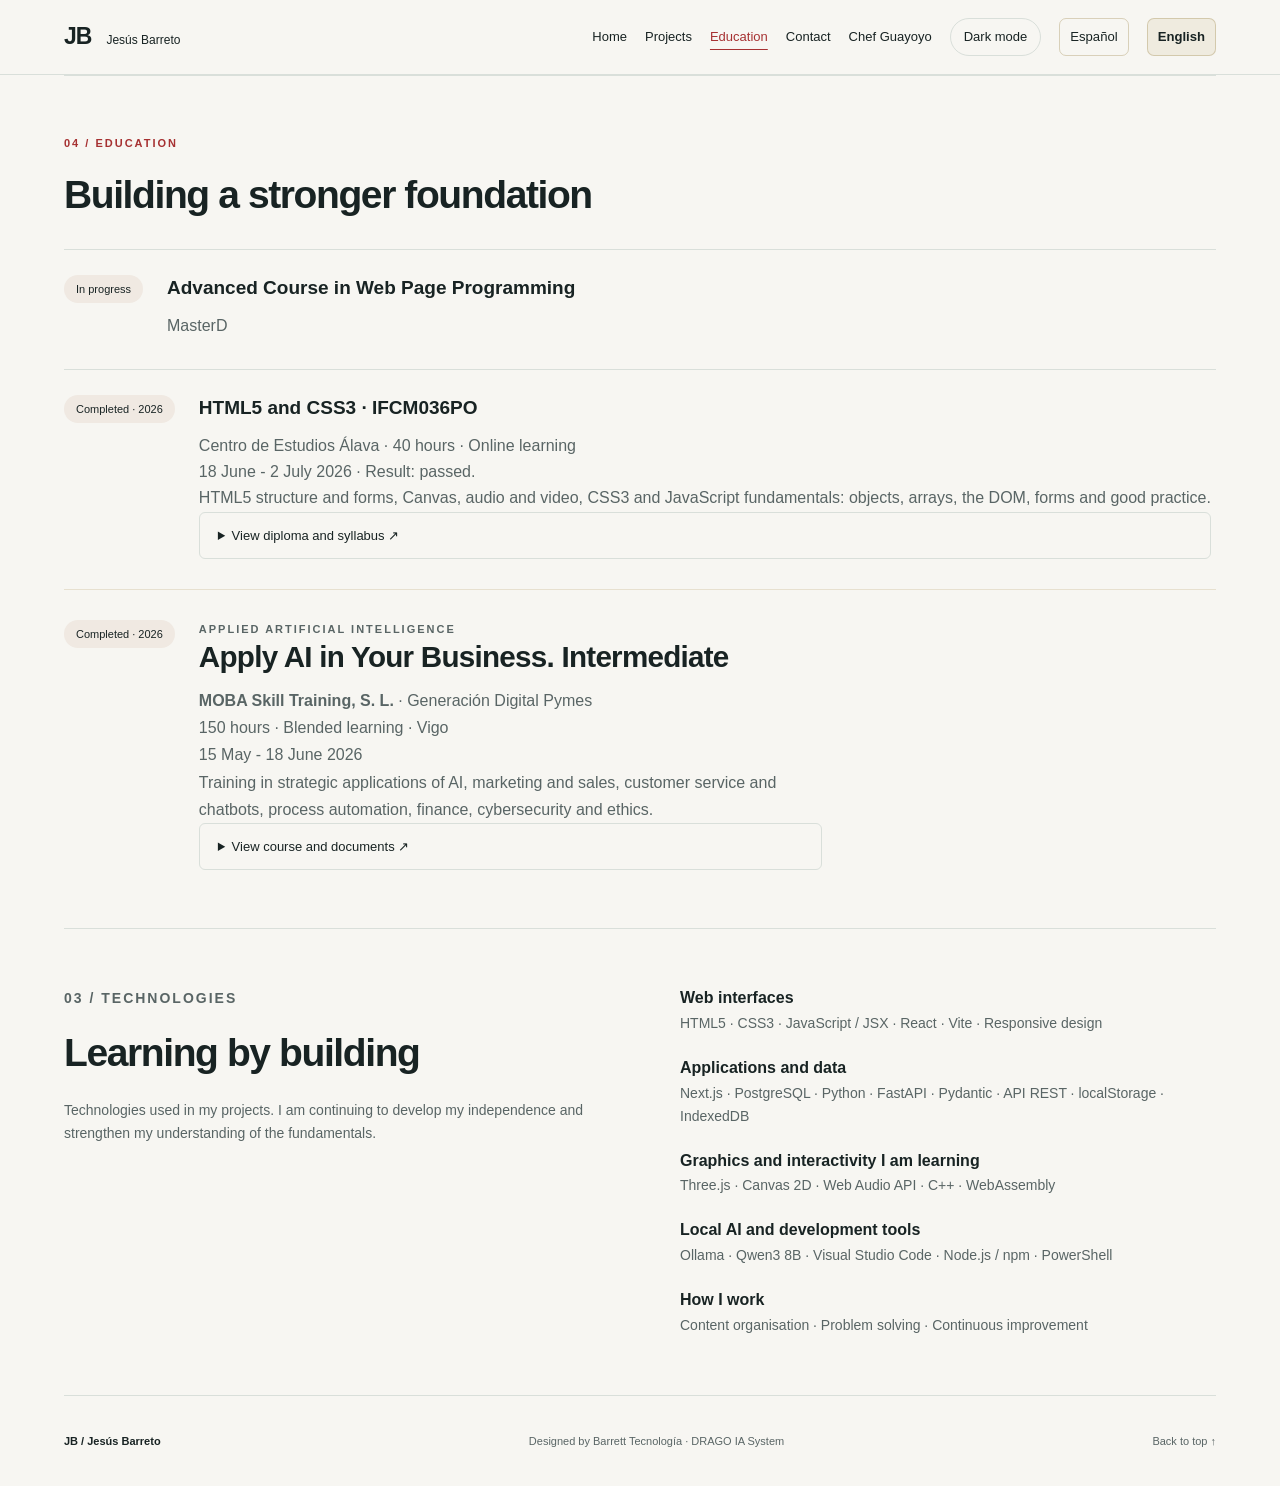
<file: en - copia/formacion.html>
<!doctype html>

<html lang="en">

<head>

<meta charset="utf-8"><meta name="viewport" content="width=device-width,initial-scale=1">

<meta name="description" content="Jesús Barreto, junior web developer in training. Web projects by Barrett Tecnología.">

<title>Education | Jesús Barreto</title>

<link rel="stylesheet" href="../barrett.css"><script src="../app.js" defer></script>

<link rel="alternate" hreflang="es" href="../formacion.html"><link rel="alternate" hreflang="en" href="formacion.html"></head>

<body>

<header class="header"><a class="brand" href="index.html" aria-label="Back to home">JB<span>Jesús Barreto</span></a><nav aria-label="Main navigation"><a href="index.html">Home</a><a href="proyectos.html">Projects</a><a href="formacion.html" aria-current="page">Education</a><a href="contacto.html">Contact</a><a href="chef-guayoyo.html">Chef Guayoyo</a><button id="tema" type="button" aria-pressed="false">Dark mode</button><a class="language-switch" href="../formacion.html" lang="es" hreflang="es" aria-label="Cambiar a español">Español</a><span class="language-current" lang="en" aria-current="true">English</span></nav></header>

<main id="inicio">

<section class="section education" id="formacion"><p class="eyebrow">04 / EDUCATION</p><h2>Building a stronger foundation</h2><div class="study"><span class="status">In progress</span><div><h3>Advanced Course in Web Page Programming</h3><p>MasterD</p></div></div><div class="study"><span class="status">Completed · 2026</span><div><h3>HTML5 and CSS3 · IFCM036PO</h3><p>Centro de Estudios Álava · 40 hours · Online learning</p><p>18 June - 2 July 2026 · Result: passed.</p><p>HTML5 structure and forms, Canvas, audio and video, CSS3 and JavaScript fundamentals: objects, arrays, the DOM, forms and good practice.</p><details class="course-documents"><summary class="button">View diploma and syllabus ↗</summary><p>Course completion diploma and syllabus.</p><a href="../assets/diploma-html-css.png" target="_blank" rel="noopener"><img src="../assets/diploma-html-css.png" alt="Diploma HTML5 y CSS3 de Jesús Enrique Barreto Sifontes, Centro de Estudios Álava, 40 hours, julio de 2026" loading="lazy" style="width:100%;max-width:650px;height:auto"></a><p><a class="button" href="../assets/temario-html-css.png" target="_blank" rel="noopener">Open full syllabus ↗</a></p></details></div></div><div class="study editorial-course"><span class="status">Completed · 2026</span><div><p class="eyebrow">APPLIED ARTIFICIAL INTELLIGENCE</p><h3>Apply AI in Your Business. Intermediate</h3><p><strong>MOBA Skill Training, S. L.</strong> · Generación Digital Pymes</p><p>150 hours · Blended learning · Vigo<br>15 May - 18 June 2026</p><p>Training in strategic applications of AI, marketing and sales, customer service and chatbots, process automation, finance, cybersecurity and ethics.</p><details class="course-documents"><summary class="button">View course and documents ↗</summary><div class="course-editorial"><h4>Course syllabus</h4><ol><li>Strategic foundations: grow your business with AI · 6 h.</li><li>Marketing with AI · 8 h.</li><li>Sales with AI · 6 h.</li><li>Customer service and chatbots with AI · 8 h.</li><li>Process automation with AI · 8 h.</li><li>Finance with AI · 8 h.</li><li>Cybersecurity and ethics in AI use · 6 h.</li></ol><p>50 hours of training sessions and 100 hours of independent study. Optional mentoring: 1.5 hours.</p><div class="actions"><a class="button" href="../assets/diploma-ia-empresa.png" target="_blank" rel="noopener">View diploma ↗</a><a class="button" href="../assets/temario-ia-empresa.png" target="_blank" rel="noopener">View original syllabus ↗</a></div></div></details></div></div></section>

<section class="section skills"><div><p class="eyebrow">03 / TECHNOLOGIES</p><h2>Learning by building</h2><p>Technologies used in my projects. I am continuing to develop my independence and strengthen my understanding of the fundamentals.</p></div><div class="skill-groups"><div><h3>Web interfaces</h3><p>HTML5 · CSS3 · JavaScript / JSX · React · Vite · Responsive design</p></div><div><h3>Applications and data</h3><p>Next.js · PostgreSQL · Python · FastAPI · Pydantic · API REST · localStorage · IndexedDB</p></div><div><h3>Graphics and interactivity I am learning</h3><p>Three.js · Canvas 2D · Web Audio API · C++ · WebAssembly</p></div><div><h3>Local AI and development tools</h3><p>Ollama · Qwen3 8B · Visual Studio Code · Node.js / npm · PowerShell</p></div><div><h3>How I work</h3><p>Content organisation · Problem solving · Continuous improvement</p></div></div></section>

</main><footer><strong>JB / Jesús Barreto</strong><p>Designed by Barrett Tecnología · DRAGO IA System</p><a href="#inicio">Back to top ↑</a></footer>

<dialog id="project-dialog" aria-labelledby="dialog-title"><div class="dialog-toolbar"><span>EXPLORE PROJECT</span><button type="button" id="ampliar-proyecto" aria-pressed="false">Enlarge ↗</button><button type="button" id="cerrar-proyecto" aria-label="Close project details">Close ×</button></div><div id="dialog-content"></div></dialog></body></html>
</file>
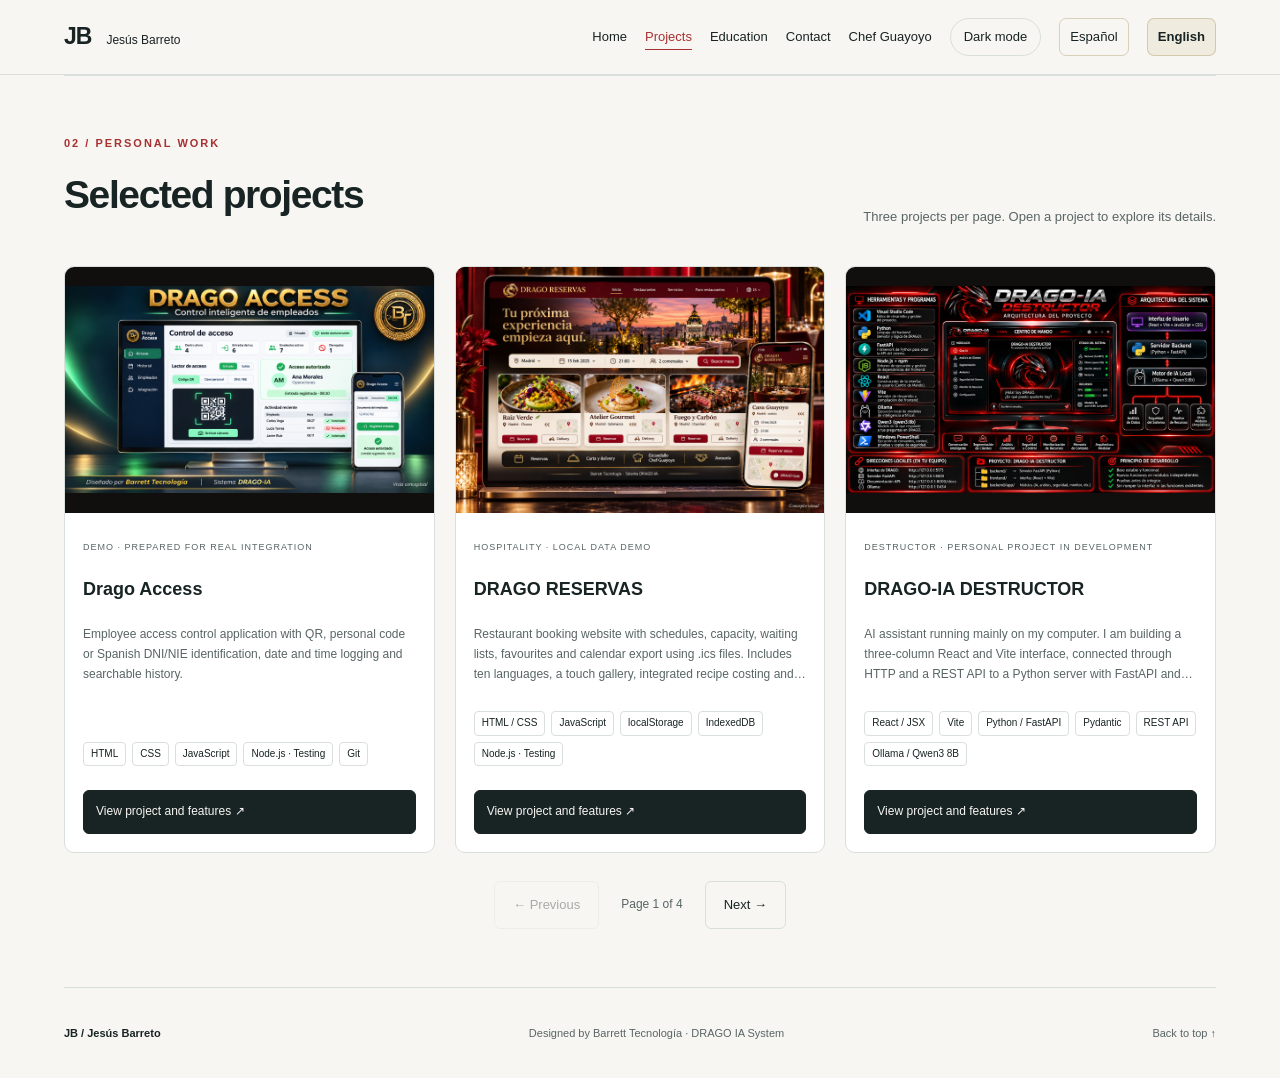
<file: en - copia/proyectos.html>
<!doctype html>

<html lang="en">

<head>

<meta charset="utf-8"><meta name="viewport" content="width=device-width,initial-scale=1">

<meta name="description" content="Jesús Barreto, junior web developer in training. Web projects by Barrett Tecnología.">

<title>Projects | Jesús Barreto</title>

<link rel="stylesheet" href="../barrett.css"><script src="../app.js" defer></script>

<link rel="alternate" hreflang="es" href="../proyectos.html"><link rel="alternate" hreflang="en" href="proyectos.html"></head>

<body>

<header class="header"><a class="brand" href="index.html" aria-label="Back to home">JB<span>Jesús Barreto</span></a><nav aria-label="Main navigation"><a href="index.html">Home</a><a href="proyectos.html" aria-current="page">Projects</a><a href="formacion.html">Education</a><a href="contacto.html">Contact</a><a href="chef-guayoyo.html">Chef Guayoyo</a><button id="tema" type="button" aria-pressed="false">Dark mode</button><a class="language-switch" href="../proyectos.html" lang="es" hreflang="es" aria-label="Cambiar a español">Español</a><span class="language-current" lang="en" aria-current="true">English</span></nav></header>

<main id="inicio">

<section class="section" id="proyectos"><div class="section-head"><div><p class="eyebrow">02 / PERSONAL WORK</p><h2>Selected projects</h2></div><p>Three projects per page. Open a project to explore its details.</p></div><div class="projects">

<article class="project"><div class="project-art access project-screenshot"><img src="../assets/drago-access.png" alt="Project interface preview on desktop and mobile" loading="lazy" width="1672" height="941"></div><div class="project-content"><p class="label">DEMO · PREPARED FOR REAL INTEGRATION</p><h3>Drago Access</h3><p>Employee access control application with QR, personal code or Spanish DNI/NIE identification, date and time logging and searchable history.</p><ul class="tags" aria-label="Technologies for Drago Access"><li>HTML</li><li>CSS</li><li>JavaScript</li><li>Node.js · Testing</li><li>Git</li></ul><div class="project-details"><p>Responsive interface for phones, tablets and computers. Code is separated into the interface, identification and validation logic, and an adapter prepared to connect to a real server. Uses demonstration data when no server is connected.</p><p>Functional tests run with Node.js and npm, version control with Git, and configuration and integration documentation.</p><h4>Project features</h4><ul class="feature-list"><li>QR scanning using the camera.</li><li>Identification with a personal code or DNI/NIE.</li><li>Date and time logging and access status.</li><li>Employee management and searchable history.</li><li>Demonstration data and an adapter for a real server.</li><li>Node.js and npm testing, Git and integration documentation.</li></ul></div><button class="button project-open" type="button" aria-haspopup="dialog" aria-controls="project-dialog" data-project="0">View project and features ↗</button></div></article><article class="project"><div class="project-art reservas project-screenshot"><img src="../assets/drago-reservas.png" alt="Project interface preview on desktop and mobile" loading="lazy" width="1536" height="1024"></div><div class="project-content"><p class="label">HOSPITALITY · LOCAL DATA DEMO</p><h3>DRAGO RESERVAS</h3><p>Restaurant booking website with schedules, capacity, waiting lists, favourites and calendar export using .ics files. Includes ten languages, a touch gallery, integrated recipe costing and demo delivery orders.</p><ul class="tags" aria-label="Project technologies"><li>HTML / CSS</li><li>JavaScript</li><li>localStorage</li><li>IndexedDB</li><li>Node.js · Testing</li></ul><div class="project-details"><p>Code organised by feature, demonstration data in localStorage, local videos in IndexedDB, backups and restore. Includes automated tests run with Node.js and an assistant with predefined responses.</p><h4>Project features</h4><ul class="feature-list"><li>Calendar, schedules, capacity and booking changes.</li><li>Customers, favourites and waiting lists.</li><li>Menu, optional delivery and demo orders.</li><li>Export bookings to the calendar in .ics format.</li><li>Ten languages and a touch-enabled gallery.</li><li>Integrated Escandallo Chef Guayoyo recipe costing.</li><li>Local videos in IndexedDB and data in localStorage.</li><li>Backups, restore and activity summary.</li><li>DRAGO Guide with predefined responses.</li><li>Automated tests with Node.js.</li></ul></div><button class="button project-open" type="button" aria-haspopup="dialog" aria-controls="project-dialog" data-project="1">View project and features ↗</button></div></article>



<article class="project"><div class="project-art drago-ai project-screenshot"><img src="../assets/drago-ia-destructor.png" alt="Project interface preview on desktop and mobile" loading="lazy" width="1672" height="941"></div><div class="project-content"><p class="label">DESTRUCTOR · PERSONAL PROJECT IN DEVELOPMENT</p><h3>DRAGO-IA DESTRUCTOR</h3><p>AI assistant running mainly on my computer. I am building a three-column React and Vite interface, connected through HTTP and a REST API to a Python server with FastAPI and Pydantic data validation.</p><ul class="tags" aria-label="Project technologies"><li>React / JSX</li><li>Vite</li><li>Python / FastAPI</li><li>Pydantic</li><li>REST API</li><li>Ollama / Qwen3 8B</li></ul><div class="project-details"><p>Ollama integration to run Qwen3 8B locally, with control over the interface and project data.</p><h4>Project features</h4><ul class="feature-list"><li>Three-column interface with React, JSX and CSS.</li><li>Interface development and builds with Vite.</li><li>Python server with FastAPI.</li><li>Backend data validation with Pydantic.</li><li>HTTP and REST API communication between the interface, server and Ollama.</li><li>Local Qwen3 execution using the qwen3:8b model.</li><li>Tools: VS Code, Node.js, npm and PowerShell.</li></ul></div><button class="button project-open" type="button" aria-haspopup="dialog" aria-controls="project-dialog" data-project="2">View project and features ↗</button></div></article>



<article class="project"><div class="project-art echoes project-screenshot"><img src="../assets/el-planeta-de-los-ecos.png" alt="Project interface preview on desktop and mobile" loading="lazy" width="1672" height="941"></div><div class="project-content"><p class="label">THE BARRETT SAGA · IN DEVELOPMENT</p><h3>El Planeta de los Ecos</h3><p>Narrative web experience with a landing page, chapters and a command bridge. I am working on space scenes with 3D planets, asteroids and holograms, particles, interactions and browser-generated sound.</p><ul class="tags" aria-label="Project technologies"><li>HTML5 / CSS3</li><li>JavaScript</li><li>Three.js</li><li>Canvas 2D</li><li>Web Audio API</li><li>C++ / WASM</li></ul><div class="project-details"><p>The project includes an Aetheris combat simulator built with C++ and WebAssembly to run in the browser.</p><h4>Project features</h4><ul class="feature-list"><li>Narrative landing page, chapters and command bridge.</li><li>3D scenes with planets, asteroids and holograms using Three.js.</li><li>Stars and particles with Canvas 2D.</li><li>Movement and interactions with JavaScript.</li><li>DRAGO-IA and ECO-001 sounds using the Web Audio API.</li><li>Aetheris combat simulator with C++ and WebAssembly.</li><li>Local development with VS Code, Chrome and Live Server.</li></ul></div><button class="button project-open" type="button" aria-haspopup="dialog" aria-controls="project-dialog" data-project="3">View project and features ↗</button></div></article>



<article class="project"><div class="project-art restaurant project-screenshot"><img src="../assets/resto-drago-ia.png" alt="Project interface preview on desktop and mobile" loading="lazy" width="1672" height="941"></div><div class="project-content"><p class="label">HOSPITALITY MANAGEMENT · IN DEVELOPMENT</p><h3>Resto DRAGO IA</h3><p>Application for managing tables, orders and kitchen, bar and checkout workflows. I am working on order notes, preparation statuses and routing orders to each station.</p><ul class="tags" aria-label="Technologies"><li>Next.js</li><li>PostgreSQL</li><li>Interfaces</li></ul><div class="project-details"><h4>Project features</h4><ul class="feature-list"><li>Table and order management.</li><li>Kitchen, bar and checkout workflows.</li><li>Order notes.</li><li>Preparation statuses and station-specific routing.</li><li>Project in development with Next.js and PostgreSQL.</li></ul></div><button class="button project-open" type="button" aria-haspopup="dialog" aria-controls="project-dialog" data-project="4">View project and features ↗</button></div></article>

<article class="project"><div class="project-art recipes project-screenshot"><img src="../assets/guayoyo-express.png" alt="Project interface preview on desktop and mobile" loading="lazy" width="1536" height="1024"></div><div class="project-content"><p class="label">FOOD PLATFORM · PERSONAL PROJECT</p><h3>Guayoyo Express</h3><p>A project combining my cooking experience with web development: a recipe catalogue with search, category filters and detail pages featuring ingredients, instructions and original images.</p><ul class="tags" aria-label="Technologies for Guayoyo Express"><li>HTML5</li><li>CSS3 · Responsive</li><li>JavaScript</li><li>localStorage</li></ul><div class="project-details"><p>Favourites and shopping lists using localStorage, a cost calculator, a food-themed game and a local DRAGO-IA guide. Responsive interface for phones, tablets and computers with visual effects and CSS animations.</p><p>Content, styles and logic organised in separate files to make it easier to expand the catalogue and maintain features.</p><h4>Project features</h4><ul class="feature-list"><li>Catalogue with search and category filters.</li><li>Recipe pages with ingredients, instructions and original images.</li><li>Favourites and shopping lists saved in localStorage.</li><li>Cost calculator.</li><li>Food-themed game and local DRAGO-IA guide.</li><li>Responsive design with visual effects and CSS animations.</li><li>Content, styles and logic organised in separate files.</li></ul></div><button class="button project-open" type="button" aria-haspopup="dialog" aria-controls="project-dialog" data-project="5">View project and features ↗</button></div></article>

<article class="project"><div class="project-art player" aria-hidden="true"><span>WEB MULTIMEDIA</span><strong>DRAGO Player</strong><div class="bars"><i></i><i></i><i></i><i></i><i></i><i></i><i></i><i></i><i></i></div></div><div class="project-content"><p class="label">AUDIO AND VIDEO · PERSONAL PROJECT</p><h3>DRAGO Player</h3><p>Multimedia player for local files, playlists and favourites. I am working on playback controls, content organisation and browser storage.</p><ul class="tags" aria-label="Technologies"><li>JavaScript</li><li>IndexedDB</li><li>Multimedia</li></ul><div class="project-details"><h4>Project features</h4><ul class="feature-list"><li>Local audio and video playback.</li><li>Playlists and favourites.</li><li>Playback controls.</li><li>Multimedia content organisation.</li><li>Browser storage with IndexedDB.</li></ul></div><button class="button project-open" type="button" aria-haspopup="dialog" aria-controls="project-dialog" data-project="6">View project and features ↗</button></div></article>

<article class="project"><div class="project-art brasas project-screenshot"><img src="../assets/entre-cortes-y-brasas.png" alt="Project interface preview on desktop and mobile" loading="lazy" width="1536" height="1024"></div><div class="project-content"><p class="label">FOOD LIBRARY · PERSONAL PROJECT</p><h3>Entre Cortes y Brasas</h3><p>Food website with guides to meat, cuts and cooking techniques, plus 32 complete recipes with ingredients, instructions and adjustable servings.</p><div class="project-details"><p>Project developed with HTML, CSS and JavaScript, with navigation between sections, guide cards and recipes in modal windows, and mobile-friendly layouts.</p><p>Content and logic organised in separate files: each recipe has its own file, guides are grouped by section, and styles are separated into navigation, cards, recipes and windows.</p><h4>Project features</h4><ul class="feature-list"><li>Sections on meat, cuts, grilling, doneness, stews and pork.</li><li>Guides to techniques, marinades, sauces and world recipes.</li><li>Chef Guayoyo personal section.</li><li>32 complete recipes, each in its own file.</li><li>Adjustable recipe servings.</li><li>Guide cards and recipes in modal windows.</li><li>Mobile-friendly layouts and navigation between pages.</li><li>Food photographs created or enhanced with AI image generation.</li><li>JavaScript syntax checks with Node.js during development.</li><li>Python used to organise files, optimise images and prepare ZIP deliverables.</li></ul></div><ul class="tags" aria-label="Technologies for Entre Cortes y Brasas"><li>HTML</li><li>CSS · Responsive</li><li>JavaScript</li></ul><button class="button project-open" type="button" aria-haspopup="dialog" aria-controls="project-dialog" data-project="7">View project and features ↗</button></div></article><article class="project"><div class="project-art project-screenshot"><img src="../assets/escandallo-chef-guayoyo.png" alt="Project interface preview on desktop and mobile" loading="lazy" width="1672" height="941"></div><div class="project-content"><p class="label">RECIPE COSTING · PERSONAL PROJECT</p><h3>Escandallo Chef Guayoyo</h3><p>Web tool for calculating recipe and ingredient costs, organising recipe cards and checking cost per serving.</p><div class="project-details"><p>Project developed with HTML, CSS and JavaScript, with separate pages for recipe costing, commercial presentation and access testing. Calculations, recipes, images and exports are organised in JavaScript files.</p><h4>Project features</h4><ul class="feature-list"><li>Cost calculations per ingredient, recipe and serving.</li><li>Recipe cards and detailed information windows.</li><li>Currency selector.</li><li>Save recipes with images.</li><li>PDF export and WhatsApp sharing.</li><li>Local ingredient photo collection.</li><li>Commercial landing page and navigation between pages.</li><li>Demo screens for access requests, administration and subscriptions; server integration pending.</li><li>Responsive design for phones and computers.</li><li>Development with Visual Studio Code, terminal and web browser.</li></ul></div><ul class="tags" aria-label="Technologies for Escandallo Chef Guayoyo"><li>HTML</li><li>CSS · Responsive</li><li>JavaScript</li></ul><button class="button project-open" type="button" aria-haspopup="dialog" aria-controls="project-dialog" data-project="8">View project and features ↗</button></div></article><article class="project"><div class="project-art project-screenshot"><img src="../assets/drago-store.png" alt="Project interface preview on desktop and mobile" loading="lazy" width="1536" height="1024"></div><div class="project-content"><p class="label">PRODUCT CATALOGUE · PERSONAL PROJECT</p><h3>DRAGO-STORE</h3><p>Online store for technology products and other items, with category-based browsing and product cards prepared for Amazon affiliate links.</p><div class="project-details"><p>Project developed with HTML, CSS and JavaScript. Product presentations with images, descriptions and features, a responsive design and a distinctive visual identity.</p><h4>Project features</h4><ul class="feature-list"><li>Landing page with a hero image and section navigation.</li><li>Catalogue organised by category.</li><li>Product cards with images, descriptions and features.</li><li>Modal windows for product details.</li><li>Amazon buttons and a structure prepared for affiliate links; programme activation pending.</li><li>Responsive design for phones and computers.</li><li>Development with Visual Studio Code, Chrome, terminal and Live Server.</li><li>Publishing and version control on GitHub planned for a later stage.</li></ul></div><ul class="tags" aria-label="Technologies for DRAGO-STORE"><li>HTML</li><li>CSS · Responsive</li><li>JavaScript</li></ul><button class="button project-open" type="button" aria-haspopup="dialog" aria-controls="project-dialog" data-project="9">View project and features ↗</button></div></article><article class="project"><div class="project-art project-screenshot"><img src="../assets/resto-drago-ia-v2.png" alt="Project interface preview on desktop and mobile" loading="lazy" width="1672" height="941"></div><div class="project-content"><p class="label">HOSPITALITY MANAGEMENT · VERSION 2 IN DEVELOPMENT</p><h3>RESTO DRAGO-IA V2</h3><p>Application for restaurants, cafés and bars, with interfaces for tables, waiters, kitchen, bar and checkout. Developed with Next.js, React and JavaScript/JSX.</p><div class="project-details"><p>Modular organisation by feature, separating orders, tables, preparation, payments, products, settings and history. Responsive design for phones, tablets and computers, with light and dark themes.</p><h4>Project features</h4><ul class="feature-list"><li>Orders, ordered products and routing to kitchen and bar.</li><li>Table management, renumbering and transfers.</li><li>Waiter interface for phones and tablets.</li><li>Preparation statuses, alerts and timing in kitchen and bar.</li><li>Checkout, payments, receipts and WhatsApp sharing.</li><li>History and record numbers.</li><li>Menu, product and image editing.</li><li>Restaurant, logo, hero image, zones and time zone settings.</li><li>Daily summary and CSV export.</li><li>Backups and restore.</li><li>Separate CSS files, automated tests and documentation.</li><li>Local execution with Node.js and npm; editing with VS Code and checks in Chrome.</li></ul></div><ul class="tags" aria-label="Technologies for RESTO DRAGO IA V2"><li>Next.js / React</li><li>JavaScript / JSX</li><li>CSS · Responsive</li><li>Node.js / npm</li></ul><button class="button project-open" type="button" aria-haspopup="dialog" aria-controls="project-dialog" data-project="10">View project and features ↗</button></div></article><article class="project"><div class="project-art project-screenshot"><img src="../assets/pastas-salsas-chef-guayoyo.png" alt="Visual proposal for Pastas and Salsas, with pasta recipes, sauces, Chef Academy and project structure." loading="lazy" width="1672" height="941"></div><div class="project-content"><p class="label">CULINARY LIBRARY · PROJECT IN DEVELOPMENT</p><h3>Pastas &amp; Salsas — Chef Guayoyo</h3><p>Multi-page website about Italian pasta, sauces and pairings, with recipes, techniques and a Chef Academy. A project combining my culinary experience with web development.</p><div class="project-details"><p>Planned folder: pastas-salsas-chef-guayoyo. Content and code organised into small files to make the project easier to expand and maintain. The image shows the visual and organisational proposal; the catalogue and features are being developed.</p><h4>Project features and planned scope</h4><ul class="feature-list"><li>Navigation between home, pasta, sauces, pairings, chef academy, recipe collection and contact.</li><li>Pasta catalogue with shapes, uses and preparation methods.</li><li>Italian sauces with original names and explanatory Spanish subtitles.</li><li>Pasta and sauce pairings to help choose a dish.</li><li>Chef Academy: techniques, doughs and pasta making.</li><li>Recipe collection with ingredients and instructions.</li><li>Original images generated for the project, organised into separate pasta, sauce, hero and icon folders.</li><li>Visual goal: collections of 50 pasta images and 50 sauce images, still to be completed.</li><li>Red and gold food-themed design, visual cards and mobile-friendly layouts.</li><li>Modular structure: separate HTML pages, CSS styles, JavaScript logic and JSON data.</li><li>Planned app installation and offline support files: manifest.json and service-worker.js; implementation pending.</li><li>Chef Guayoyo, Barrett Tecnología and DRAGO-IA System branding.</li></ul><h4>Content and organisation</h4><p>Carbonara · Sapore di Mare · Vera Napoletana · Tartufo e Funghi · Pesto di Pistacchio e Limone · Arrabbiata.</p><p>pages/ · css/barrett.css · css/responsive.css · js/app.js · js/pastas.js · js/salsas.js · data/pastas.json · data/salsas.json · assets/img/</p></div><ul class="tags" aria-label="Project technologies"><li>HTML</li><li>CSS · Responsive</li><li>JavaScript</li><li>JSON</li></ul><button class="button project-open" type="button" aria-haspopup="dialog" aria-controls="project-dialog" data-project="11">View project and features ↗</button></div></article></div><div class="project-pagination" aria-label="Project pages"><button type="button" id="proyectos-anterior" class="button">← Previous</button><p id="proyectos-pagina" aria-live="polite"></p><button type="button" id="proyectos-siguiente" class="button">Next →</button></div></section>

</main><footer><strong>JB / Jesús Barreto</strong><p>Designed by Barrett Tecnología · DRAGO IA System</p><a href="#inicio">Back to top ↑</a></footer>

<dialog id="project-dialog" aria-labelledby="dialog-title"><div class="dialog-toolbar"><span>EXPLORE PROJECT</span><button type="button" id="ampliar-proyecto" aria-pressed="false">Enlarge ↗</button><button type="button" id="cerrar-proyecto" aria-label="Close project details">Close ×</button></div><div id="dialog-content"></div></dialog></body></html>
</file>
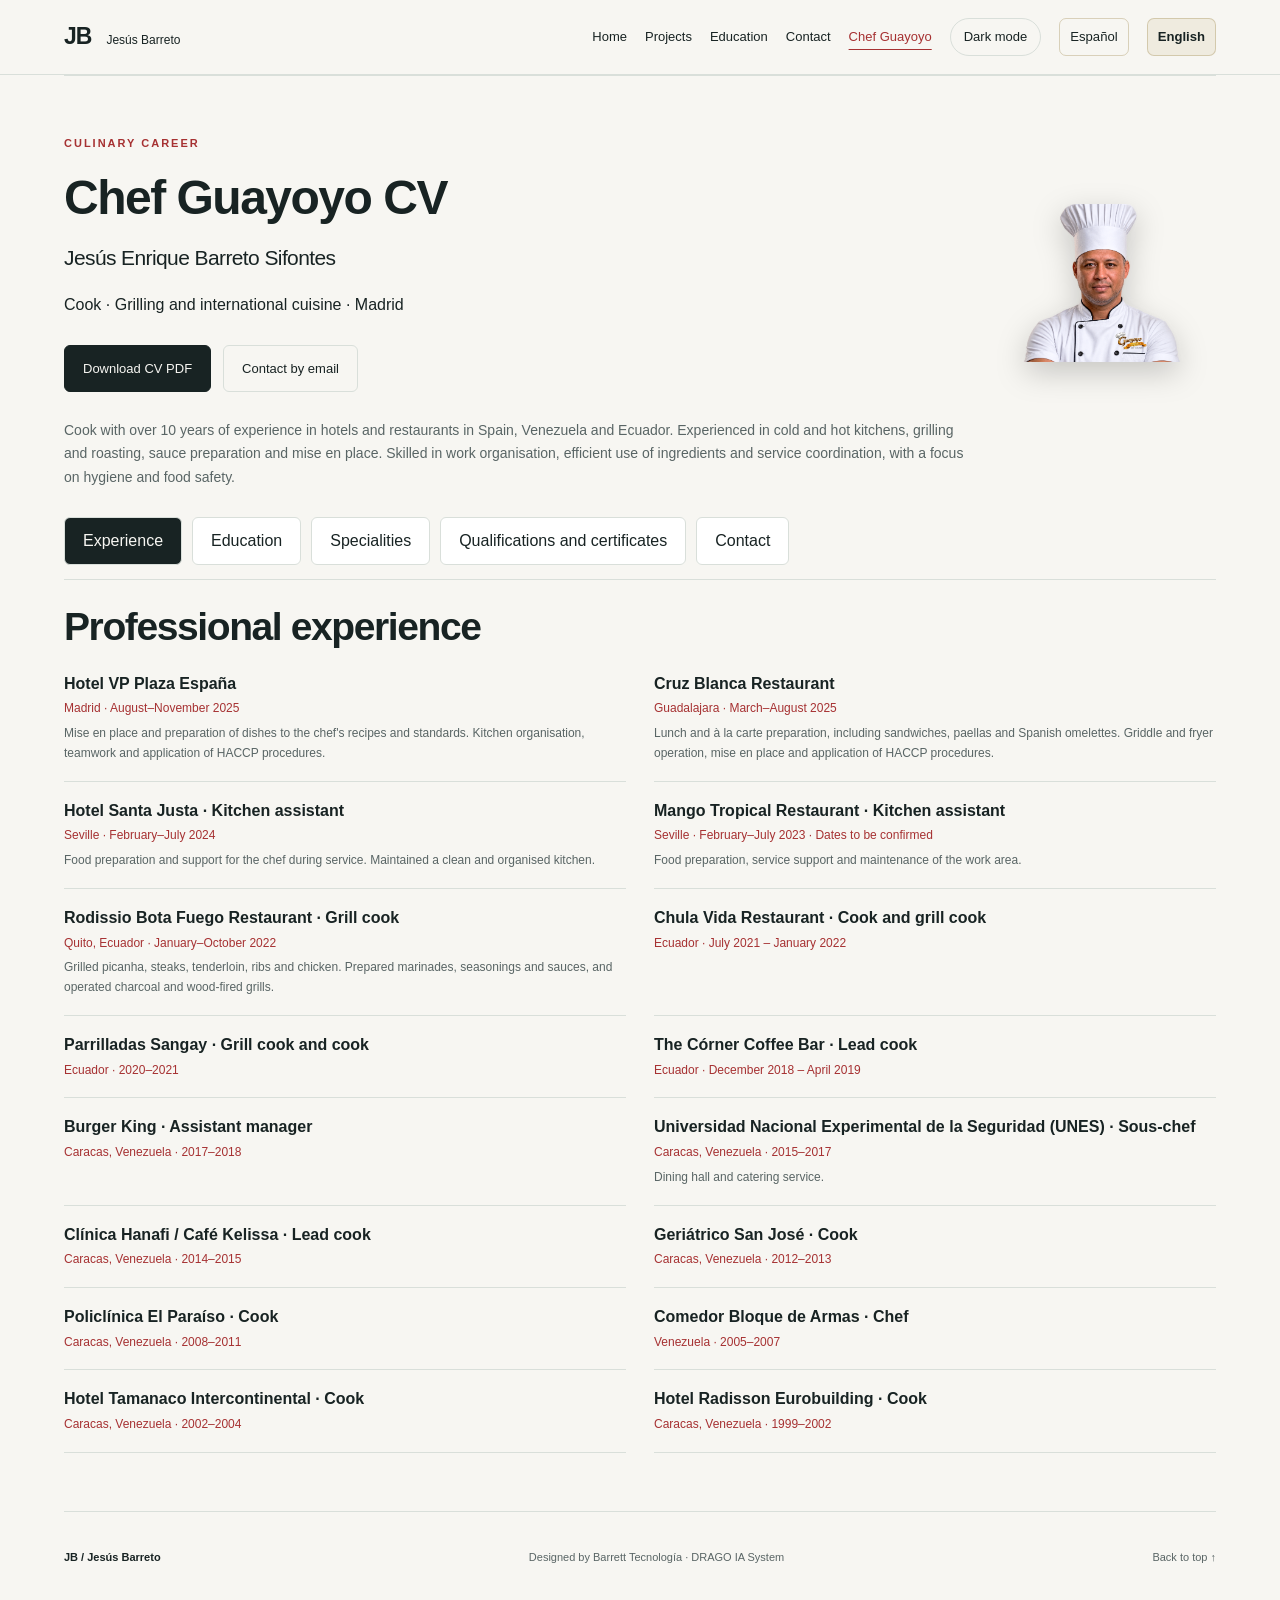
<file: en/chef-guayoyo.html>
<!doctype html>
<html lang="en">
<head>
  <meta charset="utf-8">
  <meta name="viewport" content="width=device-width, initial-scale=1">
  <meta name="description" content="Culinary CV of Jesús Barreto, Chef Guayoyo, with experience in grilling, international cuisine and kitchen service.">
  <title>Chef Guayoyo CV | Jesús Barreto</title>
  <link rel="stylesheet" href="../barrett.css">
  <script src="../app.js" defer></script>
  <link rel="alternate" hreflang="es" href="../chef-guayoyo.html">
  <link rel="alternate" hreflang="en" href="chef-guayoyo.html">
</head>

<body>
  <!-- BLOQUE 01 — Header and navigation -->
  <header class="header">
    <a class="brand" href="index.html" aria-label="Back to home">
      JB<span>Jesús Barreto</span>
    </a>

    <nav aria-label="Main navigation">
      <a href="index.html">Home</a>
      <a href="proyectos.html">Projects</a>
      <a href="formacion.html">Education</a>
      <a href="contacto.html">Contact</a>
      <a href="chef-guayoyo.html" aria-current="page">Chef Guayoyo</a>

      <button id="tema" type="button" aria-pressed="false">Dark mode</button>

      <a
        class="language-switch"
        href="../chef-guayoyo.html"
        lang="es"
        hreflang="es"
        aria-label="Cambiar a español"
      >Español</a>

      <span class="language-current" lang="en" aria-current="true">English</span>
    </nav>
  </header>

  <main id="inicio">
    <section class="section chef-cv">
      <!-- BLOQUE 02 — Profile and tabs -->
      <p class="eyebrow">CULINARY CAREER</p>

      <img
        class="chef-portrait"
        src="../assets/chef-guayoyo.png"
        alt="Jesús Enrique Barreto Sifontes, Chef Guayoyo, in a chef uniform"
      >

      <h1 class="chef-title">Chef Guayoyo CV</h1>
      <p class="role">Jesús Enrique Barreto Sifontes</p>
      <p>Cook · Grilling and international cuisine · Madrid</p>

      <div class="actions">
        <a class="button primary" href="../assets/Chef_Guayoyo_CV_English.pdf" download>
          Download CV PDF
        </a>
        <a class="button" href="mailto:jbarreto1622@gmail.com">Contact by email</a>
      </div>

      <p class="chef-profile">
        Cook with over 10 years of experience in hotels and restaurants in
        Spain, Venezuela and Ecuador. Experienced in cold and hot kitchens,
        grilling and roasting, sauce preparation and mise en place. Skilled
        in work organisation, efficient use of ingredients and service
        coordination, with a focus on hygiene and food safety.
      </p>

      <div class="chef-tabs" role="tablist" aria-label="Cooking CV sections">
        <button
          type="button"
          role="tab"
          id="chef-tab-experiencia"
          aria-controls="chef-experiencia"
          aria-selected="true"
        >Experience</button>

        <button
          type="button"
          role="tab"
          id="chef-tab-formacion"
          aria-controls="chef-formacion"
          aria-selected="false"
          tabindex="-1"
        >Education</button>

        <button
          type="button"
          role="tab"
          id="chef-tab-especialidades"
          aria-controls="chef-especialidades"
          aria-selected="false"
          tabindex="-1"
        >Specialities</button>

        <button
          type="button"
          role="tab"
          id="chef-tab-titulos"
          aria-controls="chef-titulos"
          aria-selected="false"
          tabindex="-1"
        >Qualifications and certificates</button>

        <button
          type="button"
          role="tab"
          id="chef-tab-contacto"
          aria-controls="chef-contacto"
          aria-selected="false"
          tabindex="-1"
        >Contact</button>
      </div>

      <!-- BLOQUE 03 — Professional experience -->
      <div id="chef-experiencia" role="tabpanel" aria-labelledby="chef-tab-experiencia">
        <h2>Professional experience</h2>

        <div class="chef-jobs">
          <article class="chef-job">
            <h3>Hotel VP Plaza España</h3>
            <p class="chef-date">Madrid · August–November 2025</p>
            <p>
              Mise en place and preparation of dishes to the chef's recipes
              and standards. Kitchen organisation, teamwork and application
              of HACCP procedures.
            </p>
          </article>

          <article class="chef-job">
            <h3>Cruz Blanca Restaurant</h3>
            <p class="chef-date">Guadalajara · March–August 2025</p>
            <p>
              Lunch and à la carte preparation, including sandwiches, paellas
              and Spanish omelettes. Griddle and fryer operation, mise en place
              and application of HACCP procedures.
            </p>
          </article>

          <article class="chef-job">
            <h3>Hotel Santa Justa · Kitchen assistant</h3>
            <p class="chef-date">Seville · February–July 2024</p>
            <p>
              Food preparation and support for the chef during service.
              Maintained a clean and organised kitchen.
            </p>
          </article>

          <article class="chef-job">
            <h3>Mango Tropical Restaurant · Kitchen assistant</h3>
            <p class="chef-date">Seville · February–July 2023 · Dates to be confirmed</p>
            <p>Food preparation, service support and maintenance of the work area.</p>
          </article>

          <article class="chef-job">
            <h3>Rodissio Bota Fuego Restaurant · Grill cook</h3>
            <p class="chef-date">Quito, Ecuador · January–October 2022</p>
            <p>
              Grilled picanha, steaks, tenderloin, ribs and chicken. Prepared
              marinades, seasonings and sauces, and operated charcoal and
              wood-fired grills.
            </p>
          </article>

          <article class="chef-job">
            <h3>Chula Vida Restaurant · Cook and grill cook</h3>
            <p class="chef-date">Ecuador · July 2021 – January 2022</p>
          </article>

          <article class="chef-job">
            <h3>Parrilladas Sangay · Grill cook and cook</h3>
            <p class="chef-date">Ecuador · 2020–2021</p>
          </article>

          <article class="chef-job">
            <h3>The Córner Coffee Bar · Lead cook</h3>
            <p class="chef-date">Ecuador · December 2018 – April 2019</p>
          </article>

          <article class="chef-job">
            <h3>Burger King · Assistant manager</h3>
            <p class="chef-date">Caracas, Venezuela · 2017–2018</p>
          </article>

          <article class="chef-job">
            <h3>Universidad Nacional Experimental de la Seguridad (UNES) · Sous-chef</h3>
            <p class="chef-date">Caracas, Venezuela · 2015–2017</p>
            <p>Dining hall and catering service.</p>
          </article>

          <article class="chef-job">
            <h3>Clínica Hanafi / Café Kelissa · Lead cook</h3>
            <p class="chef-date">Caracas, Venezuela · 2014–2015</p>
          </article>

          <article class="chef-job">
            <h3>Geriátrico San José · Cook</h3>
            <p class="chef-date">Caracas, Venezuela · 2012–2013</p>
          </article>

          <article class="chef-job">
            <h3>Policlínica El Paraíso · Cook</h3>
            <p class="chef-date">Caracas, Venezuela · 2008–2011</p>
          </article>

          <article class="chef-job">
            <h3>Comedor Bloque de Armas · Chef</h3>
            <p class="chef-date">Venezuela · 2005–2007</p>
          </article>

          <article class="chef-job">
            <h3>Hotel Tamanaco Intercontinental · Cook</h3>
            <p class="chef-date">Caracas, Venezuela · 2002–2004</p>
          </article>

          <article class="chef-job">
            <h3>Hotel Radisson Eurobuilding · Cook</h3>
            <p class="chef-date">Caracas, Venezuela · 1999–2002</p>
          </article>
        </div>
      </div>

      <!-- BLOQUE 04 — Culinary education -->
      <div id="chef-formacion" role="tabpanel" aria-labelledby="chef-tab-formacion">
        <h2>Culinary education</h2>

        <ul class="feature-list">
          <li>
            <strong>In progress · Professional Cooking Course</strong><br>
            Campus Training.<br>
            Training in culinary techniques, food safety, food preservation
            and kitchen management.
          </li>
          <li>
            <strong>Completed · HOTR0069 — Culinary Techniques for Fish, Crustaceans and Molluscs</strong><br>
            Basic preparations, cooking techniques and basic dishes,
            plating and reheating.
          </li>
          <li>
            <strong>2025 · International Cuisine Course</strong><br>
            Fundación Impulsarse para el Desarrollo del Empleo y la Integración Social.
          </li>
          <li>
            <strong>2018 · Professional Chef</strong><br>
            Instituto Venezolano de Gastronomía (IVEGA).
          </li>
          <li>
            <strong>2010 · Técnico Medio qualification in Nutrition and Dietetics</strong>
            — Rapisalud · 2,000 hours.
          </li>
          <li>
            <strong>1998 · Basic Cooking</strong><br>
            INCE.
          </li>
          <li>
            <strong>2007 · Puff pastry and croissant workshop</strong><br>
            Centro Gastronómico de Caracas.
          </li>
        </ul>
      </div>

      <!-- BLOQUE 05 — Specialities and skills -->
      <div id="chef-especialidades" role="tabpanel" aria-labelledby="chef-tab-especialidades">
        <h2>Specialities and skills</h2>

        <div class="chef-columns">
          <div>
            <h3>Cooking</h3>
            <ul class="feature-list">
              <li>Grilling and roasting over embers, charcoal and wood.</li>
              <li>Meat cuts, marinades, seasonings and sauces.</li>
              <li>Cold and hot kitchens; demi-glace, soups, cream soups and stews.</li>
              <li>Pasta, fish, battered dishes, fillings and oven cooking.</li>
              <li>Ecuadorian cuisine, pasta sauces and barbecue preparations.</li>
            </ul>
          </div>

          <div>
            <h3>Organisation and service</h3>
            <ul class="feature-list">
              <li>Mise en place, à la carte and set menus.</li>
              <li>Stock control and efficient use of ingredients.</li>
              <li>Buffets and culinary events.</li>
              <li>Hygiene, food safety and HACCP.</li>
              <li>Teamwork, adaptability and service under pressure.</li>
            </ul>
          </div>
        </div>

        <p><strong>Language:</strong> native Spanish.</p>
      </div>

      <!-- BLOQUE 06 — Qualifications and certificates -->
      <div id="chef-titulos" role="tabpanel" aria-labelledby="chef-tab-titulos">
        <h2>Qualifications and certificates</h2>

        <p class="certificate-intro">
          My education and awards. Open each photograph to view the full
          document. Certificates are displayed in their original language.
        </p>

        <div class="certificate-grid">
          <article class="certificate-card">
            <div class="certificate-frame">
              <img
                src="../assets/certificados/certificado-01.jpg"
                alt="Professional in Culinary Arts — IVEGA · 2018"
                loading="lazy"
              >
            </div>
            <h3>Professional in Culinary Arts</h3>
            <p>IVEGA · 2018</p>
            <button type="button" class="button certificate-open" aria-haspopup="dialog" aria-controls="certificate-dialog">
              View document ↗<span class="sr-only"> Professional in Culinary Arts</span>
            </button>
          </article>

          <article class="certificate-card">
            <div class="certificate-frame">
              <img
                src="../assets/certificados/certificado-02.jpg"
                alt="Hot Kitchen — INCE · 1999"
                loading="lazy"
              >
            </div>
            <h3>Hot Kitchen</h3>
            <p>INCE · 1999</p>
            <button type="button" class="button certificate-open" aria-haspopup="dialog" aria-controls="certificate-dialog">
              View document ↗<span class="sr-only"> Hot Kitchen</span>
            </button>
          </article>

          <article class="certificate-card">
            <div class="certificate-frame">
              <img
                src="../assets/certificados/certificado-03.jpg"
                alt="General Secondary Education in Sciences — Liceo Nacional Adulto Ezequiel Zamora · 2011"
                loading="lazy"
              >
            </div>
            <h3>General Secondary Education in Sciences</h3>
            <p>Liceo Nacional Adulto Ezequiel Zamora · 2011</p>
            <button type="button" class="button certificate-open" aria-haspopup="dialog" aria-controls="certificate-dialog">
              View document ↗<span class="sr-only"> General Secondary Education in Sciences</span>
            </button>
          </article>

          <article class="certificate-card">
            <div class="certificate-frame">
              <img
                src="../assets/certificados/certificado-04.jpg"
                alt="Food Handling — Corporación de Salud del Estado Miranda · 8 hours"
                loading="lazy"
              >
            </div>
            <h3>Food Handling</h3>
            <p>Corporación de Salud del Estado Miranda · 8 hours</p>
            <button type="button" class="button certificate-open" aria-haspopup="dialog" aria-controls="certificate-dialog">
              View document ↗<span class="sr-only"> Food Handling</span>
            </button>
          </article>

          <article class="certificate-card">
            <div class="certificate-frame">
              <img
                src="../assets/certificados/certificado-05.jpg"
                alt="Human Relations — Instituto de Capacitación Turística · 1998 · 20 hours"
                loading="lazy"
              >
            </div>
            <h3>Human Relations</h3>
            <p>Instituto de Capacitación Turística · 1998 · 20 hours</p>
            <button type="button" class="button certificate-open" aria-haspopup="dialog" aria-controls="certificate-dialog">
              View document ↗<span class="sr-only"> Human Relations</span>
            </button>
          </article>

          <article class="certificate-card">
            <div class="certificate-frame">
              <img
                src="../assets/certificados/certificado-06.jpg"
                alt="Hot Kitchen — Eurobuilding Hotel &amp; Suites · 1999"
                loading="lazy"
              >
            </div>
            <h3>Hot Kitchen</h3>
            <p>Eurobuilding Hotel &amp; Suites · 1999</p>
            <button type="button" class="button certificate-open" aria-haspopup="dialog" aria-controls="certificate-dialog">
              View document ↗<span class="sr-only"> Hot Kitchen</span>
            </button>
          </article>

          <article class="certificate-card">
            <div class="certificate-frame">
              <img
                src="../assets/certificados/certificado-07.jpg"
                alt="Basic Cooking — Instituto de Capacitación Turística · 1998 · 635 hours"
                loading="lazy"
              >
            </div>
            <h3>Basic Cooking</h3>
            <p>Instituto de Capacitación Turística · 1998 · 635 hours</p>
            <button type="button" class="button certificate-open" aria-haspopup="dialog" aria-controls="certificate-dialog">
              View document ↗<span class="sr-only"> Basic Cooking</span>
            </button>
          </article>

          <article class="certificate-card">
            <div class="certificate-frame">
              <img
                src="../assets/certificados/certificado-08.jpg"
                alt="Food Hygiene and Handling — Instituto de Capacitación Turística · 1998 · 30 hours"
                loading="lazy"
              >
            </div>
            <h3>Food Hygiene and Handling</h3>
            <p>Instituto de Capacitación Turística · 1998 · 30 hours</p>
            <button type="button" class="button certificate-open" aria-haspopup="dialog" aria-controls="certificate-dialog">
              View document ↗<span class="sr-only"> Food Hygiene and Handling</span>
            </button>
          </article>

          <article class="certificate-card">
            <div class="certificate-frame">
              <img
                src="../assets/certificados/certificado-09.jpg"
                alt="Introduction to Hospitality — Instituto de Capacitación Turística · 1998 · 20 hours"
                loading="lazy"
              >
            </div>
            <h3>Introduction to Hospitality</h3>
            <p>Instituto de Capacitación Turística · 1998 · 20 hours</p>
            <button type="button" class="button certificate-open" aria-haspopup="dialog" aria-controls="certificate-dialog">
              View document ↗<span class="sr-only"> Introduction to Hospitality</span>
            </button>
          </article>

          <article class="certificate-card">
            <div class="certificate-frame">
              <img
                src="../assets/certificados/certificado-10.jpg"
                alt="Técnico Medio qualification in Nutrition and Dietetics — Rapisalud · Diploma · 2010"
                loading="lazy"
              >
            </div>
            <h3>Técnico Medio qualification in Nutrition and Dietetics</h3>
            <p>Rapisalud · Diploma · 2010</p>
            <button type="button" class="button certificate-open" aria-haspopup="dialog" aria-controls="certificate-dialog">
              View document ↗<span class="sr-only"> Técnico Medio qualification in Nutrition and Dietetics</span>
            </button>
          </article>

          <article class="certificate-card">
            <div class="certificate-frame">
              <img
                src="../assets/certificados/certificado-11.jpg"
                alt="We Know What It Takes — InterContinental · 2002 · 5 hours"
                loading="lazy"
              >
            </div>
            <h3>We Know What It Takes</h3>
            <p>InterContinental · 2002 · 5 hours</p>
            <button type="button" class="button certificate-open" aria-haspopup="dialog" aria-controls="certificate-dialog">
              View document ↗<span class="sr-only"> We Know What It Takes</span>
            </button>
          </article>

          <article class="certificate-card">
            <div class="certificate-frame">
              <img
                src="../assets/certificados/certificado-12.jpg"
                alt="Eagle Award — Tamanaco InterContinental · 2002"
                loading="lazy"
              >
            </div>
            <h3>Eagle Award</h3>
            <p>Tamanaco InterContinental · 2002</p>
            <button type="button" class="button certificate-open" aria-haspopup="dialog" aria-controls="certificate-dialog">
              View document ↗<span class="sr-only"> Eagle Award</span>
            </button>
          </article>

          <article class="certificate-card">
            <div class="certificate-frame">
              <img
                src="../assets/certificados/certificado-13.jpg"
                alt="Nutrition and Dietetics — Rapisalud · Certificate · 2010 · 2,000 hours"
                loading="lazy"
              >
            </div>
            <h3>Nutrition and Dietetics</h3>
            <p>Rapisalud · Certificate · 2010 · 2,000 hours</p>
            <button type="button" class="button certificate-open" aria-haspopup="dialog" aria-controls="certificate-dialog">
              View document ↗<span class="sr-only"> Nutrition and Dietetics</span>
            </button>
          </article>

          <article class="certificate-card">
            <div class="certificate-frame">
              <img
                src="../assets/certificados/certificado-14.jpg"
                alt="Nutrition and Dietetics — Rapisalud · Credential · 2010"
                loading="lazy"
              >
            </div>
            <h3>Nutrition and Dietetics</h3>
            <p>Rapisalud · Credential · 2010</p>
            <button type="button" class="button certificate-open" aria-haspopup="dialog" aria-controls="certificate-dialog">
              View document ↗<span class="sr-only"> Nutrition and Dietetics</span>
            </button>
          </article>

          <article class="certificate-card">
            <div class="certificate-frame">
              <img
                src="../assets/certificados/certificado-15.jpg"
                alt="International Cuisine HOTR0010 — Fundación Impulsarse · 2025 · 30 hours"
                loading="lazy"
              >
            </div>
            <h3>International Cuisine HOTR0010</h3>
            <p>Fundación Impulsarse · 2025 · 30 hours</p>
            <button type="button" class="button certificate-open" aria-haspopup="dialog" aria-controls="certificate-dialog">
              View document ↗<span class="sr-only"> International Cuisine HOTR0010</span>
            </button>
          </article>
        </div>

        <div class="project-pagination">
          <button type="button" class="button" id="cert-anterior">← Previous</button>
          <p id="cert-pagina" aria-live="polite"></p>
          <button type="button" class="button" id="cert-siguiente">Next →</button>
        </div>
      </div>

      <!-- BLOQUE 07 — Professional contact -->
      <div id="chef-contacto" role="tabpanel" aria-labelledby="chef-tab-contacto" hidden>
        <h2>My next step: growing in the kitchen.</h2>
        <p>
          I am looking for an opportunity as a cook to contribute my experience
          in cold and hot kitchens and grilling, join a team and continue
          growing professionally.
        </p>
        <p>Professional contact · Chef Guayoyo · Alcorcón, Madrid</p>

        <div class="actions">
          <a class="button primary" href="mailto:jbarreto1622@gmail.com?subject=Cooking%20job%20opportunity">
            Send email
          </a>
          <a
            class="button"
            href="https://wa.me/34689345235?text=Hello%20Jes%C3%BAs%2C%20I%20am%20contacting%20you%20about%20your%20cook%20CV"
            target="_blank"
            rel="noopener noreferrer"
          >WhatsApp · +34 689 345 235</a>
        </div>

        <p><a href="mailto:jbarreto1622@gmail.com">jbarreto1622@gmail.com</a></p>

        <a class="button" href="../assets/Chef_Guayoyo_CV_English.pdf" download>
          Download cook CV PDF
        </a>
      </div>
    </section>
  </main>

  <!-- BLOQUE 08 — Footer -->
  <footer>
    <strong>JB / Jesús Barreto</strong>
    <p>Designed by Barrett Tecnología · DRAGO IA System</p>
    <a href="#inicio">Back to top ↑</a>
  </footer>

  <!-- BLOQUE 09 — Project and certificate dialogs -->
  <dialog id="project-dialog" aria-labelledby="dialog-title">
    <div class="dialog-toolbar">
      <span>EXPLORE PROJECT</span>
      <button type="button" id="ampliar-proyecto" aria-pressed="false">Enlarge ↗</button>
      <button type="button" id="cerrar-proyecto" aria-label="Close project details">Close ×</button>
    </div>

    <div id="dialog-content"></div>
  </dialog>

  <dialog id="certificate-dialog" aria-labelledby="certificate-title">
    <div class="dialog-toolbar">
      <h2 id="certificate-title"></h2>
      <button id="cert-zoom" type="button" aria-pressed="false">Enlarge ↗</button>
      <button id="cert-cerrar" type="button">Close ×</button>
    </div>

    <div class="certificate-view">
      <img id="certificate-image" alt="">
    </div>

    <p id="certificate-caption"></p>
  </dialog>
</body>
</html>
</file>
<file: barrett.css>
:root{--bg:#f7f6f2;--surface:#fff;--text:#182323;--muted:#596565;--line:#d9dfda;--accent:#a63132;--soft:#f0e9e2}*{box-sizing:border-box}html{scroll-behavior:smooth;scroll-padding-top:90px}body{margin:0;background:var(--bg);color:var(--text);font-family:Arial,Helvetica,sans-serif;line-height:1.65}body.dark{--bg:#101818;--surface:#192323;--text:#f1f2eb;--muted:#b5c2bf;--line:#354543;--accent:#ff9290;--soft:#253331}a{color:inherit;text-decoration:none}button{font:inherit;cursor:pointer}a:focus-visible,button:focus-visible{outline:3px solid var(--accent);outline-offset:5px}.header{position:sticky;top:0;z-index:10;background:var(--bg);border-bottom:1px solid var(--line);display:flex;align-items:center;justify-content:space-between;padding:18px max(5vw,20px)}.brand{font-size:23px;font-weight:800;letter-spacing:-1px}.brand span{font-size:12px;font-weight:400;letter-spacing:0;margin-left:15px}nav{display:flex;align-items:center;gap:26px;font-size:13px}nav button{background:transparent;border:1px solid var(--line);border-radius:30px;padding:7px 13px;color:var(--text)}main,footer{width:min(1160px,90%);margin:auto}.hero{display:grid;grid-template-columns:1.15fr 1fr;gap:70px;align-items:center;padding:85px 0 75px}.eyebrow{font-size:11px;letter-spacing:2px;font-weight:700;color:var(--accent);margin:0 0 20px}h1{font-size:clamp(64px,8vw,104px);line-height:.98;letter-spacing:-6px;margin:0 0 24px}h1 span{color:var(--accent)}.role{font-size:24px;letter-spacing:-.6px;margin:0 0 16px}.intro{font-size:17px;max-width:480px;color:var(--muted)}.actions{display:flex;gap:12px;flex-wrap:wrap;margin:27px 0}.button{border:1px solid var(--line);padding:12px 18px;border-radius:6px;color:var(--text);background:transparent;font-size:13px}.primary{background:var(--text);color:var(--bg);border-color:var(--text)}.location{font-size:12px;color:var(--muted)}.code{background:#152827;color:#e5e9df;border-radius:12px;box-shadow:12px 18px 0 var(--soft);transform:rotate(1deg);overflow:hidden}.code-top{display:flex;gap:6px;align-items:center;padding:12px 18px;border-bottom:1px solid #36504a}.code-top span{width:7px;height:7px;background:#be7770;border-radius:50%}.code-top span:nth-child(2){background:#d4bc75}.code-top span:nth-child(3){background:#90b69d}.code-top p{font:11px monospace;margin:0 0 0 auto;color:#a7bdb6}.code pre{font:clamp(11px,1.15vw,14px)/1.95 monospace;padding:24px;margin:0;overflow:auto}.purple{color:#e4acda}.green{color:#b6d8a9}.code-bottom{padding:14px 24px;font:10px monospace;color:#a7bdb6;border-top:1px solid #36504a}.section{padding:58px 0;border-top:1px solid var(--line)}h2{font-size:clamp(27px,3.3vw,39px);line-height:1.2;letter-spacing:-1.4px;margin:0 0 22px}h3{font-size:19px;line-height:1.35;margin:0 0 12px}.about>p:not(.eyebrow){max-width:820px;color:var(--muted)}.section-head{display:flex;justify-content:space-between;align-items:end;gap:20px;margin-bottom:25px}.section-head>p{font-size:13px;color:var(--muted)}.projects{display:grid;grid-template-columns:repeat(3,1fr);gap:22px}.project{background:var(--surface);border:1px solid var(--line);border-radius:10px;overflow:hidden;transition:transform .2s}.project:hover{transform:translateY(-5px)}.project-art{height:190px;padding:24px;overflow:hidden}.project-art>span{display:block;font-size:9px;letter-spacing:2px}.project-art>strong{display:block;font-size:26px;letter-spacing:-1px;margin:8px 0}.restaurant{background:#223c38;color:#e5e6bc}.tables{display:flex;gap:7px;margin-top:20px}.tables i{font:10px monospace;border:1px solid #78958b;padding:9px;border-radius:4px}.recipes{background:#eadcc6;color:#65342a}.recipe-lines{display:flex;gap:12px;margin-top:17px}.recipe-lines i{display:block;width:65px;height:47px;border-radius:50% 50% 10px 10px;background:#b08757}.recipe-lines i:nth-child(2){background:#88906a}.recipe-lines i:nth-child(3){background:#ba7160}.player{background:#312e47;color:#e4d7f6}.bars{display:flex;align-items:center;height:58px;gap:8px}.bars i{width:11px;border-radius:3px;height:30px;background:#b7a5da}.bars i:nth-child(3n){height:55px}.bars i:nth-child(2n){height:16px}.project-content{padding:22px}.label{font-size:9px;letter-spacing:1px;color:var(--muted);min-height:28px}.project-content>p:not(.label){font-size:13px;color:var(--muted)}.tags{padding:0;list-style:none;display:flex;gap:6px;flex-wrap:wrap;margin:20px 0 0}.tags li{border:1px solid var(--line);border-radius:4px;padding:3px 7px;font-size:10px}.skills{display:grid;grid-template-columns:1fr 1fr;gap:80px}.skills p{font-size:14px;color:var(--muted)}.skill-groups>div+div{margin-top:22px}.skill-groups h3{font-size:16px;margin-bottom:3px}.skill-groups p{margin:0}.study{display:flex;align-items:start;gap:24px;border-top:1px solid var(--line);padding-top:25px;margin-top:30px}.status{font-size:11px;background:var(--soft);padding:5px 12px;border-radius:30px;white-space:nowrap}.study p{margin:0;color:var(--muted)}.contact{padding-bottom:65px}.contact>p:not(.eyebrow){max-width:600px;color:var(--muted)}dl{display:grid;grid-template-columns:repeat(3,1fr);gap:20px;margin:35px 0}dt{font-size:11px;text-transform:uppercase;letter-spacing:1px;color:var(--muted)}dd{margin:5px 0;font-size:14px}.note{font-size:11px}footer{border-top:1px solid var(--line);padding:25px 0;display:flex;justify-content:space-between;gap:20px;align-items:center;font-size:11px;color:var(--muted)}footer strong{color:var(--text)}@media(max-width:850px){.hero{gap:35px}.projects{grid-template-columns:1fr}.project{display:grid;grid-template-columns:1fr 1.3fr}.project-art{height:100%}.skills{gap:30px}.brand span{display:none}}@media(max-width:600px){nav{gap:12px;font-size:11px}.header{padding:14px 5%}nav button{font-size:10px}.hero{grid-template-columns:1fr;padding:50px 0;gap:35px}h1{letter-spacing:-4px}.code{transform:none}.code pre{font-size:12px}.section{padding:40px 0}.section-head{display:block}.project{display:block}.project-art{height:175px}.skills{grid-template-columns:1fr}.study{gap:14px}dl{grid-template-columns:1fr}footer{display:block}.contact h2{font-size:32px}}@media(prefers-reduced-motion:reduce){html{scroll-behavior:auto}*{transition:none!important}}@media print{body,body.dark{--bg:white;--surface:white;--text:#111;--muted:#444;--line:#ccc;--accent:#80302e;background:white;color:#111;font-size:10pt}.header,.actions,.code,.project-art,.note,footer{display:none}main{width:100%}.hero{display:block;padding:0 0 12px}h1{font-size:32pt;letter-spacing:-1px}h1 br{display:none}h1 span:before{content:' '}.role{font-size:16pt}.intro{max-width:none;font-size:10pt}.eyebrow{font-size:8pt;margin-bottom:7px}.section{padding:13px 0;break-inside:avoid}h2{font-size:16pt;margin-bottom:10px}h3{font-size:12pt}.projects{display:block}.project{border:0;display:block}.project-content{padding:5px 0}.label{min-height:0;margin:0}.project-content>p:not(.label){font-size:9pt;margin:4px 0}.tags{margin:5px 0}.skills{gap:25px}.skills p{font-size:9pt}.study{margin:10px 0 0;padding-top:10px}dl{margin:12px 0}.contact{padding-bottom:0}@page{margin:15mm}}

.contact dd a{color:var(--accent);text-decoration:underline;text-underline-offset:4px}

.contact dd{overflow-wrap:anywhere}

.echoes{position:relative;background:radial-gradient(circle at 80% 80%,#3d4e83,transparent 55%),#101a30;color:#dee6ff}.orbit-planet{width:85px;height:85px;border-radius:50%;background:radial-gradient(circle at 30% 25%,#b8e2df,#527d95 40%,#152944 75%);box-shadow:0 0 25px #8fc8eb44;position:absolute;right:28px;bottom:-22px}.projects{grid-template-columns:repeat(2,minmax(0,1fr))}@media(max-width:850px){.projects{grid-template-columns:1fr}}

.drago-ai{background:radial-gradient(ellipse at 90% 100%,#852c38,transparent 65%),#201b24;color:#f4d3b3}.ai-flow{font:10px monospace;letter-spacing:1px;border-top:1px solid #976263;padding-top:18px;margin-top:24px}

.reservas{background:linear-gradient(135deg,#512c30,#8a393c);color:#f3d8a4}.reservation-preview{font:10px monospace;letter-spacing:1px;border:1px solid #c39b6c;border-radius:5px;padding:12px;margin-top:19px}
/* Tarjetas resumidas y detalles al frente mediante dialog nativo. */
.project{display:flex;flex-direction:column}.project-art{flex-shrink:0}.project-content{display:flex;flex-direction:column;flex:1}.project-details{display:none}.project-open{margin-top:24px;width:100%;text-align:left;display:flex;justify-content:space-between;background:var(--text);color:var(--bg);border-color:var(--text)}.project-open:hover{background:var(--accent);border-color:var(--accent);color:var(--surface)}.tags{margin-top:auto;padding-top:15px}.access{background:linear-gradient(135deg,#153b49,#2c6b69);color:#d5f3db}.access-symbol{font:10px monospace;letter-spacing:1px;border:1px solid #84b7ad;padding:12px;border-radius:5px;margin-top:19px}body.modal-open{overflow:hidden}#project-dialog{z-index:10000;width:min(850px,calc(100% - 28px));max-height:88dvh;padding:0;border:1px solid var(--line);border-radius:16px;background:var(--surface);color:var(--text);box-shadow:0 25px 100px #0006;overflow:auto;overscroll-behavior:contain}#project-dialog::backdrop{background:#071519b8;backdrop-filter:blur(7px)}.dialog-toolbar{position:sticky;top:0;z-index:1;display:flex;align-items:center;justify-content:space-between;padding:14px 24px;background:var(--surface);border-bottom:1px solid var(--line)}.dialog-toolbar span{font-size:10px;letter-spacing:1.5px;color:var(--muted)}.dialog-toolbar button{border:1px solid var(--line);background:var(--bg);color:var(--text);padding:7px 14px;border-radius:30px}.dialog-toolbar button:focus-visible{outline:3px solid var(--accent);outline-offset:2px}#dialog-content .project-art{height:180px}#dialog-content .project-content{padding:28px 34px}#dialog-content h3{font-size:30px;letter-spacing:-1px}#dialog-content .label{min-height:0}#dialog-content .project-content>p:not(.label){font-size:15px}#dialog-content .project-details{display:block}#dialog-content h4{font-size:17px;margin:22px 0 12px}.feature-list{padding-left:20px;color:var(--muted);font-size:14px}.feature-list li{padding:5px 0}#dialog-content .tags{margin-top:12px}#dialog-content .tags li{font-size:12px}#dialog-content .orbit-planet{bottom:-15px}@media(max-width:850px) and (min-width:601px){.project{display:grid;grid-template-columns:1fr 1.3fr}.project-art{min-height:220px}}@media(max-width:600px){.dialog-toolbar{padding:12px 16px}#dialog-content .project-content{padding:22px}#dialog-content h3{font-size:25px}}@media print{.project{display:block;break-inside:avoid}.project-details{display:block}.project-open,#project-dialog{display:none!important}.feature-list{font-size:9pt}.feature-list li{padding:0}.tags{padding-top:0}body.modal-open{overflow:visible}}

.brasas{background:radial-gradient(ellipse at 75% 100%,#b46c36,transparent 65%),#382624;color:#f6dbb4}.brasas-preview{font:10px monospace;letter-spacing:1px;border-top:1px solid #ba8c65;margin-top:22px;padding-top:15px}

.project-art.project-screenshot{padding:0;height:auto;min-height:0;aspect-ratio:3/2;background:#110f0d;overflow:hidden}.project-screenshot img{display:block;width:100%;height:100%;object-fit:contain}#dialog-content .project-art.project-screenshot{height:auto;aspect-ratio:3/2}#dialog-content .project-screenshot img{max-height:55dvh;object-fit:contain}@media print{.project-art.project-screenshot{display:none}}
/* Presentación compacta y tres proyectos por fila. */
.hero{gap:42px;padding:42px 0 38px;grid-template-columns:1.1fr 1fr}
h1{font-size:clamp(54px,6vw,76px);letter-spacing:-4px;margin-bottom:16px}
.role{font-size:21px;margin-bottom:12px}.intro{font-size:15px}.hero .eyebrow{margin-bottom:15px}.hero .actions{margin:20px 0}.code pre{padding:18px;font-size:12px;line-height:1.7}.code-bottom{padding:11px 18px}.projects{grid-template-columns:repeat(3,minmax(0,1fr));gap:20px}.project{display:flex;min-width:0}.project-content{padding:18px}.project-content h3{font-size:18px}.project-content>p:not(.label){font-size:12px}.project-open{font-size:12px;padding:11px 12px}.project-art{height:160px}.project-art>strong{font-size:23px}.project-art.project-screenshot{height:auto;aspect-ratio:3/2}
#project-dialog{width:var(--project-card-width,360px);max-width:calc(100vw - 28px);max-height:88dvh;border-radius:10px}#dialog-content .project-content{padding:18px}#dialog-content h3{font-size:22px}#dialog-content .project-content>p:not(.label){font-size:13px}#dialog-content .feature-list{font-size:12px}#dialog-content h4{font-size:15px}.dialog-toolbar{padding:11px 14px}.dialog-toolbar span{font-size:8px;letter-spacing:1px}.dialog-toolbar button{font-size:12px;padding:5px 10px}
@media(max-width:980px){.projects{grid-template-columns:repeat(2,minmax(0,1fr))}.project{display:flex}.project-art{min-height:0}.hero{gap:28px}.code pre{font-size:11px}}
@media(max-width:600px){.projects{grid-template-columns:1fr}.hero{grid-template-columns:1fr;padding:30px 0;gap:25px}h1{font-size:58px}.code pre{font-size:11px}.project-content{padding:20px}.project-content>p:not(.label){font-size:13px}.project-art{height:160px}}
@media print{.hero{display:block;padding:0 0 12px}h1{font-size:32pt}.projects,.project{display:block}.project-art{display:none}.project-content{padding:5px 0}.project-content>p:not(.label){font-size:9pt}}

.dialog-toolbar{gap:8px}.dialog-toolbar>span{margin-right:auto}#project-dialog.expanded{width:min(1080px,calc(100vw - 28px));max-height:94dvh}#project-dialog.expanded #dialog-content .project-content{padding:28px}#project-dialog.expanded #dialog-content h3{font-size:30px}#project-dialog.expanded #dialog-content .project-content>p:not(.label){font-size:16px}#project-dialog.expanded #dialog-content .feature-list{font-size:15px}#project-dialog.expanded #dialog-content .project-art.project-screenshot{aspect-ratio:auto;height:auto}#project-dialog.expanded #dialog-content .project-screenshot img{height:auto;max-height:64dvh}#ampliar-proyecto[aria-pressed="true"]{border-color:var(--accent);color:var(--accent)}@media(max-width:600px){.dialog-toolbar>span{display:none}.dialog-toolbar{justify-content:flex-end}#project-dialog.expanded{width:calc(100vw - 8px);max-width:calc(100vw - 8px);max-height:98dvh}#project-dialog.expanded #dialog-content .project-content{padding:20px}}

[hidden]{display:none!important}nav a[aria-current="page"]{color:var(--accent);text-decoration:underline;text-underline-offset:8px}main{min-height:calc(100dvh - 170px)}.project-pagination{display:flex;align-items:center;justify-content:center;gap:22px;margin:28px 0 0}.project-pagination p{font-size:12px;color:var(--muted)}button:disabled{opacity:.35;cursor:default}.projects>.project .project-content>p:not(.label){display:-webkit-box;-webkit-line-clamp:3;-webkit-box-orient:vertical;overflow:hidden}@media(max-width:600px){.header{flex-wrap:wrap;gap:10px}nav{width:100%;justify-content:space-between;gap:8px}.project-pagination{gap:12px}.project-pagination .button{font-size:11px;padding:9px}.hero{padding-top:25px}}@media print{.project-pagination{display:none}.projects>.project .project-content>p:not(.label){display:block;overflow:visible}}

.chef-title{font-size:clamp(32px,4vw,48px);line-height:1.1;letter-spacing:-1.5px}.chef-profile{max-width:900px;color:var(--muted);font-size:14px}.chef-tabs{display:flex;gap:10px;margin:28px 0 24px;border-bottom:1px solid var(--line);padding-bottom:14px}.chef-tabs button{padding:10px 18px;border:1px solid var(--line);border-radius:6px;color:var(--text);background:var(--surface)}.chef-tabs button[aria-selected="true"]{background:var(--text);color:var(--bg)}.chef-jobs{display:grid;grid-template-columns:repeat(2,minmax(0,1fr));gap:18px 28px}.chef-job{border-bottom:1px solid var(--line);padding-bottom:12px}.chef-job h3{font-size:16px;margin-bottom:5px}.chef-job p{font-size:12px;color:var(--muted);margin:5px 0}.chef-date{color:var(--accent)!important}.chef-pending{font-size:11px;color:var(--muted);margin-top:20px}.chef-columns{display:grid;grid-template-columns:1fr 1fr;gap:30px}nav{flex-wrap:wrap;gap:18px}@media(max-width:650px){.chef-jobs,.chef-columns{grid-template-columns:1fr}.chef-tabs{gap:6px}.chef-tabs button{font-size:12px;padding:9px}.header nav{gap:12px;justify-content:flex-start}}@media print{.chef-tabs{display:none}.chef-cv [role="tabpanel"][hidden]{display:block!important}}

.chef-tabs{flex-wrap:wrap}.certificate-grid{display:grid;grid-template-columns:repeat(3,minmax(0,1fr));gap:22px;perspective:1200px}.certificate-card{background:var(--surface);padding:16px;border:1px solid #b68b45;border-radius:12px;box-shadow:0 6px 0 #79532222,0 14px 24px #0002;transition:transform .25s,box-shadow .25s;display:flex;flex-direction:column}.certificate-card:hover{transform:translateY(-5px) rotateX(2deg);box-shadow:0 8px 0 #79532222,0 20px 30px #0003}.certificate-frame{background:#e6ded0;border:5px ridge #b79557;border-radius:3px;height:190px;padding:5px;display:flex;align-items:center;justify-content:center}.certificate-frame img{width:100%;height:100%;object-fit:contain;filter:contrast(1.08) brightness(1.04)}.certificate-card h3{font-size:16px;margin-top:18px}.certificate-card p,.certificate-intro{font-size:12px;color:var(--muted)}.certificate-card .button{margin-top:auto;background:var(--text);color:var(--bg)}#certificate-dialog{z-index:11000;width:min(920px,calc(100vw - 24px));max-height:92dvh;padding:0;background:var(--surface);color:var(--text);border:1px solid #b79557;border-radius:12px;overflow:auto}#certificate-dialog::backdrop{background:#071519cc;backdrop-filter:blur(8px)}#certificate-dialog .dialog-toolbar h2{font-size:16px;letter-spacing:0;margin:0 auto 0 0}#certificate-dialog .dialog-toolbar{flex-wrap:wrap}.certificate-view{padding:18px;background:#242321;overflow:auto;max-height:72dvh}.certificate-view img{display:block;max-width:100%;max-height:68dvh;width:auto;height:auto;margin:auto;filter:contrast(1.08) brightness(1.04)}#certificate-dialog.zoomed{width:calc(100vw - 12px);max-height:98dvh}#certificate-dialog.zoomed .certificate-view img{max-height:none;width:100%;max-width:1600px}#certificate-caption{padding:0 20px;font-size:12px}.sr-only{position:absolute;width:1px;height:1px;padding:0;margin:-1px;overflow:hidden;clip:rect(0,0,0,0);white-space:nowrap;border:0}@media(max-width:700px){.certificate-grid{grid-template-columns:1fr}.certificate-frame{height:210px}}@media print{#certificate-dialog{display:none}.certificate-card{box-shadow:none;transform:none}}

/* Retrato de Chef Guayoyo */
.chef-portrait{float:right;width:230px;max-width:38%;height:190px;object-fit:contain;object-position:center bottom;margin:0 0 20px 28px;filter:drop-shadow(0 10px 15px #0003)}
@media(max-width:600px){.chef-portrait{width:150px;height:125px;margin-left:12px}}
@media print{.chef-portrait{display:block!important;float:right;width:150px;height:120px;filter:none;break-inside:avoid}}

.editorial-course{margin-top:30px;padding-top:30px;border-top:1px solid #b99b6440}.editorial-course h3{font-size:clamp(1.35rem,3vw,1.85rem);line-height:1.22;letter-spacing:-.025em}.editorial-course p{line-height:1.7;max-width:70ch}.course-editorial{margin-top:22px;padding:24px;border:1px solid #b99b6460;border-radius:12px}.course-editorial li{margin-bottom:10px;line-height:1.55}@media print{.course-documents{display:none}}

.language-switch,.language-current{font-size:.82rem;padding:7px 10px;border:1px solid #9c834855;border-radius:7px;white-space:nowrap}.language-current{font-weight:700;background:#bca76c22}.header nav{flex-wrap:wrap}@media print{.language-switch,.language-current{display:none}}
</file>
